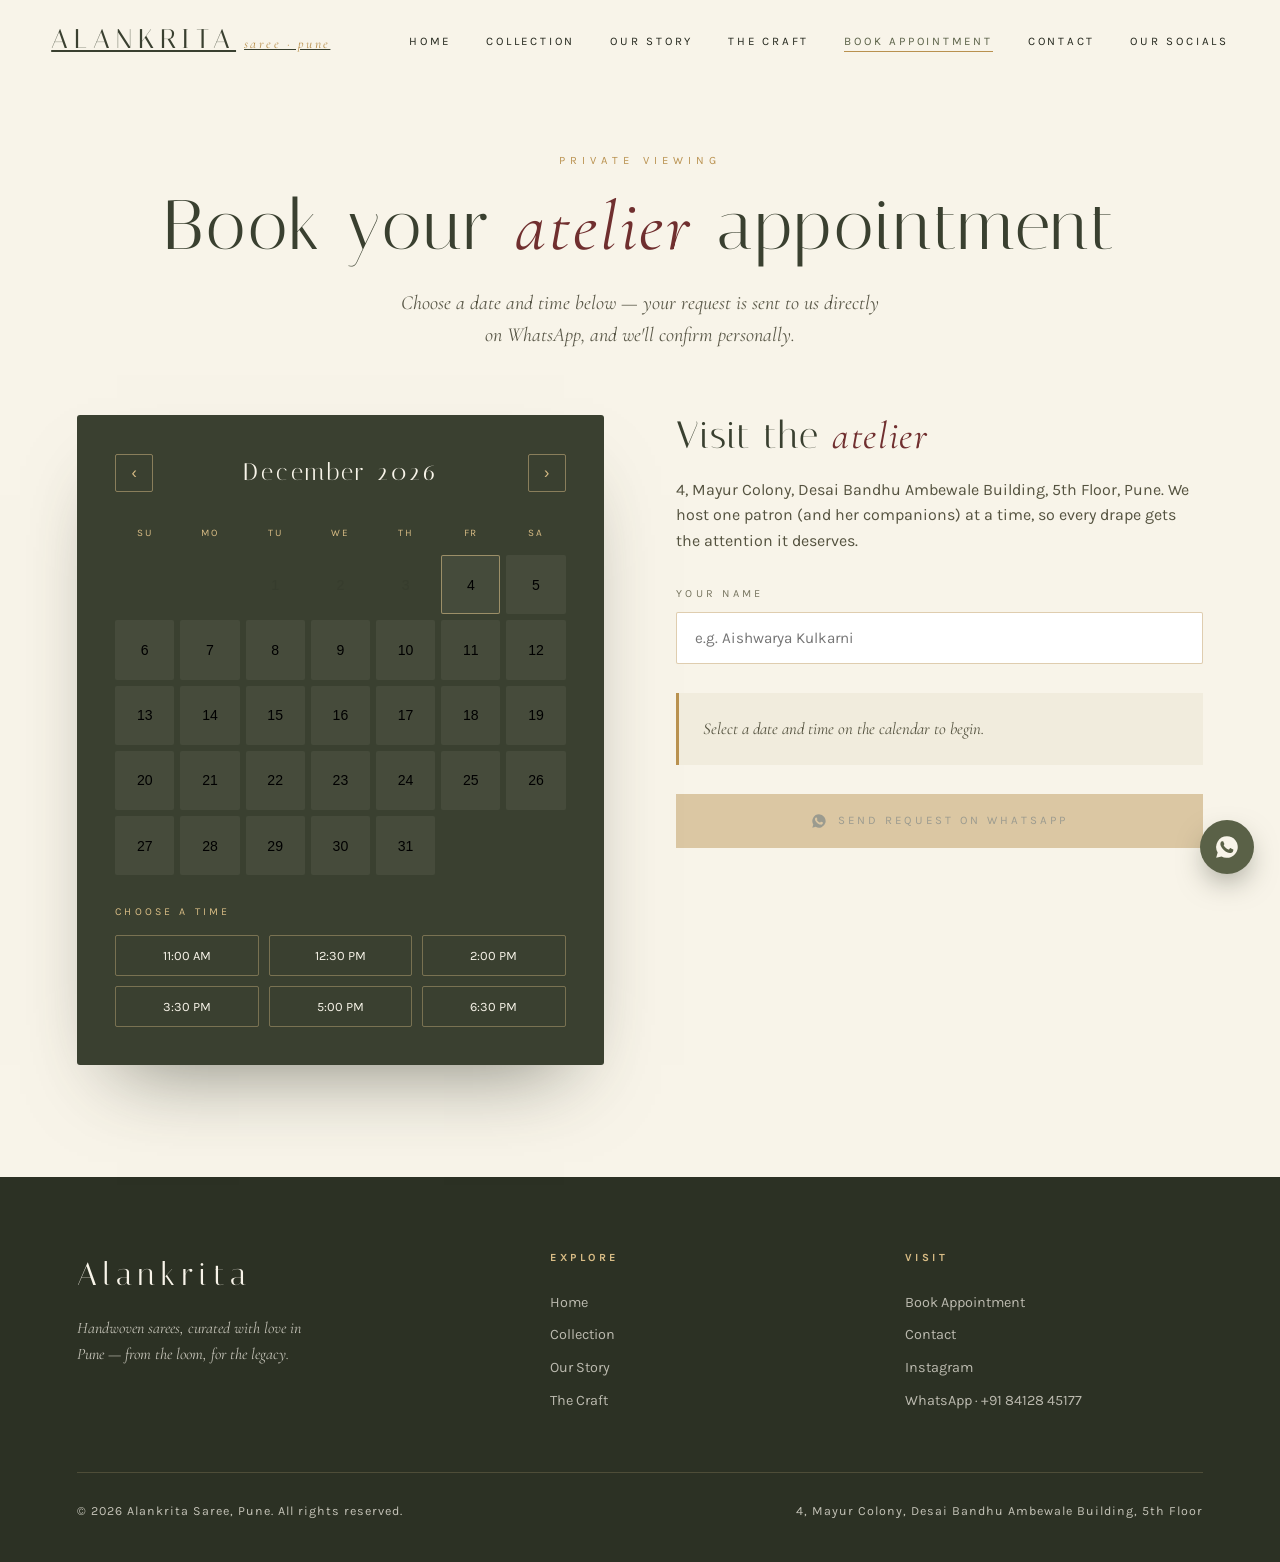
<file: appointment.html>
<!DOCTYPE html>
<html lang="en">
<head>
<script>document.documentElement.className='js';</script>
<meta charset="UTF-8">
<meta name="viewport" content="width=device-width, initial-scale=1.0, viewport-fit=cover">
<meta name="theme-color" content="#2C3124">
<title>Book an Appointment — Alankrita Saree</title>
<link rel="preconnect" href="https://fonts.googleapis.com">
<link rel="preconnect" href="https://fonts.gstatic.com" crossorigin>
<link href="https://fonts.googleapis.com/css2?family=Italiana&family=Cormorant+Garamond:ital,wght@0,400;0,500;1,400;1,500&family=Karla:wght@300;400;500;600&display=swap" rel="stylesheet">
<link rel="stylesheet" href="styles.css">
</head>
<body class="">

<nav id="nav">
  <a class="logo" href="index.html">Alankrita<span>saree · pune</span></a>
  <button class="burger" id="burger" aria-label="Menu"><span></span><span></span><span></span></button>
  <ul class="nav-links" id="navLinks">
    <li><a href="index.html">Home</a></li>
    <li><a href="collection.html">Collection</a></li>
    <li><a href="story.html">Our Story</a></li>
    <li><a href="craft.html">The Craft</a></li>
    <li><a href="appointment.html" class="active">Book Appointment</a></li>
    <li><a href="contact.html">Contact</a></li>
    <li><a href="socials.html">Our Socials</a></li>
  </ul>
</nav>

<main class="page active" id="page-appointment">
<div class="page-head">
    <p class="eyebrow reveal">Private Viewing</p>
    <h2 class="reveal d1">Book your <em>atelier</em> appointment</h2>
    <p class="lede reveal d2">Choose a date and time below — your request is sent to us directly on WhatsApp, and we'll confirm personally.</p>
  </div>
  <section style="padding-top:1rem">
    <div class="appt-wrap">
      <div class="calendar reveal" aria-label="Appointment calendar">
        <div class="cal-head">
          <button class="cal-nav" id="calPrev" aria-label="Previous month">‹</button>
          <h3 id="calTitle">June 2026</h3>
          <button class="cal-nav" id="calNext" aria-label="Next month">›</button>
        </div>
        <div class="cal-grid" id="calGrid"></div>
        <div class="slots">
          <p class="slots-label">Choose a time</p>
          <div class="slot-grid" id="slotGrid"></div>
        </div>
      </div>
      <div class="appt-info reveal d1">
        <h2 style="font-size:clamp(1.8rem,3vw,2.6rem)">Visit the <em>atelier</em></h2>
        <p style="color:#54523f">4, Mayur Colony, Desai Bandhu Ambewale Building, 5th Floor, Pune. We host one patron (and her companions) at a time, so every drape gets the attention it deserves.</p>
        <div class="appt-field">
          <label for="apptName">Your name</label>
          <input type="text" id="apptName" placeholder="e.g. Aishwarya Kulkarni" autocomplete="name">
        </div>
        <div class="appt-summary" id="apptSummary">Select a date and time on the calendar to begin.</div>
        <a class="btn solid appt-confirm" id="apptConfirm" disabled>
          <svg viewBox="0 0 24 24" width="16" height="16" fill="currentColor"><path d="M12 2a10 10 0 0 0-8.6 15.1L2 22l5-1.3A10 10 0 1 0 12 2zm5.5 14.1c-.2.7-1.3 1.3-1.9 1.4-.5.1-1.1.1-1.8-.1-.4-.1-1-.3-1.7-.6-2.9-1.3-4.8-4.2-5-4.4-.1-.2-1.2-1.6-1.2-3s.7-2.1 1-2.4c.2-.3.5-.3.7-.3h.5c.2 0 .4 0 .6.4.2.5.7 1.8.8 1.9.1.1.1.3 0 .5l-.4.6c-.1.2-.3.3-.1.6.2.3.8 1.3 1.7 2.1 1.2 1.1 2.2 1.4 2.5 1.5.3.1.5.1.7-.1l.8-1c.2-.3.4-.2.7-.1l1.9.9c.3.1.5.2.5.3.1.2.1.6-.1 1.2z"/></svg>
          Send Request on WhatsApp
        </a>
      </div>
    </div>
  </section>
</main>

<footer>
  <div class="foot-grid">
    <div>
      <div class="foot-logo">Alankrita</div>
      <p style="font-family:var(--serif);font-style:italic;max-width:32ch">Handwoven sarees, curated with love in Pune — from the loom, for the legacy.</p>
    </div>
    <div>
      <h4>Explore</h4>
      <a href="index.html">Home</a>
      <a href="collection.html">Collection</a>
      <a href="story.html">Our Story</a>
      <a href="craft.html">The Craft</a>
    </div>
    <div>
      <h4>Visit</h4>
      <a href="appointment.html">Book Appointment</a>
      <a href="contact.html">Contact</a>
      <a href="https://www.instagram.com/alankritasaree?igsh=ejkxY3gwem9jM3Mz" target="_blank" rel="noopener">Instagram</a>
      <a href="https://wa.me/918412845177" target="_blank" rel="noopener">WhatsApp · +91 84128 45177</a>
    </div>
  </div>
  <div class="foot-bottom">
    <span>© 2026 Alankrita Saree, Pune. All rights reserved.</span>
    <span>4, Mayur Colony, Desai Bandhu Ambewale Building, 5th Floor</span>
  </div>
</footer>

<a class="wa-float" href="https://wa.me/918412845177?text=Hello%20Alankrita%20Saree!" target="_blank" rel="noopener" aria-label="Chat on WhatsApp">
  <svg viewBox="0 0 24 24"><path d="M12 2a10 10 0 0 0-8.6 15.1L2 22l5-1.3A10 10 0 1 0 12 2zm5.5 14.1c-.2.7-1.3 1.3-1.9 1.4-.5.1-1.1.1-1.8-.1-.4-.1-1-.3-1.7-.6-2.9-1.3-4.8-4.2-5-4.4-.1-.2-1.2-1.6-1.2-3s.7-2.1 1-2.4c.2-.3.5-.3.7-.3h.5c.2 0 .4 0 .6.4.2.5.7 1.8.8 1.9.1.1.1.3 0 .5l-.4.6c-.1.2-.3.3-.1.6.2.3.8 1.3 1.7 2.1 1.2 1.1 2.2 1.4 2.5 1.5.3.1.5.1.7-.1l.8-1c.2-.3.4-.2.7-.1l1.9.9c.3.1.5.2.5.3.1.2.1.6-.1 1.2z"/></svg>
</a>

<script src="script.js"></script>
</body>
</html>
</file>
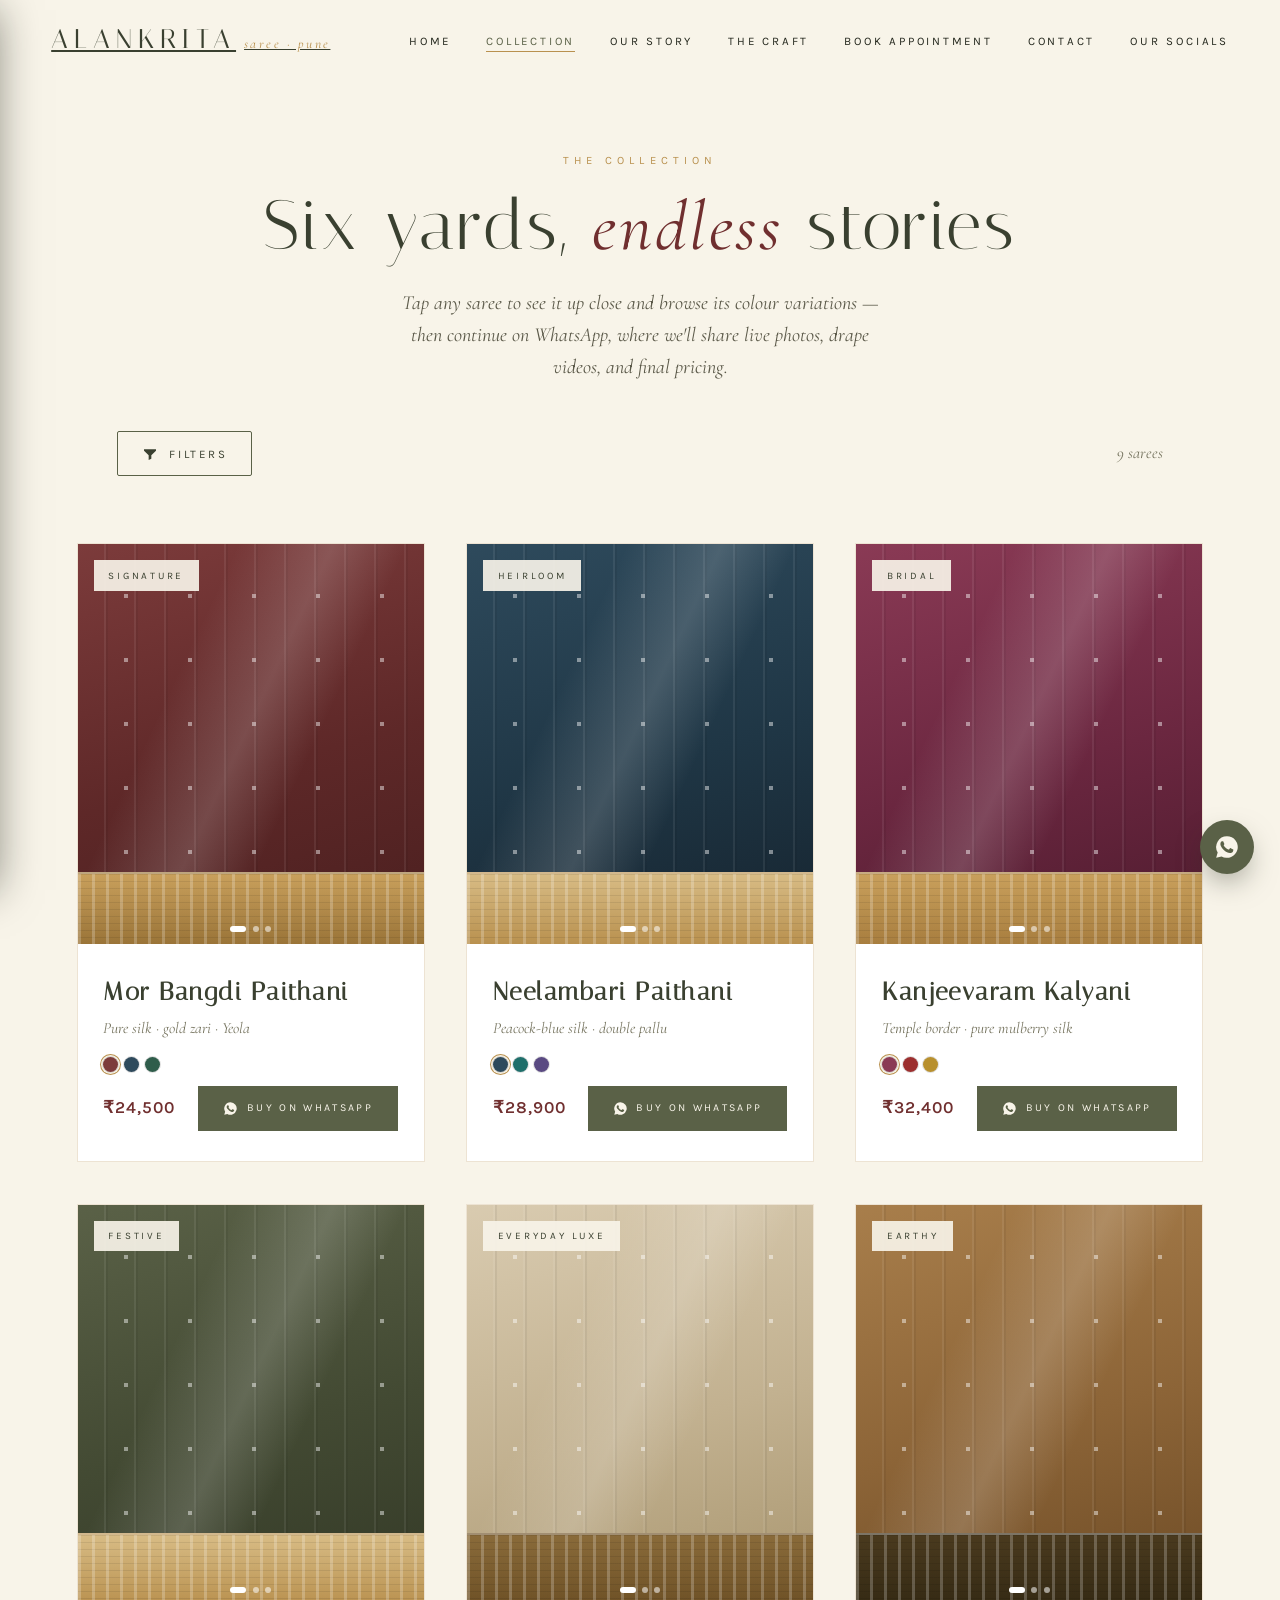
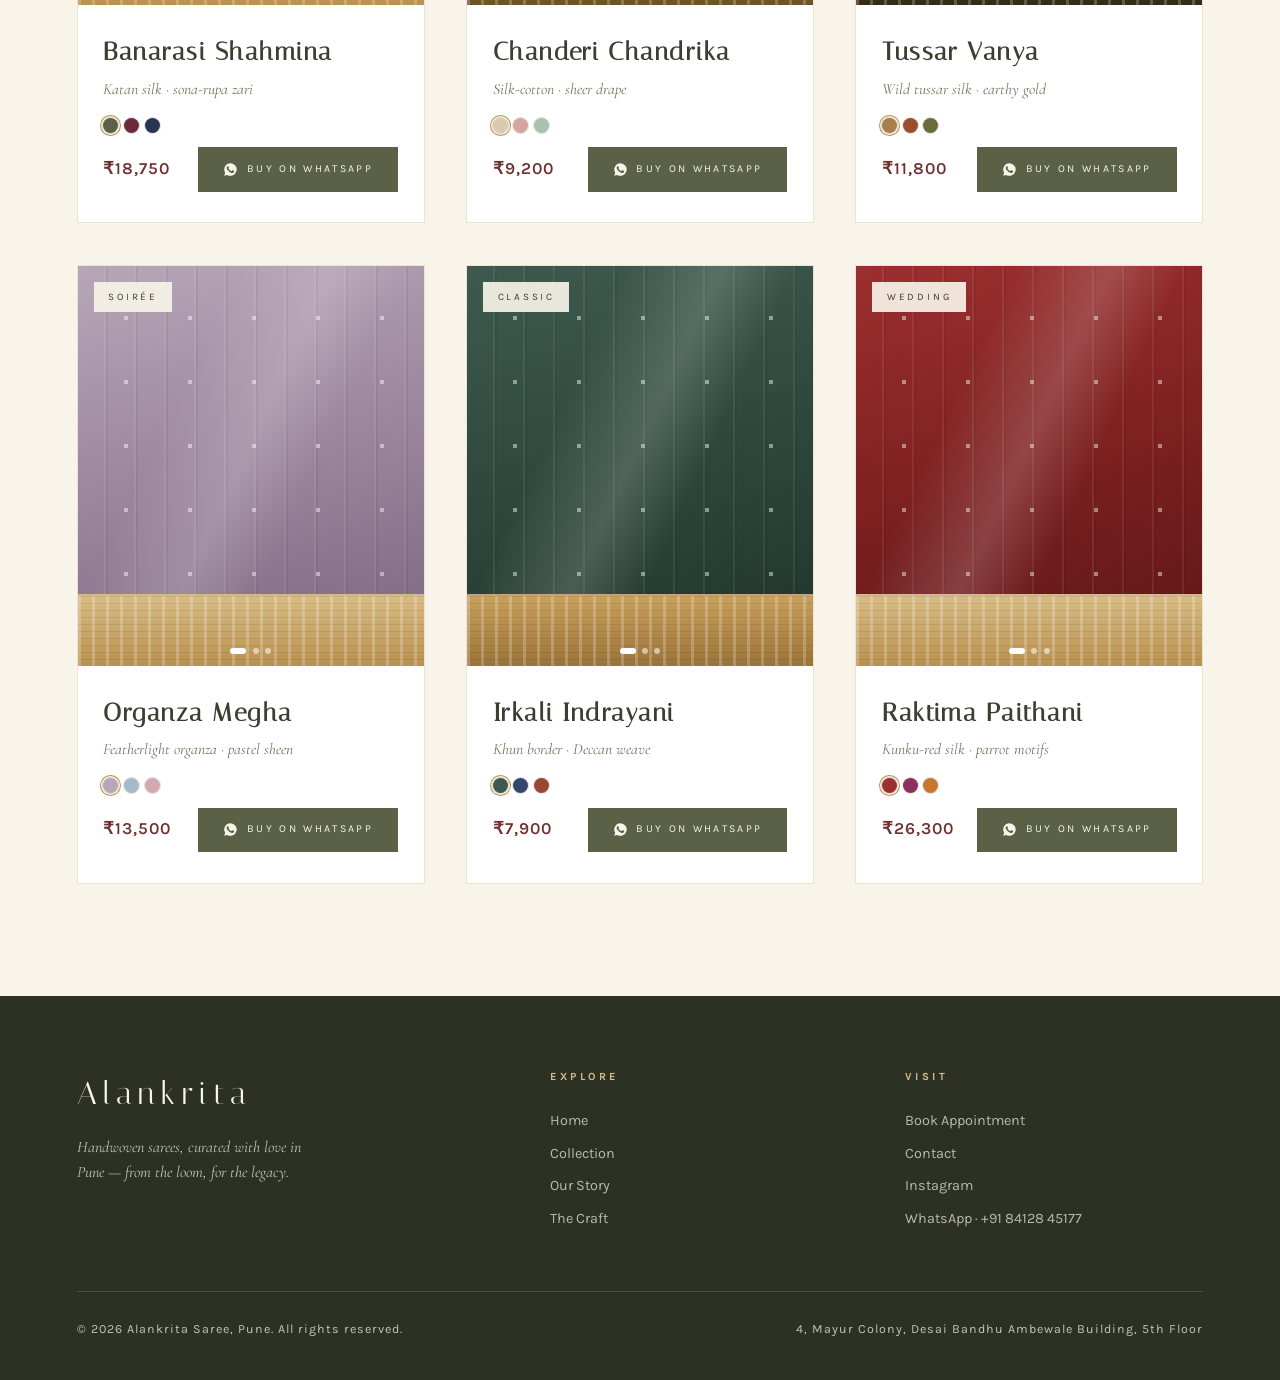
<file: collection.html>
<!DOCTYPE html>
<html lang="en">
<head>
<script>document.documentElement.className='js';</script>
<meta charset="UTF-8">
<meta name="viewport" content="width=device-width, initial-scale=1.0, viewport-fit=cover">
<meta name="theme-color" content="#2C3124">
<title>Collection — Alankrita Saree</title>
<link rel="preconnect" href="https://fonts.googleapis.com">
<link rel="preconnect" href="https://fonts.gstatic.com" crossorigin>
<link href="https://fonts.googleapis.com/css2?family=Italiana&family=Cormorant+Garamond:ital,wght@0,400;0,500;1,400;1,500&family=Karla:wght@300;400;500;600&display=swap" rel="stylesheet">
<!-- shared global theme (nav, footer, cards, modal base, colours, fonts) -->
<link rel="stylesheet" href="styles.css">
<style>
/* ============================================================
   COLLECTION-PAGE ONLY  (slide-in filter + colour variations)
   ============================================================ */
.col-toolbar{display:flex;align-items:center;justify-content:space-between;gap:1rem;flex-wrap:wrap;padding:0 6vw 1.2rem;max-width:1200px;margin:0 auto}
.filter-open-btn{display:inline-flex;align-items:center;gap:.7rem;font-family:var(--body);font-size:.72rem;letter-spacing:.24em;text-transform:uppercase;padding:.85rem 1.5rem;border:1px solid var(--olive);background:transparent;color:var(--olive-deep);cursor:pointer;border-radius:2px;transition:.3s}
.filter-open-btn:hover{background:var(--olive);color:var(--ivory)}
.filter-open-btn svg{width:16px;height:16px;fill:currentColor}
.filter-open-btn .badge{background:var(--gold);color:var(--olive-dark);font-size:.62rem;border-radius:40px;padding:.05rem .5rem;letter-spacing:.04em;font-weight:600;min-width:18px;text-align:center}
.collection-count{font-family:var(--serif);font-style:italic;color:#76745f;font-size:1.02rem;margin:0}

.active-chips{display:flex;flex-wrap:wrap;gap:.5rem;padding:0 6vw 1rem;max-width:1200px;margin:0 auto}
.active-chip{display:inline-flex;align-items:center;gap:.5rem;font-size:.7rem;letter-spacing:.06em;background:var(--ivory-soft);border:1px solid rgba(185,145,79,.4);color:var(--olive-deep);padding:.4rem .8rem;border-radius:40px}
.active-chip button{background:none;border:none;cursor:pointer;color:var(--maroon);font-size:1rem;line-height:1;padding:0}
.clear-all{font-size:.66rem;letter-spacing:.2em;text-transform:uppercase;color:var(--maroon);background:none;border:none;cursor:pointer;text-decoration:underline;align-self:center}

.filter-scrim{position:fixed;inset:0;background:rgba(28,31,20,.55);backdrop-filter:blur(2px);opacity:0;visibility:hidden;transition:opacity .35s var(--ease),visibility 0s linear .35s;z-index:150}
.filter-scrim.open{opacity:1;visibility:visible;transition:opacity .35s var(--ease)}
.filter-panel{position:fixed;top:0;left:0;bottom:0;width:min(380px,86vw);background:var(--ivory);z-index:151;display:flex;flex-direction:column;transform:translateX(-100%);transition:transform .4s var(--ease);box-shadow:6px 0 40px -10px rgba(20,24,14,.5)}
.filter-panel.open{transform:none}
.fp-head{display:flex;align-items:center;justify-content:space-between;padding:1.6rem 1.6rem 1.2rem;border-bottom:1px solid rgba(185,145,79,.35)}
.fp-head h3{font-family:var(--display);font-size:1.5rem;letter-spacing:.12em;color:var(--olive-deep);font-weight:400}
.fp-close{background:none;border:none;font-size:1.8rem;line-height:1;color:var(--olive-deep);cursor:pointer}
.fp-body{flex:1;overflow-y:auto;padding:1.4rem 1.6rem 2rem}
.fp-section{padding:1.3rem 0;border-bottom:1px solid rgba(185,145,79,.25)}
.fp-section:last-child{border-bottom:none}
.fp-section h4{font-size:.66rem;letter-spacing:.3em;text-transform:uppercase;color:var(--gold);margin-bottom:1rem}
.fp-opt{display:flex;align-items:center;gap:.8rem;padding:.5rem 0;cursor:pointer;font-size:.95rem;color:#44432f}
.fp-opt input{appearance:none;-webkit-appearance:none;width:18px;height:18px;border:1.5px solid rgba(90,97,71,.55);border-radius:3px;display:grid;place-content:center;cursor:pointer;transition:.2s}
.fp-opt input:checked{background:var(--olive);border-color:var(--olive)}
.fp-opt input:checked::after{content:'✓';color:var(--ivory);font-size:.7rem}
.fp-opt .ct{margin-left:auto;font-size:.78rem;color:#9a9886}
.range-wrap{padding:.4rem 0}
.range-vals{display:flex;justify-content:space-between;font-size:.85rem;color:var(--olive-deep);margin-bottom:1.1rem;font-weight:500}
.range-track{position:relative;height:34px}
.range-track input[type=range]{position:absolute;width:100%;top:11px;height:3px;background:none;pointer-events:none;-webkit-appearance:none;appearance:none;margin:0}
.range-track input[type=range]::-webkit-slider-thumb{-webkit-appearance:none;pointer-events:auto;width:20px;height:20px;border-radius:50%;background:var(--olive);border:2px solid var(--ivory);box-shadow:0 1px 5px rgba(0,0,0,.3);cursor:pointer}
.range-track input[type=range]::-moz-range-thumb{pointer-events:auto;width:20px;height:20px;border-radius:50%;background:var(--olive);box-shadow:0 1px 5px rgba(0,0,0,.3);cursor:pointer;border:none}
.range-rail{position:absolute;left:0;right:0;top:11px;height:3px;background:rgba(90,97,71,.25);border-radius:3px}
.range-fill{position:absolute;top:11px;height:3px;background:var(--gold);border-radius:3px}
.swatches{display:flex;flex-wrap:wrap;gap:.6rem}
.swatch{width:30px;height:30px;border-radius:50%;cursor:pointer;border:2px solid transparent;outline:1px solid rgba(0,0,0,.12);transition:.2s;position:relative}
.swatch.sel{border-color:var(--olive-deep)}
.swatch.sel::after{content:'✓';position:absolute;inset:0;display:grid;place-content:center;color:#fff;font-size:.8rem;text-shadow:0 0 3px rgba(0,0,0,.6)}
.fp-foot{padding:1.2rem 1.6rem calc(1.4rem + env(safe-area-inset-bottom));border-top:1px solid rgba(185,145,79,.35);display:flex;gap:.8rem}
.fp-foot .btn,.fp-foot .fp-reset{flex:1;justify-content:center}
.fp-reset{font-family:var(--body);font-size:.7rem;letter-spacing:.2em;text-transform:uppercase;background:transparent;border:1px solid rgba(90,97,71,.5);color:var(--olive-deep);padding:.95rem;cursor:pointer;border-radius:2px}

.card-colors{display:flex;gap:.35rem;margin-top:.7rem;align-items:center}
.card-colors span{width:15px;height:15px;border-radius:50%;outline:1px solid rgba(0,0,0,.12)}
.card-colors .more{width:auto;outline:none;font-size:.7rem;color:#9a9886}

.modal-colors{margin:1.4rem 0 .4rem}
.modal-colors .lbl{font-size:.64rem;letter-spacing:.28em;text-transform:uppercase;color:var(--gold);margin-bottom:.7rem}
.modal-colors .row{display:flex;gap:.7rem;flex-wrap:wrap}
.color-opt{display:flex;flex-direction:column;align-items:center;gap:.35rem;cursor:pointer;background:none;border:none;padding:0}
.color-opt .dot{width:34px;height:34px;border-radius:50%;outline:1px solid rgba(0,0,0,.15);border:2px solid transparent;transition:.2s}
.color-opt.sel .dot{border-color:var(--olive-deep);transform:scale(1.05)}
.color-opt .nm{font-size:.66rem;color:#76745f;letter-spacing:.02em}

@media (max-width:760px){
  .collection-count{order:2;width:100%}
  .modal-colors .dot{width:30px;height:30px}
}

/* ===== hover / swipe COLOUR CAROUSEL on each saree card ===== */
/* ===== hover / swipe COLOUR CAROUSEL on each saree card ===== */
.card-cara{position:absolute;inset:0;overflow:hidden;cursor:grab;user-select:none;-webkit-user-select:none;touch-action:pan-y}
.card-cara.dragging{cursor:grabbing}
.card-cara-track{display:flex;flex-wrap:nowrap;width:100%;height:100%;will-change:transform;transition:transform .45s cubic-bezier(.76,0,.24,1)}
.card-cara.dragging .card-cara-track{transition:none}
.card-cara-slide{position:relative;flex:0 0 100%;width:100%;height:100%;overflow:hidden}
.card-cara-slide .saree-visual{position:absolute!important;inset:0!important;width:100%!important;height:100%!important;margin:0!important}
.cara-nav{position:absolute;top:50%;transform:translateY(-50%);z-index:4;width:34px;height:34px;display:grid;place-content:center;padding:0;border:none;border-radius:50%;background:rgba(28,31,20,.42);color:var(--ivory,#F3ECDD);font-size:1.5rem;line-height:1;cursor:pointer;opacity:0;transition:opacity .3s,background .2s;-webkit-backdrop-filter:blur(2px);backdrop-filter:blur(2px)}
.cara-nav.prev{left:10px}
.cara-nav.next{right:10px}
.cara-nav:hover{background:rgba(28,31,20,.72)}
.card-img:hover .cara-nav,.card-img:focus-within .cara-nav{opacity:1}
.cara-dots{position:absolute;left:0;right:0;bottom:12px;z-index:4;display:flex;justify-content:center;gap:.4rem;pointer-events:none}
.cara-dots span{width:6px;height:6px;border-radius:50%;background:rgba(255,255,255,.55);transition:.25s}
.cara-dots span.on{background:#fff;width:16px;border-radius:4px}
.card-cara-name{position:absolute;left:0;right:0;top:14px;z-index:4;text-align:center;color:#fff;font-family:var(--body);font-size:.6rem;letter-spacing:.24em;text-transform:uppercase;opacity:0;transition:opacity .3s;text-shadow:0 1px 6px rgba(0,0,0,.55);pointer-events:none}
.card-img:hover .card-cara-name,.card-img:focus-within .card-cara-name{opacity:1}
.card-colors span[data-ci]{cursor:pointer;transition:.2s}
.card-colors span.sel{box-shadow:0 0 0 2px var(--ivory,#F3ECDD),0 0 0 3px var(--gold,#C9A05C)}
@media (hover:none){ .cara-nav{display:none} .card-cara-name{opacity:1} }
</style>
</head>
<body class="">

<nav id="nav">
  <a class="logo" href="index.html">Alankrita<span>saree · pune</span></a>
  <button class="burger" id="burger" aria-label="Menu"><span></span><span></span><span></span></button>
  <ul class="nav-links" id="navLinks">
    <li><a href="index.html">Home</a></li>
    <li><a href="collection.html" class="active">Collection</a></li>
    <li><a href="story.html">Our Story</a></li>
    <li><a href="craft.html">The Craft</a></li>
    <li><a href="appointment.html">Book Appointment</a></li>
    <li><a href="contact.html">Contact</a></li>
    <li><a href="socials.html">Our Socials</a></li>
  </ul>
</nav>

<main class="page active" id="page-collection">
  <div class="page-head">
    <p class="eyebrow reveal">The Collection</p>
    <h2 class="reveal d1">Six yards, <em>endless</em> stories</h2>
    <p class="lede reveal d2">Tap any saree to see it up close and browse its colour variations — then continue on WhatsApp, where we'll share live photos, drape videos, and final pricing.</p>
  </div>

  <div class="col-toolbar reveal">
    <button class="filter-open-btn" id="openFilters">
      <svg viewBox="0 0 24 24"><path d="M3 5h18v2l-7 7v5l-4 2v-7L3 7z"/></svg>
      Filters <span class="badge" id="filterBadge" style="display:none">0</span>
    </button>
    <p class="collection-count" id="collectionCount"></p>
  </div>
  <div class="active-chips" id="activeChips"></div>

  <div class="collection-grid" id="collectionGrid"></div>
</main>

<!-- slide-in filter panel -->
<div class="filter-scrim" id="filterScrim"></div>
<aside class="filter-panel" id="filterPanel" aria-label="Filters">
  <div class="fp-head">
    <h3>Filters</h3>
    <button class="fp-close" id="closeFilters" aria-label="Close filters">&times;</button>
  </div>
  <div class="fp-body" id="fpBody"></div>
  <div class="fp-foot">
    <button class="fp-reset" id="resetFilters">Reset</button>
    <button class="btn solid" id="applyFilters" style="border:none">Show <span id="applyCount"></span></button>
  </div>
</aside>

<footer>
  <div class="foot-grid">
    <div>
      <div class="foot-logo">Alankrita</div>
      <p style="font-family:var(--serif);font-style:italic;max-width:32ch">Handwoven sarees, curated with love in Pune — from the loom, for the legacy.</p>
    </div>
    <div>
      <h4>Explore</h4>
      <a href="index.html">Home</a>
      <a href="collection.html">Collection</a>
      <a href="story.html">Our Story</a>
      <a href="craft.html">The Craft</a>
    </div>
    <div>
      <h4>Visit</h4>
      <a href="appointment.html">Book Appointment</a>
      <a href="contact.html">Contact</a>
      <a href="https://www.instagram.com/alankritasaree?igsh=ejkxY3gwem9jM3Mz" target="_blank" rel="noopener">Instagram</a>
      <a href="https://wa.me/918412845177" target="_blank" rel="noopener">WhatsApp · +91 84128 45177</a>
    </div>
  </div>
  <div class="foot-bottom">
    <span>© 2026 Alankrita Saree, Pune. All rights reserved.</span>
    <span>4, Mayur Colony, Desai Bandhu Ambewale Building, 5th Floor</span>
  </div>
</footer>

<a class="wa-float" href="https://wa.me/918412845177?text=Hello%20Alankrita%20Saree!" target="_blank" rel="noopener" aria-label="Chat on WhatsApp">
  <svg viewBox="0 0 24 24"><path d="M12 2a10 10 0 0 0-8.6 15.1L2 22l5-1.3A10 10 0 1 0 12 2zm5.5 14.1c-.2.7-1.3 1.3-1.9 1.4-.5.1-1.1.1-1.8-.1-.4-.1-1-.3-1.7-.6-2.9-1.3-4.8-4.2-5-4.4-.1-.2-1.2-1.6-1.2-3s.7-2.1 1-2.4c.2-.3.5-.3.7-.3h.5c.2 0 .4 0 .6.4.2.5.7 1.8.8 1.9.1.1.1.3 0 .5l-.4.6c-.1.2-.3.3-.1.6.2.3.8 1.3 1.7 2.1 1.2 1.1 2.2 1.4 2.5 1.5.3.1.5.1.7-.1l.8-1c.2-.3.4-.2.7-.1l1.9.9c.3.1.5.2.5.3.1.2.1.6-.1 1.2z"/></svg>
</a>

<script>
(function(){
  'use strict';
  const WA='918412845177';
  const WA_SVG='<svg viewBox="0 0 24 24"><path d="M12 2a10 10 0 0 0-8.6 15.1L2 22l5-1.3A10 10 0 1 0 12 2zm5.5 14.1c-.2.7-1.3 1.3-1.9 1.4-.5.1-1.1.1-1.8-.1-.4-.1-1-.3-1.7-.6-2.9-1.3-4.8-4.2-5-4.4-.1-.2-1.2-1.6-1.2-3s.7-2.1 1-2.4c.2-.3.5-.3.7-.3h.5c.2 0 .4 0 .6.4.2.5.7 1.8.8 1.9.1.1.1.3 0 .5l-.4.6c-.1.2-.3.3-.1.6.2.3.8 1.3 1.7 2.1 1.2 1.1 2.2 1.4 2.5 1.5.3.1.5.1.7-.1l.8-1c.2-.3.4-.2.7-.1l1.9.9c.3.1.5.2.5.3.1.2.1.6-.1 1.2z"/></svg>';

  /* ---------- nav + mobile menu (inlined, self-contained) ---------- */
  const nav=document.getElementById('nav'), burger=document.getElementById('burger'), navLinks=document.getElementById('navLinks');
  burger.addEventListener('click',()=>{ navLinks.classList.toggle('open'); burger.classList.toggle('open'); });
  navLinks.querySelectorAll('a').forEach(a=>a.addEventListener('click',()=>{ navLinks.classList.remove('open'); burger.classList.remove('open'); }));
  window.addEventListener('scroll',()=>nav.classList.toggle('scrolled',window.scrollY>40),{passive:true});
  nav.classList.toggle('scrolled',window.scrollY>40);

  /* ---------- reveal-in helper (inlined) ---------- */
  const ro=new IntersectionObserver(es=>es.forEach(e=>{if(e.isIntersecting){e.target.classList.add('in');ro.unobserve(e.target);}}),{threshold:0.01,rootMargin:'0px 0px -8% 0px'});
  function reveal(){ const vh=innerHeight||800; document.querySelectorAll('.reveal:not(.in)').forEach(el=>{ if(el.getBoundingClientRect().top<vh*0.92) el.classList.add('in'); else ro.observe(el); }); }

  const silk=(b1,b2,b3,d1,d2)=>({body:`linear-gradient(165deg,${b1},${b2} 55%,${b3})`,border:`linear-gradient(180deg,${d1},${d2})`});

  const sarees=[
    {name:'Mor Bangdi Paithani',fabric:'Paithani',occasion:'Bridal',priceVal:24500,blurb:'Pure silk · gold zari · Yeola',tag:'Signature',
     desc:'A regal Yeola Paithani, its pallu crowned with the iconic mor-bangdi (peacock-bangle) motif woven entirely in pure gold zari. A bridal heirloom in every sense.',
     colors:[{name:'Maroon',hex:'#7C3B3B',...silk('#7C3B3B','#5E2828','#4A1F1F','#C9A05C','#9A7438')},{name:'Royal Blue',hex:'#2E4A5C',...silk('#2E4A5C','#1F3645','#16242F','#D8BC85','#B9914F')},{name:'Emerald',hex:'#2F5D4B',...silk('#2F5D4B','#214636','#163024','#D8BC85','#B9914F')}]},
    {name:'Neelambari Paithani',fabric:'Paithani',occasion:'Festive',priceVal:28900,blurb:'Peacock-blue silk · double pallu',tag:'Heirloom',
     desc:'Peacock-blue mulberry silk with a rare double pallu, hand-woven over months. The zari border catches light from every angle — made for festive evenings.',
     colors:[{name:'Peacock Blue',hex:'#2E4A5C',...silk('#2E4A5C','#1F3645','#16242F','#D8BC85','#B9914F')},{name:'Teal',hex:'#1F6F6B',...silk('#1F6F6B','#155350','#0E3A38','#D8BC85','#B9914F')},{name:'Violet',hex:'#5A4A82',...silk('#5A4A82','#433763','#2F2747','#D8BC85','#B9914F')}]},
    {name:'Kanjeevaram Kalyani',fabric:'Kanjeevaram',occasion:'Bridal',priceVal:32400,blurb:'Temple border · pure mulberry silk',tag:'Bridal',
     desc:'A South-Indian temple-border Kanjeevaram in rich plum, woven from pure mulberry silk with a contrast korvai border. The quintessential South Indian bridal drape.',
     colors:[{name:'Plum',hex:'#8A3A55',...silk('#8A3A55','#6B2740','#4E1B2E','#C9A05C','#A87E3F')},{name:'Kunku Red',hex:'#9C2F2F',...silk('#9C2F2F','#7A1F1F','#5C1616','#D8BC85','#B9914F')},{name:'Mustard',hex:'#B8902E',...silk('#B8902E','#977322','#6E5318','#3E2F12','#2A2010')}]},
    {name:'Banarasi Shahmina',fabric:'Banarasi',occasion:'Festive',priceVal:18750,blurb:'Katan silk · sona-rupa zari',tag:'Festive',
     desc:'Olive-green Katan silk from Varanasi, brocaded with sona-rupa (gold-silver) zari jaal. Light enough to drape all evening, opulent enough for any celebration.',
     colors:[{name:'Olive',hex:'#5A6147',...silk('#5A6147','#434A33','#343A27','#D8BC85','#B9914F')},{name:'Wine',hex:'#6E2A3A',...silk('#6E2A3A','#54202C','#3C1620','#D8BC85','#B9914F')},{name:'Ink Blue',hex:'#27364F',...silk('#27364F','#1C283B','#121A29','#D8BC85','#B9914F')}]},
    {name:'Chanderi Chandrika',fabric:'Chanderi',occasion:'Everyday',priceVal:9200,blurb:'Silk-cotton · sheer drape',tag:'Everyday Luxe',
     desc:'A whisper-light Chanderi silk-cotton in warm ivory, with a fine sheer body and delicate zari buti. Effortless luxury for daytime gatherings and quiet Sundays.',
     colors:[{name:'Ivory',hex:'#D9CBB0',...silk('#D9CBB0','#C2B190','#A9966F','#8A6B3A','#6E5126')},{name:'Rose',hex:'#D5A6A0',...silk('#D5A6A0','#BE8B85','#A06F69','#8A6B3A','#6E5126')},{name:'Mint',hex:'#A9C2AE',...silk('#A9C2AE','#90AA96','#74907B','#8A6B3A','#6E5126')}]},
    {name:'Tussar Vanya',fabric:'Tussar',occasion:'Everyday',priceVal:11800,blurb:'Wild tussar silk · earthy gold',tag:'Earthy',
     desc:'Wild tussar silk with its natural golden slub texture and an earthy hand-block border. Grounded, organic, and quietly elegant for everyday wear.',
     colors:[{name:'Honey',hex:'#A87E4B',...silk('#A87E4B','#8C6437','#6E4C26','#4A3A1E','#352A14')},{name:'Rust',hex:'#9A4E2E',...silk('#9A4E2E','#7C3D22','#5C2C18','#3E2614','#2A1A0E')},{name:'Moss',hex:'#6B6B3A',...silk('#6B6B3A','#52522C','#3A3A1E','#2C2410','#1E180A')}]},
    {name:'Organza Megha',fabric:'Organza',occasion:'Festive',priceVal:13500,blurb:'Featherlight organza · pastel sheen',tag:'Soirée',
     desc:'Featherlight organza in a misty lilac, with a soft pearlescent sheen and zari-edged pallu. The drape of choice for cocktail soirées and receptions.',
     colors:[{name:'Lilac',hex:'#B7A6B8',...silk('#B7A6B8','#988199','#7B6680','#D8BC85','#B9914F')},{name:'Sky',hex:'#A6BBC8',...silk('#A6BBC8','#869FB0','#6C8696','#D8BC85','#B9914F')},{name:'Blush',hex:'#D2A9B0',...silk('#D2A9B0','#B98D95','#9E727B','#D8BC85','#B9914F')}]},
    {name:'Irkali Indrayani',fabric:'Cotton',occasion:'Everyday',priceVal:7900,blurb:'Khun border · Deccan weave',tag:'Classic',
     desc:'A classic Deccan handloom in deep forest green with a traditional Khun border. Breathable, durable, and timeless — a true everyday Maharashtrian weave.',
     colors:[{name:'Forest',hex:'#3E5A4F',...silk('#3E5A4F','#2C453B','#1F332B','#C9A05C','#9A7438')},{name:'Indigo',hex:'#34466B',...silk('#34466B','#283651','#1B2539','#C9A05C','#9A7438')},{name:'Brick',hex:'#9A4733',...silk('#9A4733','#7A3627','#5A271C','#C9A05C','#9A7438')}]},
    {name:'Raktima Paithani',fabric:'Paithani',occasion:'Bridal',priceVal:26300,blurb:'Kunku-red silk · parrot motifs',tag:'Wedding',
     desc:'Kunku-red pure silk Paithani scattered with woven popat (parrot) motifs and a gleaming gold pallu. The auspicious bridal red, reimagined as an heirloom.',
     colors:[{name:'Kunku Red',hex:'#9C2F2F',...silk('#9C2F2F','#7A1F1F','#5C1616','#D8BC85','#B9914F')},{name:'Magenta',hex:'#8E2E5C',...silk('#8E2E5C','#6E2347','#501934','#D8BC85','#B9914F')},{name:'Saffron',hex:'#C8762E',...silk('#C8762E','#A35E22','#7A4618','#3E2F12','#2A2010')}]}
  ];

  const rupee=n=>'₹'+n.toLocaleString('en-IN');
  const visualHTML=(c,extra='')=>`<div class="saree-visual${extra}"><div class="body" style="background:${c.body}"></div><div class="pleats"></div><div class="buti"></div><div class="sheen"></div><div class="border" style="background:${c.border}"></div></div>`;
  const waLink=(s,c)=>{const m=encodeURIComponent(`Hello Alankrita Saree! I would like to buy the "${s.name}" in ${c.name} (${s.fabric} · ${s.occasion}) listed at ${rupee(s.priceVal)}. Please share details and availability.`);return `https://wa.me/${WA}?text=${m}`;};

  const fabrics=[...new Set(sarees.map(s=>s.fabric))];
  const occasions=['Bridal','Festive','Everyday'];
  const colorMap={}; sarees.forEach(s=>s.colors.forEach(c=>{if(!colorMap[c.name])colorMap[c.name]=c.hex;}));
  const colorNames=Object.keys(colorMap);
  const PMIN=Math.min(...sarees.map(s=>s.priceVal)), PMAX=Math.max(...sarees.map(s=>s.priceVal));

  const mk=s=>({fabric:new Set(s.fabric),occasion:new Set(s.occasion),color:new Set(s.color),min:s.min,max:s.max});
  let state={fabric:new Set(),occasion:new Set(),color:new Set(),min:PMIN,max:PMAX};
  let draft=mk(state);

  const fpBody=document.getElementById('fpBody');
  function checkSection(title,key,values,counter){
    const sec=document.createElement('div'); sec.className='fp-section'; sec.innerHTML=`<h4>${title}</h4>`;
    values.forEach(v=>{
      const lab=document.createElement('label'); lab.className='fp-opt';
      lab.innerHTML=`<input type="checkbox" ${draft[key].has(v)?'checked':''}><span>${v}</span><span class="ct">${counter(v)}</span>`;
      lab.querySelector('input').onchange=e=>{ e.target.checked?draft[key].add(v):draft[key].delete(v); updateApply(); };
      sec.appendChild(lab);
    });
    return sec;
  }
  function buildPanel(){
    fpBody.innerHTML='';
    fpBody.appendChild(checkSection('Fabric','fabric',fabrics,v=>sarees.filter(s=>s.fabric===v).length));
    fpBody.appendChild(checkSection('Occasion','occasion',occasions,v=>sarees.filter(s=>s.occasion===v).length));
    const cs=document.createElement('div'); cs.className='fp-section'; cs.innerHTML='<h4>Colour</h4>';
    const sw=document.createElement('div'); sw.className='swatches';
    colorNames.forEach(name=>{ const b=document.createElement('button'); b.type='button'; b.className='swatch'+(draft.color.has(name)?' sel':''); b.style.background=colorMap[name]; b.title=name; b.setAttribute('aria-label',name);
      b.onclick=()=>{ draft.color.has(name)?draft.color.delete(name):draft.color.add(name); b.classList.toggle('sel'); updateApply(); }; sw.appendChild(b); });
    cs.appendChild(sw); fpBody.appendChild(cs);
    const ps=document.createElement('div'); ps.className='fp-section';
    ps.innerHTML=`<h4>Price</h4><div class="range-wrap"><div class="range-vals"><span id="rvMin"></span><span id="rvMax"></span></div><div class="range-track"><div class="range-rail"></div><div class="range-fill" id="rangeFill"></div><input type="range" id="rMin" min="${PMIN}" max="${PMAX}" step="100" value="${draft.min}"><input type="range" id="rMax" min="${PMIN}" max="${PMAX}" step="100" value="${draft.max}"></div></div>`;
    fpBody.appendChild(ps);
    const rMin=ps.querySelector('#rMin'), rMax=ps.querySelector('#rMax');
    const sync=()=>{ let lo=+rMin.value,hi=+rMax.value; if(lo>hi-500){ if(document.activeElement===rMin) rMin.value=hi-500; else rMax.value=lo+500; } draft.min=+rMin.value; draft.max=+rMax.value; paintRange(); updateApply(); };
    rMin.oninput=sync; rMax.oninput=sync; paintRange();
  }
  function paintRange(){ const fill=document.getElementById('rangeFill'); const span=PMAX-PMIN; fill.style.left=((draft.min-PMIN)/span*100)+'%'; fill.style.right=(100-(draft.max-PMIN)/span*100)+'%'; document.getElementById('rvMin').textContent=rupee(draft.min); document.getElementById('rvMax').textContent=rupee(draft.max)+(draft.max===PMAX?'+':''); }

  function matches(s,f){
    if(f.fabric.size && !f.fabric.has(s.fabric)) return false;
    if(f.occasion.size && !f.occasion.has(s.occasion)) return false;
    if(f.color.size && !s.colors.some(c=>f.color.has(c.name))) return false;
    if(s.priceVal<f.min || s.priceVal>f.max) return false;
    return true;
  }
  const countWith=f=>sarees.filter(s=>matches(s,f)).length;

  /* ---------- per-card colour carousel (hover / swipe / arrows) ---------- */
  function setupCara(card,s){
    const wrap=card.querySelector('.card-img');
    const cara=wrap&&wrap.querySelector('.card-cara');
    const n=s.colors.length;
    let dragged=false;
    card._ci=0;
    if(!cara||n<2) return ()=>false;
    const track=cara.querySelector('.card-cara-track');
    const navDots=[...wrap.querySelectorAll('.cara-dots span')];
    const nameEl=wrap.querySelector('.card-cara-name');
    const lowDots=[...card.querySelectorAll('.card-colors span[data-ci]')];
    const buy=card.querySelector('.buy-btn');
    let idx=0;
    function update(){
      track.style.transform='translateX('+(-idx*100)+'%)';
      navDots.forEach((d,j)=>d.classList.toggle('on',j===idx));
      lowDots.forEach((d,j)=>d.classList.toggle('sel',j===idx));
      if(nameEl) nameEl.textContent=s.colors[idx].name;
      if(buy) buy.href=waLink(s,s.colors[idx]);
      card._ci=idx;
    }
    function go(i){ idx=(i+n)%n; update(); }
    const prev=wrap.querySelector('.cara-nav.prev'), next=wrap.querySelector('.cara-nav.next');
    prev&&prev.addEventListener('click',e=>{e.stopPropagation();go(idx-1);});
    next&&next.addEventListener('click',e=>{e.stopPropagation();go(idx+1);});
    lowDots.forEach((d,j)=>d.addEventListener('click',e=>{e.stopPropagation();go(j);}));
    let sx=0,sy=0,dx=0,active=false,lock=0;   // lock: 0 undecided · 1 horizontal · 2 vertical
    function onMove(e){
      dx=e.clientX-sx; const dy=e.clientY-sy;
      if(lock===0){
        if(Math.abs(dx)>8&&Math.abs(dx)>=Math.abs(dy)){ lock=1; dragged=true; cara.classList.add('dragging'); }
        else if(Math.abs(dy)>8){ lock=2; finish(); return; }
        else return;
      }
      if(lock===1){ if(e.cancelable)e.preventDefault(); track.style.transform='translateX(calc('+(-idx*100)+'% + '+dx+'px))'; }
    }
    function finish(){
      window.removeEventListener('pointermove',onMove);
      window.removeEventListener('pointerup',finish);
      window.removeEventListener('pointercancel',finish);
      if(active&&lock===1){
        cara.classList.remove('dragging');
        const w=cara.offsetWidth||1, th=Math.min(60,w*0.2);
        if(dx<=-th) idx=(idx+1)%n; else if(dx>=th) idx=(idx-1+n)%n;
        update();
      }
      active=false; lock=0;
      setTimeout(()=>{dragged=false;},50);
    }
    cara.addEventListener('pointerdown',e=>{
      if(e.button&&e.button!==0) return;
      active=true; lock=0; dx=0; sx=e.clientX; sy=e.clientY;
      window.addEventListener('pointermove',onMove,{passive:false});
      window.addEventListener('pointerup',finish);
      window.addEventListener('pointercancel',finish);
    });
    return ()=>dragged;
  }

  const grid=document.getElementById('collectionGrid'), countEl=document.getElementById('collectionCount');
  function render(){
    grid.innerHTML='';
    const shown=sarees.filter(s=>matches(s,state));
    countEl.textContent=shown.length+(shown.length===1?' saree':' sarees');
    if(!shown.length){ grid.innerHTML='<p style="grid-column:1/-1;text-align:center;font-family:var(--serif);font-style:italic;font-size:1.2rem;color:#76745f;padding:3rem 0">No sarees match these filters — try widening your selection.</p>'; return; }
    shown.forEach((s,i)=>{
      const idx=sarees.indexOf(s);
      const multi=s.colors.length>1;
      const dots=s.colors.slice(0,4).map((c,j)=>`<span class="${j===0?'sel':''}" style="background:${c.hex}" data-ci="${j}"></span>`).join('')+(s.colors.length>4?`<span class="more">+${s.colors.length-4}</span>`:'');
      const slides=s.colors.map(c=>`<div class="card-cara-slide">${visualHTML(c)}</div>`).join('');
      const caraNav=multi?`<button class="cara-nav prev" type="button" aria-label="Previous colour">‹</button><button class="cara-nav next" type="button" aria-label="Next colour">›</button>`:'';
      const caraName=multi?`<span class="card-cara-name">${s.colors[0].name}</span>`:'';
      const caraDots=multi?`<div class="cara-dots">${s.colors.map((c,j)=>`<span class="${j===0?'on':''}"></span>`).join('')}</div>`:'';
      const card=document.createElement('div'); card.className='card reveal'+(i%3===1?' d1':i%3===2?' d2':''); card.setAttribute('role','button'); card.tabIndex=0; card.setAttribute('aria-label','View '+s.name);
      card.innerHTML=`<div class="card-img parallax-frame"><span class="card-tag">${s.tag}</span><div class="card-cara"><div class="card-cara-track">${slides}</div></div>${caraNav}${caraName}${caraDots}<span class="card-view">View details</span></div>
        <div class="card-body"><h3>${s.name}</h3><p class="card-fabric">${s.blurb}</p><div class="card-colors">${dots}</div>
        <div class="card-foot" style="margin-top:.9rem"><span class="price">${rupee(s.priceVal)}</span><a class="buy-btn" href="${waLink(s,s.colors[0])}" target="_blank" rel="noopener">${WA_SVG} Buy on WhatsApp</a></div></div>`;
      const isDragged=setupCara(card,s);
      card.addEventListener('click',e=>{ if(e.target.closest('.buy-btn'))return; if(e.target.closest('.cara-nav'))return; if(e.target.closest('.card-colors span'))return; if(isDragged())return; openModal(idx,card._ci||0); });
      card.addEventListener('keydown',e=>{ if(e.key==='Enter'||e.key===' '){ e.preventDefault(); openModal(idx,card._ci||0);} });
      grid.appendChild(card);
    });
    reveal();
  }

  const chipBar=document.getElementById('activeChips'), badge=document.getElementById('filterBadge');
  const activeCount=()=>state.fabric.size+state.occasion.size+state.color.size+((state.min>PMIN||state.max<PMAX)?1:0);
  function renderChips(){
    chipBar.innerHTML='';
    const add=(label,rm)=>{ const c=document.createElement('span'); c.className='active-chip'; c.textContent=label; const x=document.createElement('button'); x.innerHTML='&times;'; x.onclick=rm; c.appendChild(x); chipBar.appendChild(c); };
    state.fabric.forEach(v=>add(v,()=>{state.fabric.delete(v);commit();}));
    state.occasion.forEach(v=>add(v,()=>{state.occasion.delete(v);commit();}));
    state.color.forEach(v=>add('● '+v,()=>{state.color.delete(v);commit();}));
    if(state.min>PMIN||state.max<PMAX) add(`${rupee(state.min)}–${rupee(state.max)}`,()=>{state.min=PMIN;state.max=PMAX;commit();});
    if(activeCount()){ const ca=document.createElement('button'); ca.className='clear-all'; ca.textContent='Clear all'; ca.onclick=()=>{ state={fabric:new Set(),occasion:new Set(),color:new Set(),min:PMIN,max:PMAX}; commit(); }; chipBar.appendChild(ca); }
    const n=activeCount(); badge.style.display=n?'inline-block':'none'; badge.textContent=n;
  }
  function commit(){ renderChips(); render(); }

  const scrim=document.getElementById('filterScrim'), panel=document.getElementById('filterPanel');
  const openPanel=()=>{ draft=mk(state); buildPanel(); updateApply(); scrim.classList.add('open'); panel.classList.add('open'); document.body.style.overflow='hidden'; };
  const closePanel=()=>{ scrim.classList.remove('open'); panel.classList.remove('open'); if(!modalOpen()) document.body.style.overflow=''; };
  const updateApply=()=>{ document.getElementById('applyCount').textContent='('+countWith(draft)+')'; };
  document.getElementById('openFilters').onclick=openPanel;
  document.getElementById('closeFilters').onclick=closePanel;
  scrim.onclick=closePanel;
  document.getElementById('applyFilters').onclick=()=>{ state=mk(draft); commit(); closePanel(); };
  document.getElementById('resetFilters').onclick=()=>{ draft={fabric:new Set(),occasion:new Set(),color:new Set(),min:PMIN,max:PMAX}; buildPanel(); updateApply(); };

  /* ---------- detail modal with colour variations ---------- */
  let modal;
  const modalOpen=()=>modal&&modal.classList.contains('open');
  function openModal(idx,startColor){
    const s=sarees[idx]; let sel=Math.min(Math.max(startColor||0,0),s.colors.length-1);
    if(!modal){
      modal=document.createElement('div'); modal.id='sareeModal'; modal.className='modal';
      modal.innerHTML=`<div class="modal-backdrop" data-close></div>
        <div class="modal-card" role="dialog" aria-modal="true">
          <button class="modal-close" aria-label="Close" data-close>&times;</button>
          <div class="modal-img parallax-frame"><span class="modal-tag"></span><div class="mvis"></div></div>
          <div class="modal-info">
            <p class="modal-meta"></p><h3 class="modal-name"></h3><p class="modal-price"></p><p class="modal-desc"></p>
            <div class="modal-colors"><p class="lbl">Colour <span class="cur" style="text-transform:none;letter-spacing:0;color:#54523f"></span></p><div class="row"></div></div>
            <div class="modal-specs"></div>
            <a class="btn solid modal-buy" target="_blank" rel="noopener"></a>
            <p class="modal-note">Your selected colour is sent with the WhatsApp enquiry — we'll share live photos &amp; final pricing.</p>
          </div></div>`;
      document.body.appendChild(modal);
      modal.querySelectorAll('[data-close]').forEach(el=>el.onclick=closeModal);
    }
    const paint=()=>{
      const c=s.colors[sel];
      modal.querySelector('.mvis').outerHTML=visualHTML(c,' mvis');
      modal.querySelector('.modal-tag').textContent=s.tag;
      modal.querySelector('.modal-meta').textContent=`${s.fabric} · ${s.occasion}`;
      modal.querySelector('.modal-name').textContent=s.name;
      modal.querySelector('.modal-price').textContent=rupee(s.priceVal);
      modal.querySelector('.modal-desc').textContent=s.desc;
      modal.querySelector('.modal-colors .cur').textContent='— '+c.name;
      modal.querySelector('.modal-specs').innerHTML=`<span><b>Fabric</b>${s.fabric}</span><span><b>Occasion</b>${s.occasion}</span><span><b>Colours</b>${s.colors.map(x=>x.name).join(', ')}</span>`;
      const buy=modal.querySelector('.modal-buy'); buy.href=waLink(s,c); buy.innerHTML=`${WA_SVG} Enquire / Buy on WhatsApp`;
      const row=modal.querySelector('.modal-colors .row'); row.innerHTML='';
      s.colors.forEach((cc,j)=>{ const o=document.createElement('button'); o.type='button'; o.className='color-opt'+(j===sel?' sel':''); o.innerHTML=`<span class="dot" style="background:${cc.hex}"></span><span class="nm">${cc.name}</span>`; o.onclick=()=>{ sel=j; paint(); }; row.appendChild(o); });
    };
    paint(); modal.classList.add('open'); document.body.style.overflow='hidden';
  }
  function closeModal(){ if(modal) modal.classList.remove('open'); if(!panel.classList.contains('open')) document.body.style.overflow=''; }

  document.addEventListener('keydown',e=>{ if(e.key==='Escape'){ closePanel(); closeModal(); } });

  commit();
})();
</script>
</body>
</html>
</file>
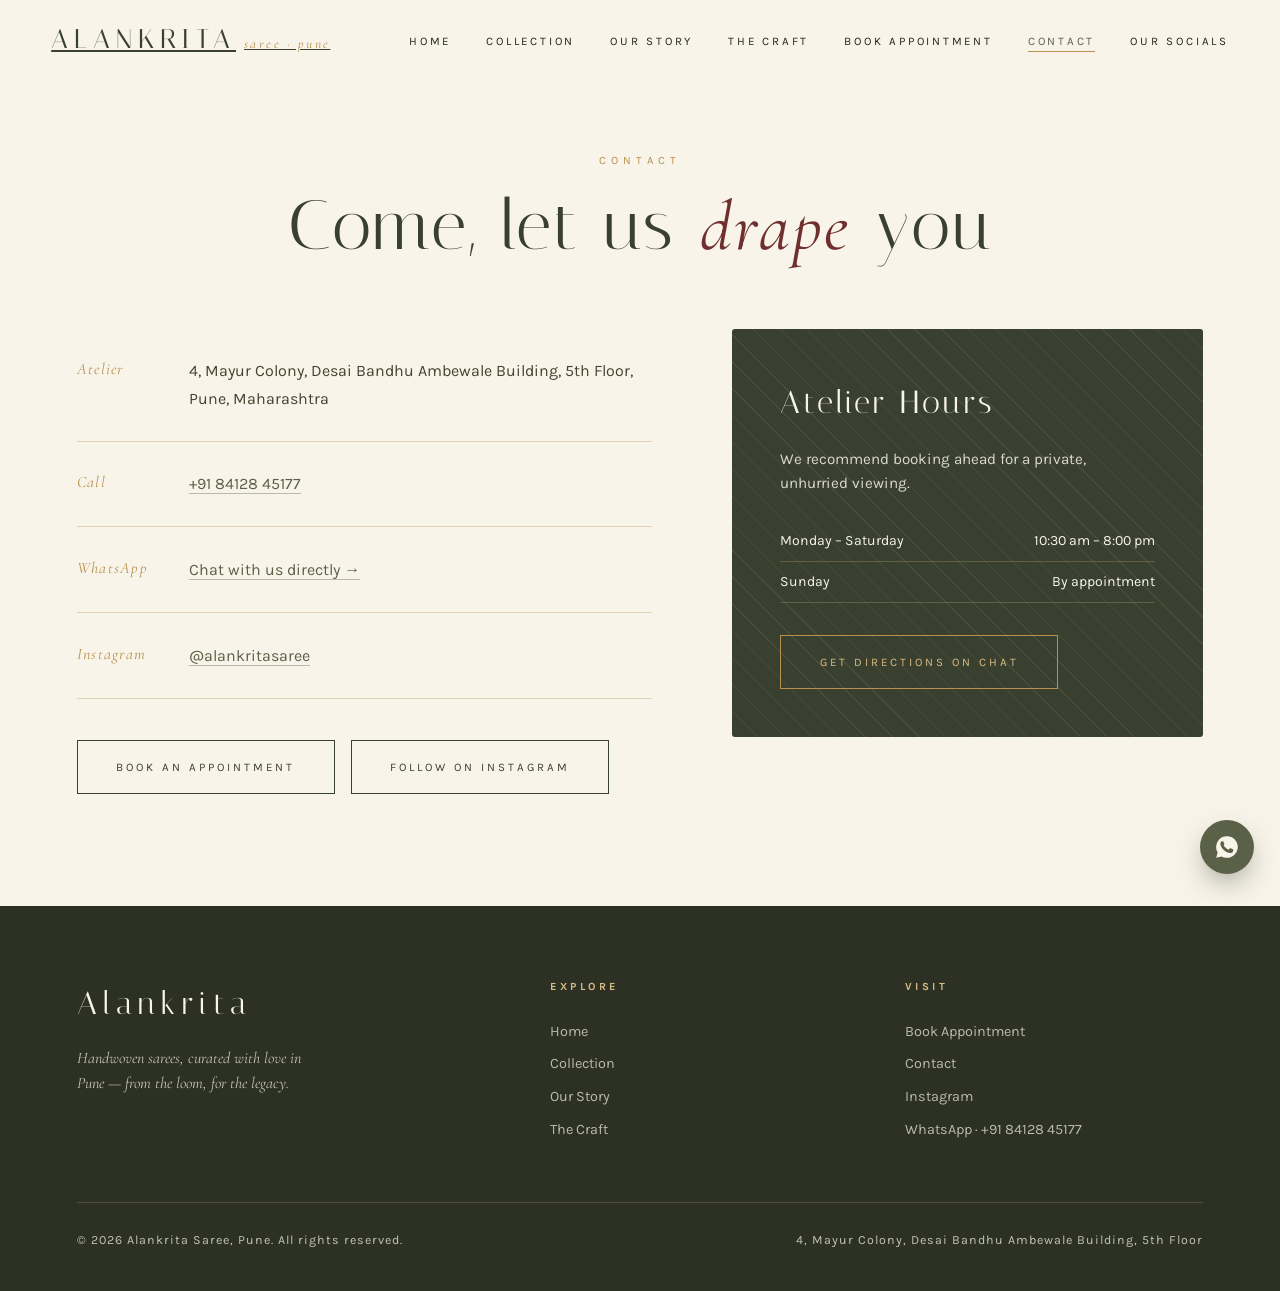
<file: contact.html>
<!DOCTYPE html>
<html lang="en">
<head>
<script>document.documentElement.className='js';</script>
<meta charset="UTF-8">
<meta name="viewport" content="width=device-width, initial-scale=1.0, viewport-fit=cover">
<meta name="theme-color" content="#2C3124">
<title>Contact — Alankrita Saree</title>
<link rel="preconnect" href="https://fonts.googleapis.com">
<link rel="preconnect" href="https://fonts.gstatic.com" crossorigin>
<link href="https://fonts.googleapis.com/css2?family=Italiana&family=Cormorant+Garamond:ital,wght@0,400;0,500;1,400;1,500&family=Karla:wght@300;400;500;600&display=swap" rel="stylesheet">
<link rel="stylesheet" href="styles.css">
</head>
<body class="">

<nav id="nav">
  <a class="logo" href="index.html">Alankrita<span>saree · pune</span></a>
  <button class="burger" id="burger" aria-label="Menu"><span></span><span></span><span></span></button>
  <ul class="nav-links" id="navLinks">
    <li><a href="index.html">Home</a></li>
    <li><a href="collection.html">Collection</a></li>
    <li><a href="story.html">Our Story</a></li>
    <li><a href="craft.html">The Craft</a></li>
    <li><a href="appointment.html">Book Appointment</a></li>
    <li><a href="contact.html" class="active">Contact</a></li>
    <li><a href="socials.html">Our Socials</a></li>
  </ul>
</nav>

<main class="page active" id="page-contact">
<div class="page-head">
    <p class="eyebrow reveal">Contact</p>
    <h2 class="reveal d1">Come, let us <em>drape</em> you</h2>
  </div>
  <section style="padding-top:1rem">
    <div class="contact-grid">
      <div class="reveal">
        <div class="contact-line"><div class="ic">Atelier</div><div class="val">4, Mayur Colony, Desai Bandhu Ambewale Building, 5th Floor, Pune, Maharashtra</div></div>
        <div class="contact-line"><div class="ic">Call</div><div class="val"><a href="tel:+918412845177">+91 84128 45177</a></div></div>
        <div class="contact-line"><div class="ic">WhatsApp</div><div class="val"><a href="https://wa.me/918412845177?text=Hello%20Alankrita%20Saree!%20I%20would%20love%20to%20know%20more%20about%20your%20collection." target="_blank" rel="noopener">Chat with us directly →</a></div></div>
        <div class="contact-line"><div class="ic">Instagram</div><div class="val"><a href="https://www.instagram.com/alankritasaree?igsh=ejkxY3gwem9jM3Mz" target="_blank" rel="noopener">@alankritasaree</a></div></div>
        <div style="margin-top:2.6rem;display:flex;gap:1rem;flex-wrap:wrap">
          <a class="btn dark" href="appointment.html">Book an Appointment</a>
          <a class="btn dark" href="https://www.instagram.com/alankritasaree?igsh=ejkxY3gwem9jM3Mz" target="_blank" rel="noopener">Follow on Instagram</a>
        </div>
      </div>
      <div class="atelier-card reveal d1">
        <h3>Atelier Hours</h3>
        <p>We recommend booking ahead for a private, unhurried viewing.</p>
        <div class="hours">
          <div><span>Monday – Saturday</span><span>10:30 am – 8:00 pm</span></div>
          <div><span>Sunday</span><span>By appointment</span></div>
        </div>
        <div style="margin-top:2rem;position:relative"><a class="btn" href="https://wa.me/918412845177?text=Hello%20Alankrita%20Saree!%20I%20would%20like%20directions%20to%20your%20atelier." target="_blank" rel="noopener">Get Directions on Chat</a></div>
      </div>
    </div>
  </section>
</main>

<footer>
  <div class="foot-grid">
    <div>
      <div class="foot-logo">Alankrita</div>
      <p style="font-family:var(--serif);font-style:italic;max-width:32ch">Handwoven sarees, curated with love in Pune — from the loom, for the legacy.</p>
    </div>
    <div>
      <h4>Explore</h4>
      <a href="index.html">Home</a>
      <a href="collection.html">Collection</a>
      <a href="story.html">Our Story</a>
      <a href="craft.html">The Craft</a>
    </div>
    <div>
      <h4>Visit</h4>
      <a href="appointment.html">Book Appointment</a>
      <a href="contact.html">Contact</a>
      <a href="https://www.instagram.com/alankritasaree?igsh=ejkxY3gwem9jM3Mz" target="_blank" rel="noopener">Instagram</a>
      <a href="https://wa.me/918412845177" target="_blank" rel="noopener">WhatsApp · +91 84128 45177</a>
    </div>
  </div>
  <div class="foot-bottom">
    <span>© 2026 Alankrita Saree, Pune. All rights reserved.</span>
    <span>4, Mayur Colony, Desai Bandhu Ambewale Building, 5th Floor</span>
  </div>
</footer>

<a class="wa-float" href="https://wa.me/918412845177?text=Hello%20Alankrita%20Saree!" target="_blank" rel="noopener" aria-label="Chat on WhatsApp">
  <svg viewBox="0 0 24 24"><path d="M12 2a10 10 0 0 0-8.6 15.1L2 22l5-1.3A10 10 0 1 0 12 2zm5.5 14.1c-.2.7-1.3 1.3-1.9 1.4-.5.1-1.1.1-1.8-.1-.4-.1-1-.3-1.7-.6-2.9-1.3-4.8-4.2-5-4.4-.1-.2-1.2-1.6-1.2-3s.7-2.1 1-2.4c.2-.3.5-.3.7-.3h.5c.2 0 .4 0 .6.4.2.5.7 1.8.8 1.9.1.1.1.3 0 .5l-.4.6c-.1.2-.3.3-.1.6.2.3.8 1.3 1.7 2.1 1.2 1.1 2.2 1.4 2.5 1.5.3.1.5.1.7-.1l.8-1c.2-.3.4-.2.7-.1l1.9.9c.3.1.5.2.5.3.1.2.1.6-.1 1.2z"/></svg>
</a>

<script src="script.js"></script>
</body>
</html>
</file>
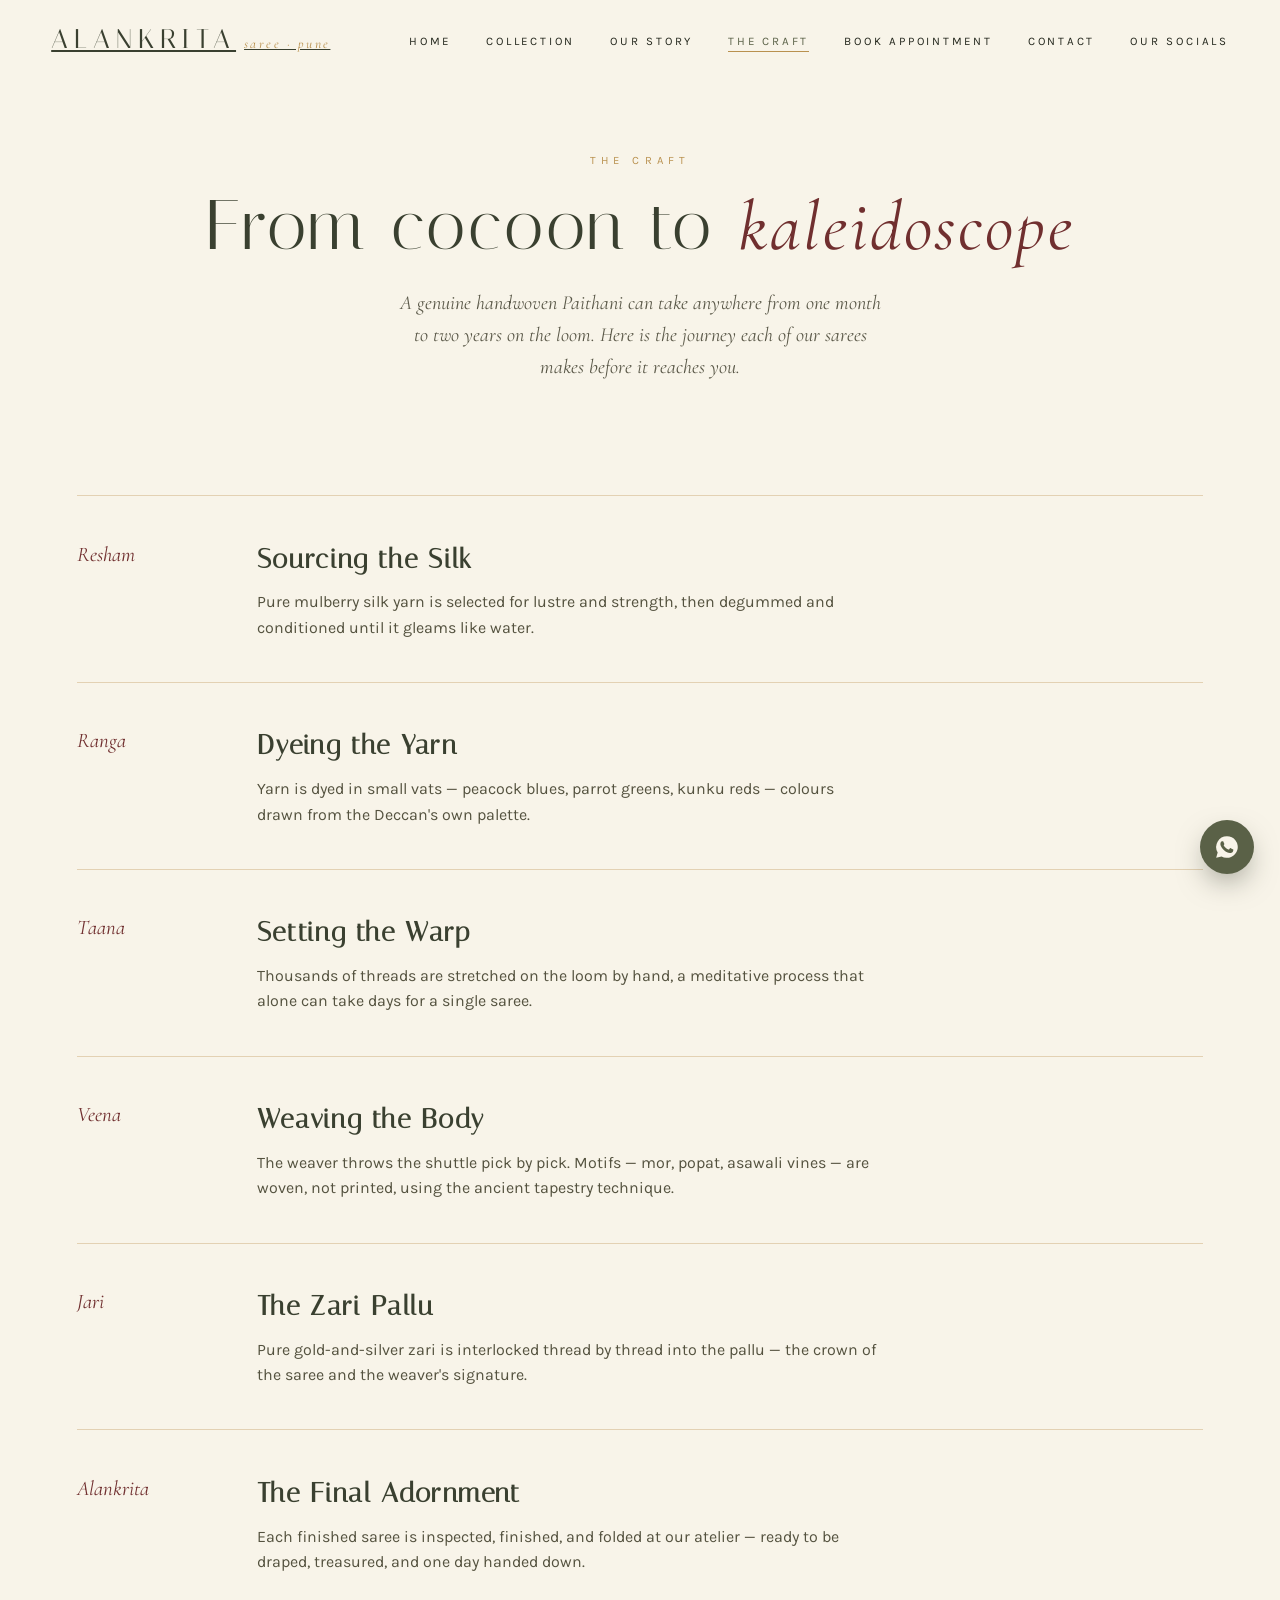
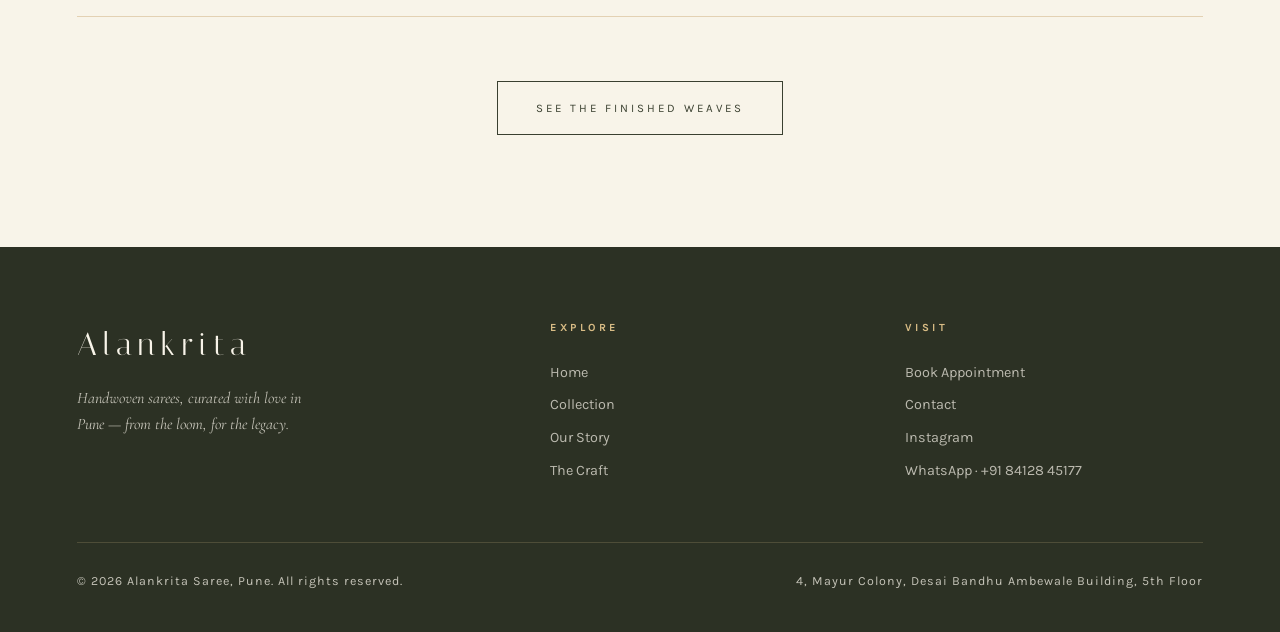
<file: craft.html>
<!DOCTYPE html>
<html lang="en">
<head>
<script>document.documentElement.className='js';</script>
<meta charset="UTF-8">
<meta name="viewport" content="width=device-width, initial-scale=1.0, viewport-fit=cover">
<meta name="theme-color" content="#2C3124">
<title>The Craft — Alankrita Saree</title>
<link rel="preconnect" href="https://fonts.googleapis.com">
<link rel="preconnect" href="https://fonts.gstatic.com" crossorigin>
<link href="https://fonts.googleapis.com/css2?family=Italiana&family=Cormorant+Garamond:ital,wght@0,400;0,500;1,400;1,500&family=Karla:wght@300;400;500;600&display=swap" rel="stylesheet">
<link rel="stylesheet" href="styles.css">
</head>
<body class="">

<nav id="nav">
  <a class="logo" href="index.html">Alankrita<span>saree · pune</span></a>
  <button class="burger" id="burger" aria-label="Menu"><span></span><span></span><span></span></button>
  <ul class="nav-links" id="navLinks">
    <li><a href="index.html">Home</a></li>
    <li><a href="collection.html">Collection</a></li>
    <li><a href="story.html">Our Story</a></li>
    <li><a href="craft.html" class="active">The Craft</a></li>
    <li><a href="appointment.html">Book Appointment</a></li>
    <li><a href="contact.html">Contact</a></li>
    <li><a href="socials.html">Our Socials</a></li>
  </ul>
</nav>

<main class="page active" id="page-craft">
<div class="page-head">
    <p class="eyebrow reveal">The Craft</p>
    <h2 class="reveal d1">From cocoon to <em>kaleidoscope</em></h2>
    <p class="lede reveal d2">A genuine handwoven Paithani can take anywhere from one month to two years on the loom. Here is the journey each of our sarees makes before it reaches you.</p>
  </div>
  <section style="padding-top:0">
    <div class="craft-steps">
      <div class="step reveal"><div class="step-name">Resham</div><div><h3>Sourcing the Silk</h3><p>Pure mulberry silk yarn is selected for lustre and strength, then degummed and conditioned until it gleams like water.</p></div></div>
      <div class="step reveal"><div class="step-name">Ranga</div><div><h3>Dyeing the Yarn</h3><p>Yarn is dyed in small vats — peacock blues, parrot greens, kunku reds — colours drawn from the Deccan's own palette.</p></div></div>
      <div class="step reveal"><div class="step-name">Taana</div><div><h3>Setting the Warp</h3><p>Thousands of threads are stretched on the loom by hand, a meditative process that alone can take days for a single saree.</p></div></div>
      <div class="step reveal"><div class="step-name">Veena</div><div><h3>Weaving the Body</h3><p>The weaver throws the shuttle pick by pick. Motifs — mor, popat, asawali vines — are woven, not printed, using the ancient tapestry technique.</p></div></div>
      <div class="step reveal"><div class="step-name">Jari</div><div><h3>The Zari Pallu</h3><p>Pure gold-and-silver zari is interlocked thread by thread into the pallu — the crown of the saree and the weaver's signature.</p></div></div>
      <div class="step reveal"><div class="step-name">Alankrita</div><div><h3>The Final Adornment</h3><p>Each finished saree is inspected, finished, and folded at our atelier — ready to be draped, treasured, and one day handed down.</p></div></div>
    </div>
    <div style="text-align:center;margin-top:4rem" class="reveal"><a class="btn dark" href="collection.html">See the Finished Weaves</a></div>
  </section>
</main>

<footer>
  <div class="foot-grid">
    <div>
      <div class="foot-logo">Alankrita</div>
      <p style="font-family:var(--serif);font-style:italic;max-width:32ch">Handwoven sarees, curated with love in Pune — from the loom, for the legacy.</p>
    </div>
    <div>
      <h4>Explore</h4>
      <a href="index.html">Home</a>
      <a href="collection.html">Collection</a>
      <a href="story.html">Our Story</a>
      <a href="craft.html">The Craft</a>
    </div>
    <div>
      <h4>Visit</h4>
      <a href="appointment.html">Book Appointment</a>
      <a href="contact.html">Contact</a>
      <a href="https://www.instagram.com/alankritasaree?igsh=ejkxY3gwem9jM3Mz" target="_blank" rel="noopener">Instagram</a>
      <a href="https://wa.me/918412845177" target="_blank" rel="noopener">WhatsApp · +91 84128 45177</a>
    </div>
  </div>
  <div class="foot-bottom">
    <span>© 2026 Alankrita Saree, Pune. All rights reserved.</span>
    <span>4, Mayur Colony, Desai Bandhu Ambewale Building, 5th Floor</span>
  </div>
</footer>

<a class="wa-float" href="https://wa.me/918412845177?text=Hello%20Alankrita%20Saree!" target="_blank" rel="noopener" aria-label="Chat on WhatsApp">
  <svg viewBox="0 0 24 24"><path d="M12 2a10 10 0 0 0-8.6 15.1L2 22l5-1.3A10 10 0 1 0 12 2zm5.5 14.1c-.2.7-1.3 1.3-1.9 1.4-.5.1-1.1.1-1.8-.1-.4-.1-1-.3-1.7-.6-2.9-1.3-4.8-4.2-5-4.4-.1-.2-1.2-1.6-1.2-3s.7-2.1 1-2.4c.2-.3.5-.3.7-.3h.5c.2 0 .4 0 .6.4.2.5.7 1.8.8 1.9.1.1.1.3 0 .5l-.4.6c-.1.2-.3.3-.1.6.2.3.8 1.3 1.7 2.1 1.2 1.1 2.2 1.4 2.5 1.5.3.1.5.1.7-.1l.8-1c.2-.3.4-.2.7-.1l1.9.9c.3.1.5.2.5.3.1.2.1.6-.1 1.2z"/></svg>
</a>

<script src="script.js"></script>
</body>
</html>
</file>
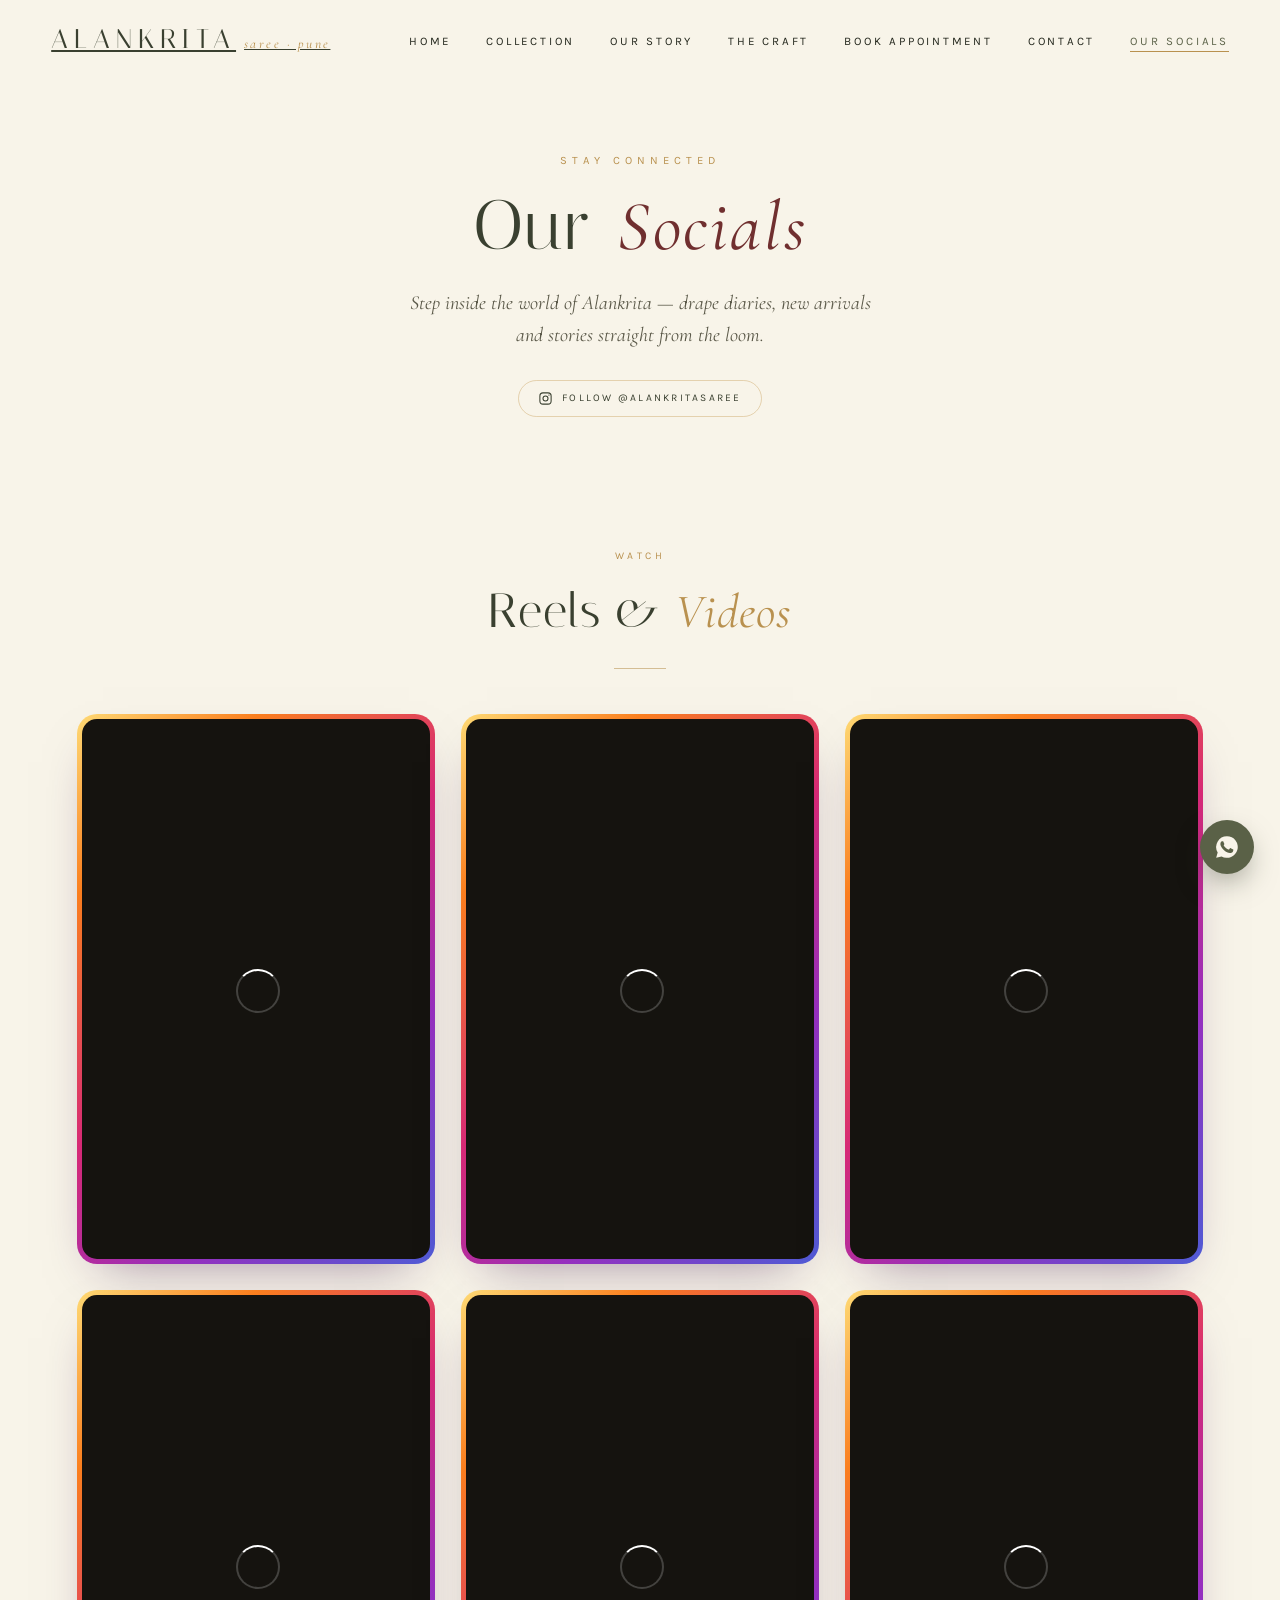
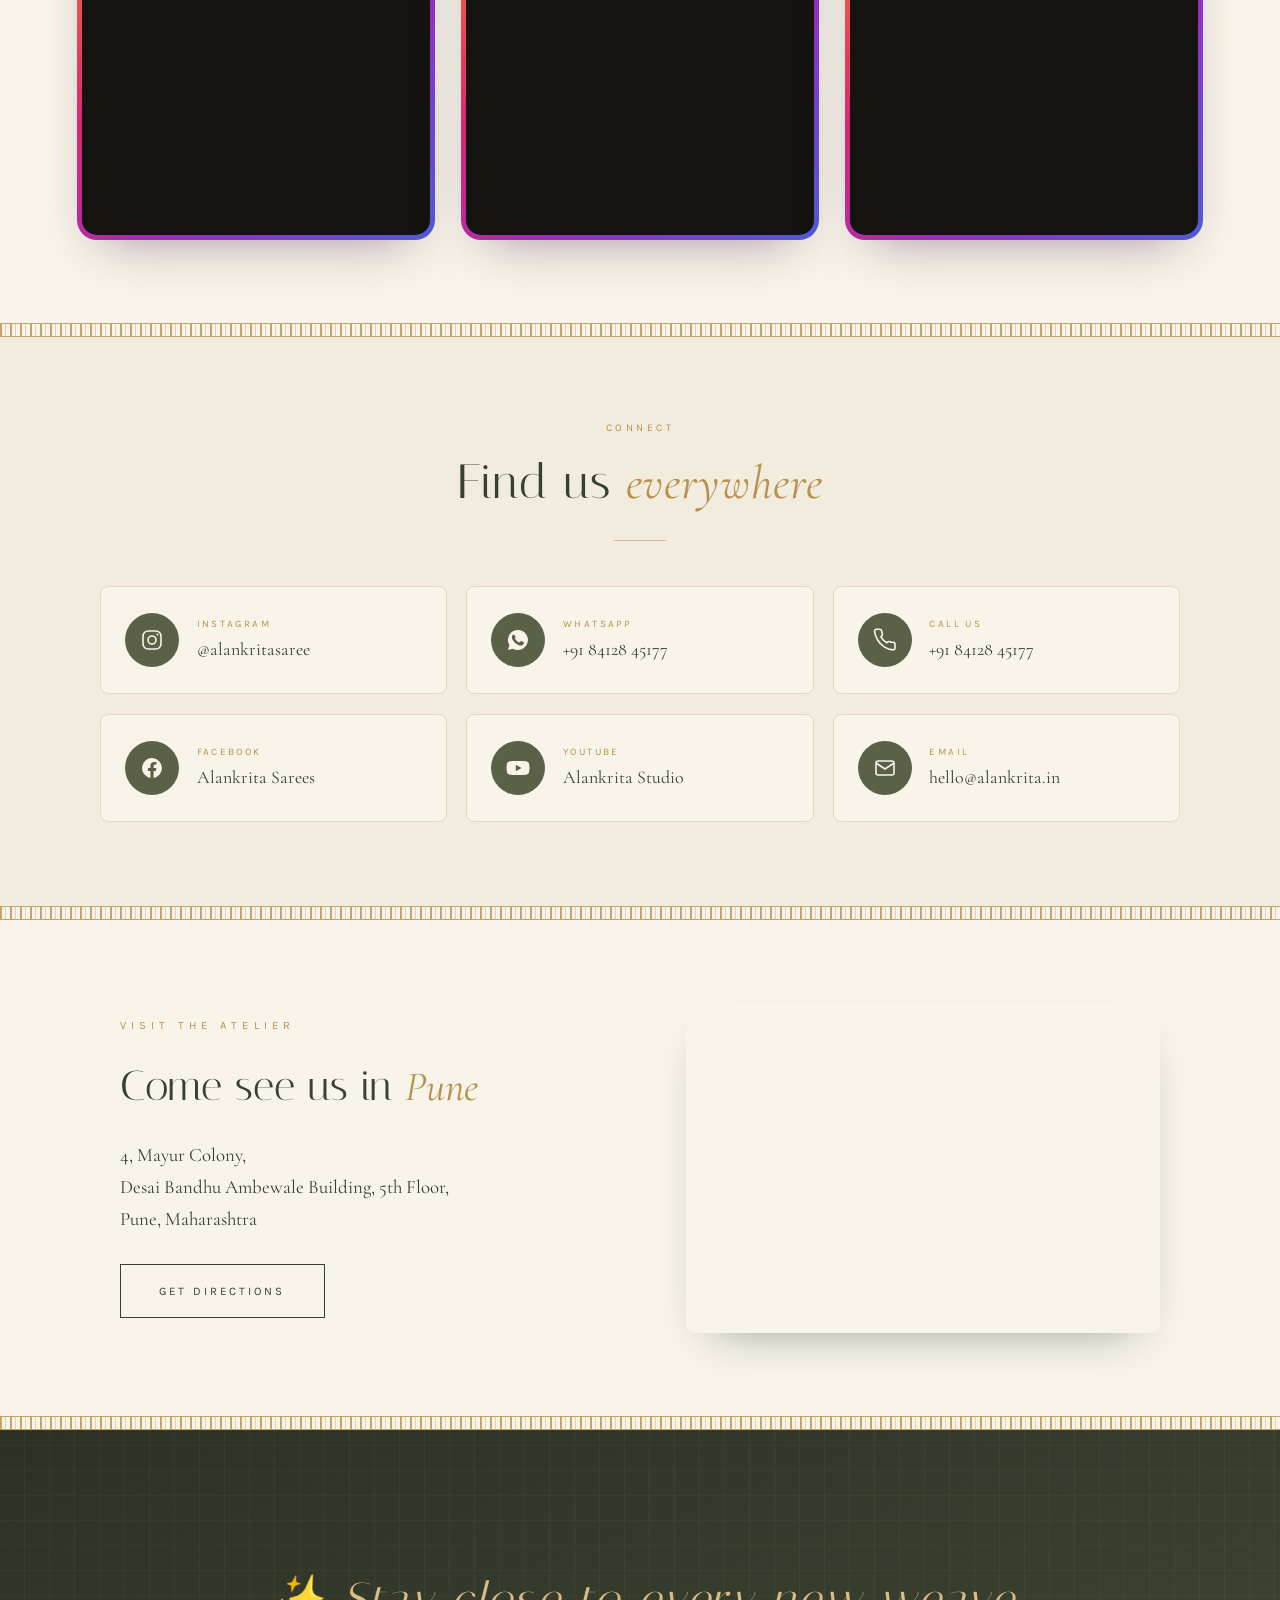
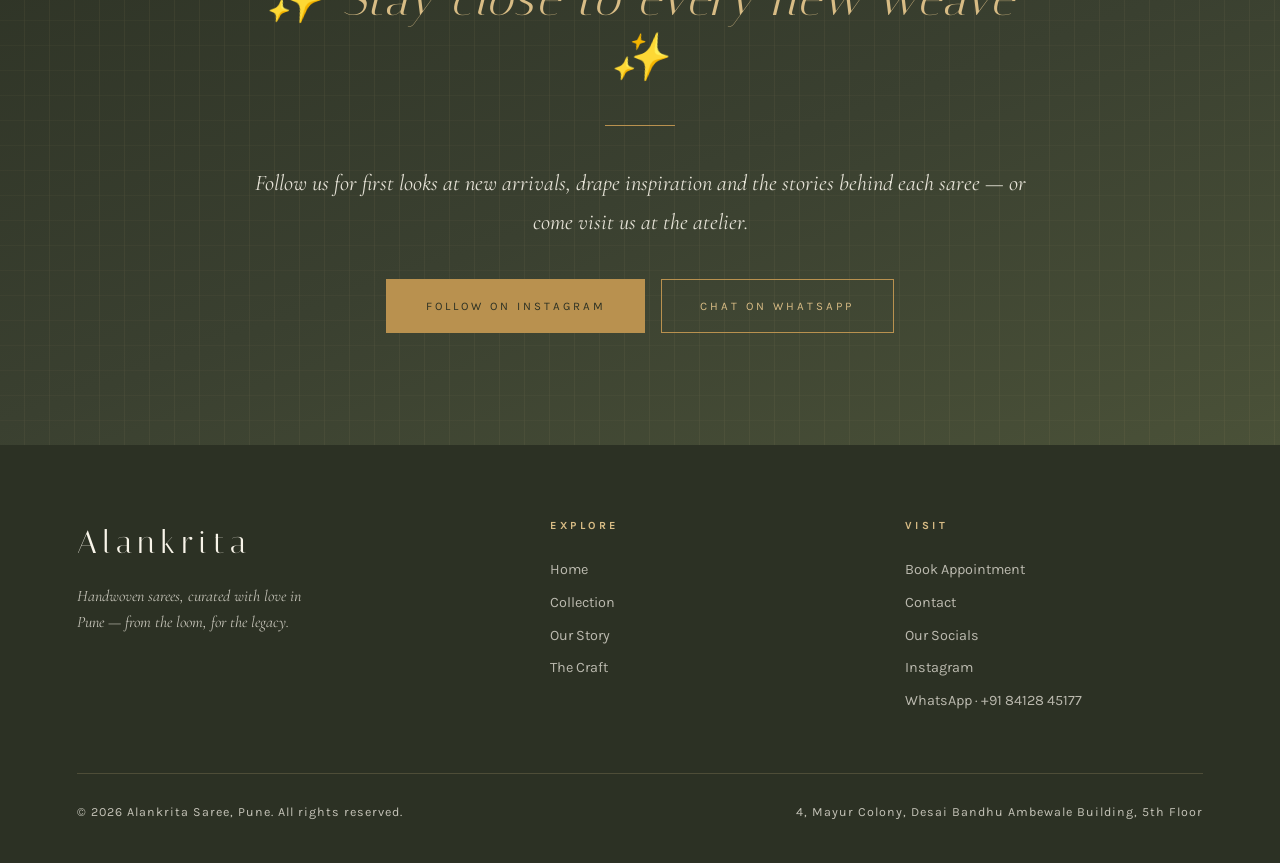
<file: socials.html>
<!DOCTYPE html>
<html lang="en">
<head>
<script>document.documentElement.className='js';</script>
<meta charset="UTF-8">
<meta name="viewport" content="width=device-width, initial-scale=1.0, viewport-fit=cover">
<meta name="theme-color" content="#2C3124">
<title>Our Socials — Alankrita Saree</title>
<link rel="preconnect" href="https://fonts.googleapis.com">
<link rel="preconnect" href="https://fonts.gstatic.com" crossorigin>
<link href="https://fonts.googleapis.com/css2?family=Italiana&family=Cormorant+Garamond:ital,wght@0,400;0,500;1,400;1,500&family=Karla:wght@300;400;500;600&display=swap" rel="stylesheet">
<link rel="stylesheet" href="styles.css">
<style>
#page-socials{padding-bottom:0}
.s-pad{padding:clamp(3.6rem,6.5vw,6.5rem) 6vw}
.socials-wrap{max-width:1180px;margin:0 auto}

.intro-chip{display:inline-flex;align-items:center;gap:.55rem;margin-top:1.8rem;padding:.6rem 1.2rem;border:1px solid rgba(201,160,92,.42);border-radius:40px;font-family:var(--body,'Karla',sans-serif);font-size:.64rem;letter-spacing:.22em;text-transform:uppercase;color:var(--olive-deep,#3a3f2c);text-decoration:none;transition:.3s}
.intro-chip:hover{background:var(--gold,#C9A05C);border-color:var(--gold,#C9A05C);color:#23271a}
.intro-chip svg{width:15px;height:15px}

.sec-head{text-align:center;max-width:700px;margin:0 auto 2.8rem}
.sec-head .kicker{font-family:var(--body,'Karla',sans-serif);font-size:.64rem;letter-spacing:.34em;text-transform:uppercase;color:var(--gold,#C9A05C)}
.sec-head h3{font-family:var(--display,'Italiana',serif);font-weight:400;font-size:clamp(1.9rem,4.4vw,3rem);letter-spacing:.02em;color:var(--olive-deep,#3a3f2c);margin:.5rem 0 0}
.sec-head h3 em{font-family:var(--serif,'Cormorant Garamond',serif);font-style:italic;color:var(--gold,#C9A05C)}
.sec-rule{width:52px;height:1px;background:var(--gold,#C9A05C);opacity:.55;margin:1.1rem auto 0}

/* reels — Instagram embeds inside gradient frames */
.reel-embeds{display:grid;grid-template-columns:repeat(3,1fr);gap:1.6rem;max-width:1180px;margin:0 auto}
.reel-frame{position:relative;padding:5px;border-radius:20px;background:linear-gradient(135deg,#feda75 0%,#fa7e1e 20%,#d62976 48%,#962fbf 72%,#4f5bd5 100%);box-shadow:0 22px 50px -26px rgba(60,20,80,.5)}
.reel-stage{position:relative;display:flex;min-height:540px;border-radius:15px;overflow:hidden;background:#15130f}
.reel-stage::after{content:'';position:absolute;top:50%;left:50%;width:40px;height:40px;margin:-20px 0 0 -20px;z-index:0;border-radius:50%;border:2px solid rgba(255,255,255,.2);border-top-color:#fff;animation:reelSpin .9s linear infinite}
@keyframes reelSpin{to{transform:rotate(360deg)}}
.reel-stage .instagram-media{position:relative;z-index:1;width:100% !important;min-width:0 !important;max-width:none !important;margin:0 !important;border-radius:13px !important}
/* box stays visible so IG renders it — but transparent bg + no text (no white flash, no blue link) */
.reel-stage blockquote.instagram-media{background:transparent !important;border:0 !important;box-shadow:none !important}
.reel-stage blockquote.instagram-media a{font-size:0 !important;color:transparent !important;pointer-events:none}
.reel-stage iframe.instagram-media{animation:reelIn .55s ease both}
@keyframes reelIn{from{opacity:0}to{opacity:1}}
.reel-watch{position:absolute;inset:0;z-index:2;display:none;flex-direction:column;align-items:center;justify-content:center;gap:.9rem;text-decoration:none}
.reel-frame.reel-fallback .reel-stage::after{display:none}
.reel-frame.reel-fallback .reel-watch{display:flex}
.reel-watch .pl{width:58px;height:58px;border-radius:50%;border:1px solid rgba(255,255,255,.55);background:rgba(255,255,255,.08);display:grid;place-content:center;transition:.3s}
.reel-watch:hover .pl{background:#fff}
.reel-watch .pl svg{width:20px;height:20px;fill:#fff;transition:.3s}
.reel-watch:hover .pl svg{fill:#d62976}
.reel-watch .tx{font-family:var(--body,'Karla',sans-serif);font-size:.6rem;letter-spacing:.26em;text-transform:uppercase;color:rgba(255,255,255,.9)}
.reel-hint{display:none}

.socials-grid{display:grid;grid-template-columns:repeat(3,1fr);gap:1.2rem;max-width:1080px;margin:0 auto}
.social-card{display:flex;align-items:center;gap:1.1rem;padding:1.65rem 1.5rem;background:var(--ivory,#F3ECDD);border:1px solid rgba(201,160,92,.3);border-radius:8px;text-decoration:none;color:var(--olive-deep,#3a3f2c);transition:transform .35s var(--ease,ease),border-color .35s,box-shadow .35s}
.social-card:hover{transform:translateY(-6px);border-color:var(--gold,#C9A05C);box-shadow:0 22px 48px -26px rgba(20,24,14,.5)}
.social-ic{flex-shrink:0;width:54px;height:54px;border-radius:50%;display:grid;place-content:center;background:var(--olive,#5a6147);color:var(--ivory,#F3ECDD);transition:.35s}
.social-card:hover .social-ic{background:var(--gold,#C9A05C);color:#23271a;transform:rotate(-6deg)}
.social-ic svg{width:24px;height:24px}
.social-tx{display:flex;flex-direction:column;gap:.2rem}
.social-tx .lbl{font-family:var(--body,'Karla',sans-serif);font-size:.62rem;letter-spacing:.24em;text-transform:uppercase;color:var(--gold,#C9A05C)}
.social-tx .val{font-family:var(--serif,'Cormorant Garamond',serif);font-size:1.12rem;color:var(--olive-deep,#3a3f2c)}

.visit-wrap{display:grid;grid-template-columns:1.05fr .95fr;gap:2.6rem;align-items:center;max-width:1040px;margin:0 auto}
.visit-wrap .vh{font-family:var(--display,'Italiana',serif);font-weight:400;font-size:clamp(1.7rem,4vw,2.6rem);color:var(--olive-deep,#3a3f2c);margin:.4rem 0 1.2rem}
.visit-wrap .vh em{font-family:var(--serif,'Cormorant Garamond',serif);font-style:italic;color:var(--gold,#C9A05C)}
.visit-wrap .addr{font-family:var(--serif,'Cormorant Garamond',serif);font-size:1.18rem;line-height:1.7;color:var(--olive-deep,#3a3f2c)}
.visit-map{width:100%;height:330px;border:0;border-radius:10px;display:block;box-shadow:0 20px 46px -28px rgba(20,24,14,.5);filter:saturate(.92)}

@media (max-width:1024px){
  .reel-embeds{grid-template-columns:repeat(2,1fr)}
  .socials-grid{grid-template-columns:repeat(2,1fr);max-width:680px}
}
@media (max-width:820px){ .visit-wrap{grid-template-columns:1fr} }
@media (max-width:680px){
  .socials-grid{grid-template-columns:1fr;max-width:430px}
  .reel-embeds{display:flex;gap:1rem;overflow-x:auto;scroll-snap-type:x mandatory;-webkit-overflow-scrolling:touch;padding-bottom:1rem;scrollbar-width:none}
  .reel-embeds::-webkit-scrollbar{display:none}
  .reel-frame{flex:0 0 100%;scroll-snap-align:center}
  .reel-stage{min-height:470px}
  .reel-hint{display:block;text-align:center;margin-top:1.1rem;font-family:var(--body,'Karla',sans-serif);font-size:.6rem;letter-spacing:.28em;text-transform:uppercase;color:var(--gold,#C9A05C)}
}
</style>
</head>
<body class="">

<nav id="nav">
  <a class="logo" href="index.html">Alankrita<span>saree · pune</span></a>
  <button class="burger" id="burger" aria-label="Menu"><span></span><span></span><span></span></button>
  <ul class="nav-links" id="navLinks">
    <li><a href="index.html">Home</a></li>
    <li><a href="collection.html">Collection</a></li>
    <li><a href="story.html">Our Story</a></li>
    <li><a href="craft.html">The Craft</a></li>
    <li><a href="appointment.html">Book Appointment</a></li>
    <li><a href="contact.html">Contact</a></li>
    <li><a href="socials.html" class="active">Our Socials</a></li>
  </ul>
</nav>

<main class="page active" id="page-socials">
  <div class="page-head">
    <p class="eyebrow reveal">Stay Connected</p>
    <h2 class="reveal d1">Our <em>Socials</em></h2>
    <p class="lede reveal d2">Step inside the world of Alankrita — drape diaries, new arrivals and stories straight from the loom.</p>
    <a class="intro-chip reveal d3" href="https://www.instagram.com/alankritasaree?igsh=ejkxY3gwem9jM3Mz" target="_blank" rel="noopener">
      <svg viewBox="0 0 24 24" fill="none" stroke="currentColor" stroke-width="1.7"><rect x="3" y="3" width="18" height="18" rx="5"/><circle cx="12" cy="12" r="4"/><circle cx="17.5" cy="6.5" r="1" fill="currentColor" stroke="none"/></svg>
      Follow @alankritasaree
    </a>
  </div>

  <!-- Reels -->
  <div class="s-pad">
    <div class="sec-head reveal">
      <p class="kicker">Watch</p>
      <h3>Reels &amp; <em>Videos</em></h3>
      <div class="sec-rule"></div>
    </div>
    <div class="reel-embeds">
      <div class="reel-frame"><div class="reel-stage">
        <blockquote class="instagram-media" data-instgrm-permalink="https://www.instagram.com/reel/DSzB2kDjAs4/?utm_source=ig_embed" data-instgrm-version="14"><a href="https://www.instagram.com/reel/DSzB2kDjAs4/" target="_blank" rel="noopener">View this reel on Instagram</a></blockquote>
        <a class="reel-watch" href="https://www.instagram.com/reel/DSzB2kDjAs4/" target="_blank" rel="noopener"><span class="pl"><svg viewBox="0 0 24 24"><polygon points="6 4 20 12 6 20 6 4"/></svg></span><span class="tx">Watch on Instagram</span></a>
      </div></div>
      <div class="reel-frame"><div class="reel-stage">
        <blockquote class="instagram-media" data-instgrm-permalink="https://www.instagram.com/reel/DVNdW_QDKlZ/?utm_source=ig_embed" data-instgrm-version="14"><a href="https://www.instagram.com/reel/DVNdW_QDKlZ/" target="_blank" rel="noopener">View this reel on Instagram</a></blockquote>
        <a class="reel-watch" href="https://www.instagram.com/reel/DVNdW_QDKlZ/" target="_blank" rel="noopener"><span class="pl"><svg viewBox="0 0 24 24"><polygon points="6 4 20 12 6 20 6 4"/></svg></span><span class="tx">Watch on Instagram</span></a>
      </div></div>
      <div class="reel-frame"><div class="reel-stage">
        <blockquote class="instagram-media" data-instgrm-permalink="https://www.instagram.com/reel/DXUJn_aIo60/?utm_source=ig_embed" data-instgrm-version="14"><a href="https://www.instagram.com/reel/DXUJn_aIo60/" target="_blank" rel="noopener">View this reel on Instagram</a></blockquote>
        <a class="reel-watch" href="https://www.instagram.com/reel/DXUJn_aIo60/" target="_blank" rel="noopener"><span class="pl"><svg viewBox="0 0 24 24"><polygon points="6 4 20 12 6 20 6 4"/></svg></span><span class="tx">Watch on Instagram</span></a>
      </div></div>
      <div class="reel-frame"><div class="reel-stage">
        <blockquote class="instagram-media" data-instgrm-permalink="https://www.instagram.com/reel/DZmM7Shgr1K/?utm_source=ig_embed" data-instgrm-version="14"><a href="https://www.instagram.com/reel/DZmM7Shgr1K/" target="_blank" rel="noopener">View this reel on Instagram</a></blockquote>
        <a class="reel-watch" href="https://www.instagram.com/reel/DZmM7Shgr1K/" target="_blank" rel="noopener"><span class="pl"><svg viewBox="0 0 24 24"><polygon points="6 4 20 12 6 20 6 4"/></svg></span><span class="tx">Watch on Instagram</span></a>
      </div></div>
      <div class="reel-frame"><div class="reel-stage">
        <blockquote class="instagram-media" data-instgrm-permalink="https://www.instagram.com/reel/DTVPKF1DEVR/?utm_source=ig_embed" data-instgrm-version="14"><a href="https://www.instagram.com/reel/DTVPKF1DEVR/" target="_blank" rel="noopener">View this reel on Instagram</a></blockquote>
        <a class="reel-watch" href="https://www.instagram.com/reel/DTVPKF1DEVR/" target="_blank" rel="noopener"><span class="pl"><svg viewBox="0 0 24 24"><polygon points="6 4 20 12 6 20 6 4"/></svg></span><span class="tx">Watch on Instagram</span></a>
      </div></div>
      <div class="reel-frame"><div class="reel-stage">
        <blockquote class="instagram-media" data-instgrm-permalink="https://www.instagram.com/reel/DPylJg7EuQi/?utm_source=ig_embed" data-instgrm-version="14"><a href="https://www.instagram.com/reel/DPylJg7EuQi/" target="_blank" rel="noopener">View this reel on Instagram</a></blockquote>
        <a class="reel-watch" href="https://www.instagram.com/reel/DPylJg7EuQi/" target="_blank" rel="noopener"><span class="pl"><svg viewBox="0 0 24 24"><polygon points="6 4 20 12 6 20 6 4"/></svg></span><span class="tx">Watch on Instagram</span></a>
      </div></div>
    </div>
    <p class="reel-hint">‹ swipe to browse ›</p>
  </div>

  <div class="zari"></div>

  <!-- Connect -->
  <div class="s-pad" style="background:var(--ivory-soft,#efe7d6)">
    <div class="sec-head reveal">
      <p class="kicker">Connect</p>
      <h3>Find us <em>everywhere</em></h3>
      <div class="sec-rule"></div>
    </div>
    <div class="socials-grid">
      <a class="social-card reveal" href="https://www.instagram.com/alankritasaree?igsh=ejkxY3gwem9jM3Mz" target="_blank" rel="noopener">
        <span class="social-ic"><svg viewBox="0 0 24 24" fill="none" stroke="currentColor" stroke-width="1.6"><rect x="3" y="3" width="18" height="18" rx="5"/><circle cx="12" cy="12" r="4"/><circle cx="17.5" cy="6.5" r="1" fill="currentColor" stroke="none"/></svg></span>
        <span class="social-tx"><span class="lbl">Instagram</span><span class="val">@alankritasaree</span></span>
      </a>
      <a class="social-card reveal d1" href="https://wa.me/918412845177?text=Hello%20Alankrita%20Saree!" target="_blank" rel="noopener">
        <span class="social-ic"><svg viewBox="0 0 24 24" fill="currentColor"><path d="M12 2a10 10 0 0 0-8.6 15.1L2 22l5-1.3A10 10 0 1 0 12 2zm5.5 14.1c-.2.7-1.3 1.3-1.9 1.4-.5.1-1.1.1-1.8-.1-.4-.1-1-.3-1.7-.6-2.9-1.3-4.8-4.2-5-4.4-.1-.2-1.2-1.6-1.2-3s.7-2.1 1-2.4c.2-.3.5-.3.7-.3h.5c.2 0 .4 0 .6.4.2.5.7 1.8.8 1.9.1.1.1.3 0 .5l-.4.6c-.1.2-.3.3-.1.6.2.3.8 1.3 1.7 2.1 1.2 1.1 2.2 1.4 2.5 1.5.3.1.5.1.7-.1l.8-1c.2-.3.4-.2.7-.1l1.9.9c.3.1.5.2.5.3.1.2.1.6-.1 1.2z"/></svg></span>
        <span class="social-tx"><span class="lbl">WhatsApp</span><span class="val">+91 84128 45177</span></span>
      </a>
      <a class="social-card reveal d2" href="tel:+918412845177">
        <span class="social-ic"><svg viewBox="0 0 24 24" fill="none" stroke="currentColor" stroke-width="1.6"><path d="M22 16.92v3a2 2 0 0 1-2.18 2 19.79 19.79 0 0 1-8.63-3.07A19.5 19.5 0 0 1 4.69 12 19.79 19.79 0 0 1 1.61 3.4 2 2 0 0 1 3.6 1.22h3a2 2 0 0 1 2 1.72 12.84 12.84 0 0 0 .7 2.81 2 2 0 0 1-.45 2.11L7.91 8.8a16 16 0 0 0 6 6l.71-.71a2 2 0 0 1 2.11-.45 12.84 12.84 0 0 0 2.81.7A2 2 0 0 1 22 16.92z"/></svg></span>
        <span class="social-tx"><span class="lbl">Call Us</span><span class="val">+91 84128 45177</span></span>
      </a>
      <a class="social-card reveal" href="https://www.facebook.com/" target="_blank" rel="noopener">
        <span class="social-ic"><svg viewBox="0 0 24 24" fill="currentColor"><path d="M22 12a10 10 0 1 0-11.6 9.9v-7H7.9V12h2.5V9.8c0-2.5 1.5-3.9 3.8-3.9 1.1 0 2.2.2 2.2.2v2.5h-1.2c-1.2 0-1.6.8-1.6 1.6V12h2.7l-.4 2.9h-2.3v7A10 10 0 0 0 22 12z"/></svg></span>
        <span class="social-tx"><span class="lbl">Facebook</span><span class="val">Alankrita Sarees</span></span>
      </a>
      <a class="social-card reveal d1" href="https://www.youtube.com/" target="_blank" rel="noopener">
        <span class="social-ic"><svg viewBox="0 0 24 24" fill="currentColor"><path d="M23 7.5a3 3 0 0 0-2.1-2.1C19 4.9 12 4.9 12 4.9s-7 0-8.9.5A3 3 0 0 0 1 7.5 31 31 0 0 0 .5 12 31 31 0 0 0 1 16.5a3 3 0 0 0 2.1 2.1c1.9.5 8.9.5 8.9.5s7 0 8.9-.5a3 3 0 0 0 2.1-2.1A31 31 0 0 0 23.5 12 31 31 0 0 0 23 7.5zM9.8 15.3V8.7l5.7 3.3z"/></svg></span>
        <span class="social-tx"><span class="lbl">YouTube</span><span class="val">Alankrita Studio</span></span>
      </a>
      <a class="social-card reveal d2" href="mailto:hello@alankrita.in">
        <span class="social-ic"><svg viewBox="0 0 24 24" fill="none" stroke="currentColor" stroke-width="1.6"><rect x="3" y="5" width="18" height="14" rx="2"/><polyline points="3 7 12 13 21 7"/></svg></span>
        <span class="social-tx"><span class="lbl">Email</span><span class="val">hello@alankrita.in</span></span>
      </a>
    </div>
  </div>

  <div class="zari"></div>

  <!-- Visit -->
  <div class="s-pad">
    <div class="visit-wrap reveal">
      <div>
        <p class="eyebrow">Visit the Atelier</p>
        <h3 class="vh">Come see us in <em>Pune</em></h3>
        <p class="addr">4, Mayur Colony,<br>Desai Bandhu Ambewale Building, 5th Floor,<br>Pune, Maharashtra</p>
        <div style="margin-top:1.8rem"><a class="btn dark" href="https://www.google.com/maps/search/?api=1&query=4%20Mayur%20Colony%2C%20Desai%20Bandhu%20Ambewale%20Building%2C%20Pune" target="_blank" rel="noopener">Get Directions</a></div>
      </div>
      <iframe class="visit-map" loading="lazy" referrerpolicy="no-referrer-when-downgrade" src="https://maps.google.com/maps?q=4%20Mayur%20Colony%2C%20Desai%20Bandhu%20Ambewale%20Building%2C%20Pune&output=embed" title="Alankrita Saree location"></iframe>
    </div>
  </div>

  <div class="zari"></div>

  <section class="invite">
    <div class="invite-inner reveal zoom">
      <p class="sparkle">✨ Stay close to every new weave ✨</p>
      <div class="rule"></div>
      <p>Follow us for first looks at new arrivals, drape inspiration and the stories behind each saree — or come visit us at the atelier.</p>
      <div style="margin-top:2.4rem;display:flex;gap:1rem;justify-content:center;flex-wrap:wrap">
        <a class="btn solid" href="https://www.instagram.com/alankritasaree?igsh=ejkxY3gwem9jM3Mz" target="_blank" rel="noopener">Follow on Instagram</a>
        <a class="btn" href="https://wa.me/918412845177?text=Hello%20Alankrita%20Saree!" target="_blank" rel="noopener">Chat on WhatsApp</a>
      </div>
    </div>
  </section>
</main>

<footer>
  <div class="foot-grid">
    <div>
      <div class="foot-logo">Alankrita</div>
      <p style="font-family:var(--serif);font-style:italic;max-width:32ch">Handwoven sarees, curated with love in Pune — from the loom, for the legacy.</p>
    </div>
    <div>
      <h4>Explore</h4>
      <a href="index.html">Home</a>
      <a href="collection.html">Collection</a>
      <a href="story.html">Our Story</a>
      <a href="craft.html">The Craft</a>
    </div>
    <div>
      <h4>Visit</h4>
      <a href="appointment.html">Book Appointment</a>
      <a href="contact.html">Contact</a>
      <a href="socials.html">Our Socials</a>
      <a href="https://www.instagram.com/alankritasaree?igsh=ejkxY3gwem9jM3Mz" target="_blank" rel="noopener">Instagram</a>
      <a href="https://wa.me/918412845177" target="_blank" rel="noopener">WhatsApp · +91 84128 45177</a>
    </div>
  </div>
  <div class="foot-bottom">
    <span>© 2026 Alankrita Saree, Pune. All rights reserved.</span>
    <span>4, Mayur Colony, Desai Bandhu Ambewale Building, 5th Floor</span>
  </div>
</footer>

<a class="wa-float" href="https://wa.me/918412845177?text=Hello%20Alankrita%20Saree!" target="_blank" rel="noopener" aria-label="Chat on WhatsApp">
  <svg viewBox="0 0 24 24"><path d="M12 2a10 10 0 0 0-8.6 15.1L2 22l5-1.3A10 10 0 1 0 12 2zm5.5 14.1c-.2.7-1.3 1.3-1.9 1.4-.5.1-1.1.1-1.8-.1-.4-.1-1-.3-1.7-.6-2.9-1.3-4.8-4.2-5-4.4-.1-.2-1.2-1.6-1.2-3s.7-2.1 1-2.4c.2-.3.5-.3.7-.3h.5c.2 0 .4 0 .6.4.2.5.7 1.8.8 1.9.1.1.1.3 0 .5l-.4.6c-.1.2-.3.3-.1.6.2.3.8 1.3 1.7 2.1 1.2 1.1 2.2 1.4 2.5 1.5.3.1.5.1.7-.1l.8-1c.2-.3.4-.2.7-.1l1.9.9c.3.1.5.2.5.3.1.2.1.6-.1 1.2z"/></svg>
</a>

<script async src="//www.instagram.com/embed.js"></script>
<script>
(function(){
  var nav=document.getElementById('nav'), burger=document.getElementById('burger'), navLinks=document.getElementById('navLinks');
  if(burger&&navLinks){
    burger.addEventListener('click',function(){ navLinks.classList.toggle('open'); burger.classList.toggle('open'); });
    navLinks.querySelectorAll('a').forEach(function(a){ a.addEventListener('click',function(){ navLinks.classList.remove('open'); burger.classList.remove('open'); }); });
  }
  if(nav){
    window.addEventListener('scroll',function(){ nav.classList.toggle('scrolled',window.scrollY>40); },{passive:true});
    nav.classList.toggle('scrolled',window.scrollY>40);
  }
  var ro=new IntersectionObserver(function(es){ es.forEach(function(e){ if(e.isIntersecting){ e.target.classList.add('in'); ro.unobserve(e.target); } }); },{threshold:0.01,rootMargin:'0px 0px -8% 0px'});
  var vh=window.innerHeight||800;
  document.querySelectorAll('.reveal:not(.in)').forEach(function(el){ if(el.getBoundingClientRect().top<vh*0.92) el.classList.add('in'); else ro.observe(el); });

  function reelCheck(){
    document.querySelectorAll('.reel-frame').forEach(function(f){
      f.classList.toggle('reel-fallback', !f.querySelector('iframe.instagram-media'));
    });
  }
  window.addEventListener('load',function(){
    if(window.instgrm&&window.instgrm.Embeds){ window.instgrm.Embeds.process(); }
    setTimeout(reelCheck,7000);
    setTimeout(reelCheck,12000);
  });
})();
</script>
</body>
</html>
</file>
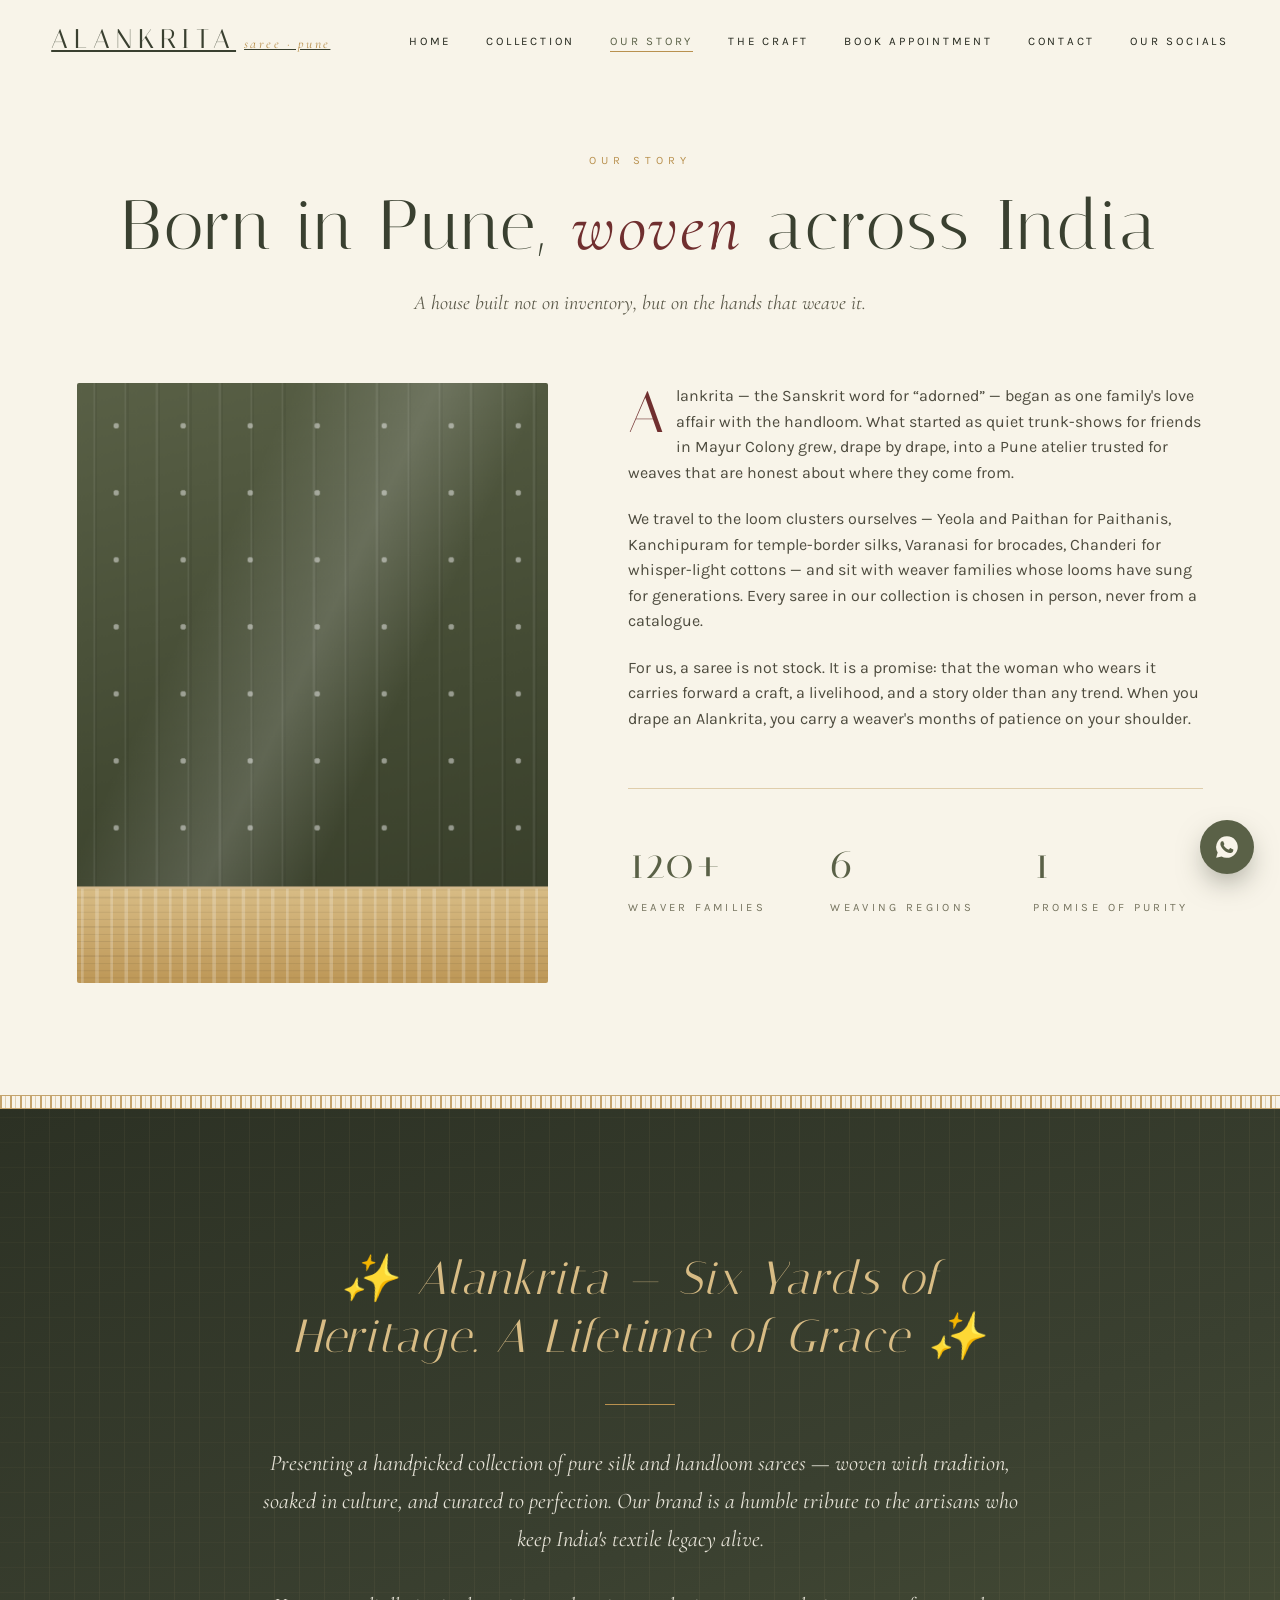
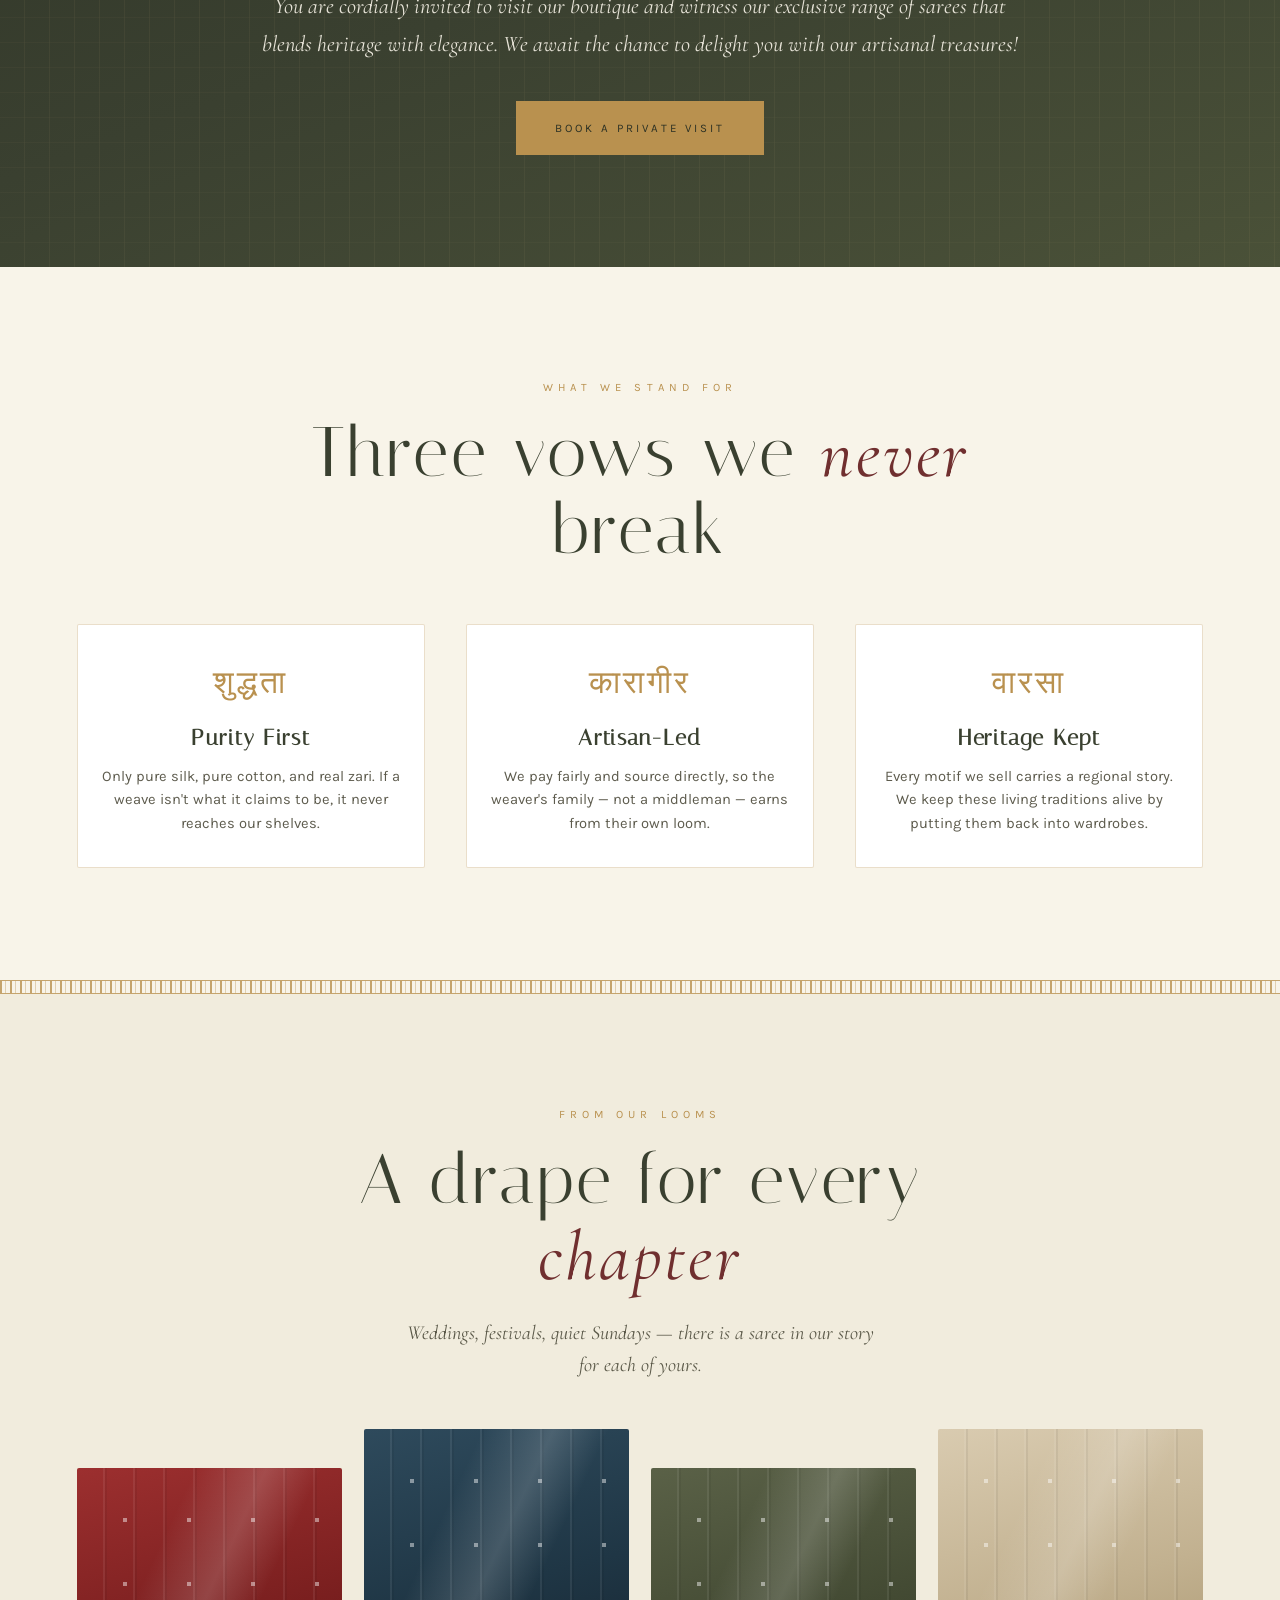
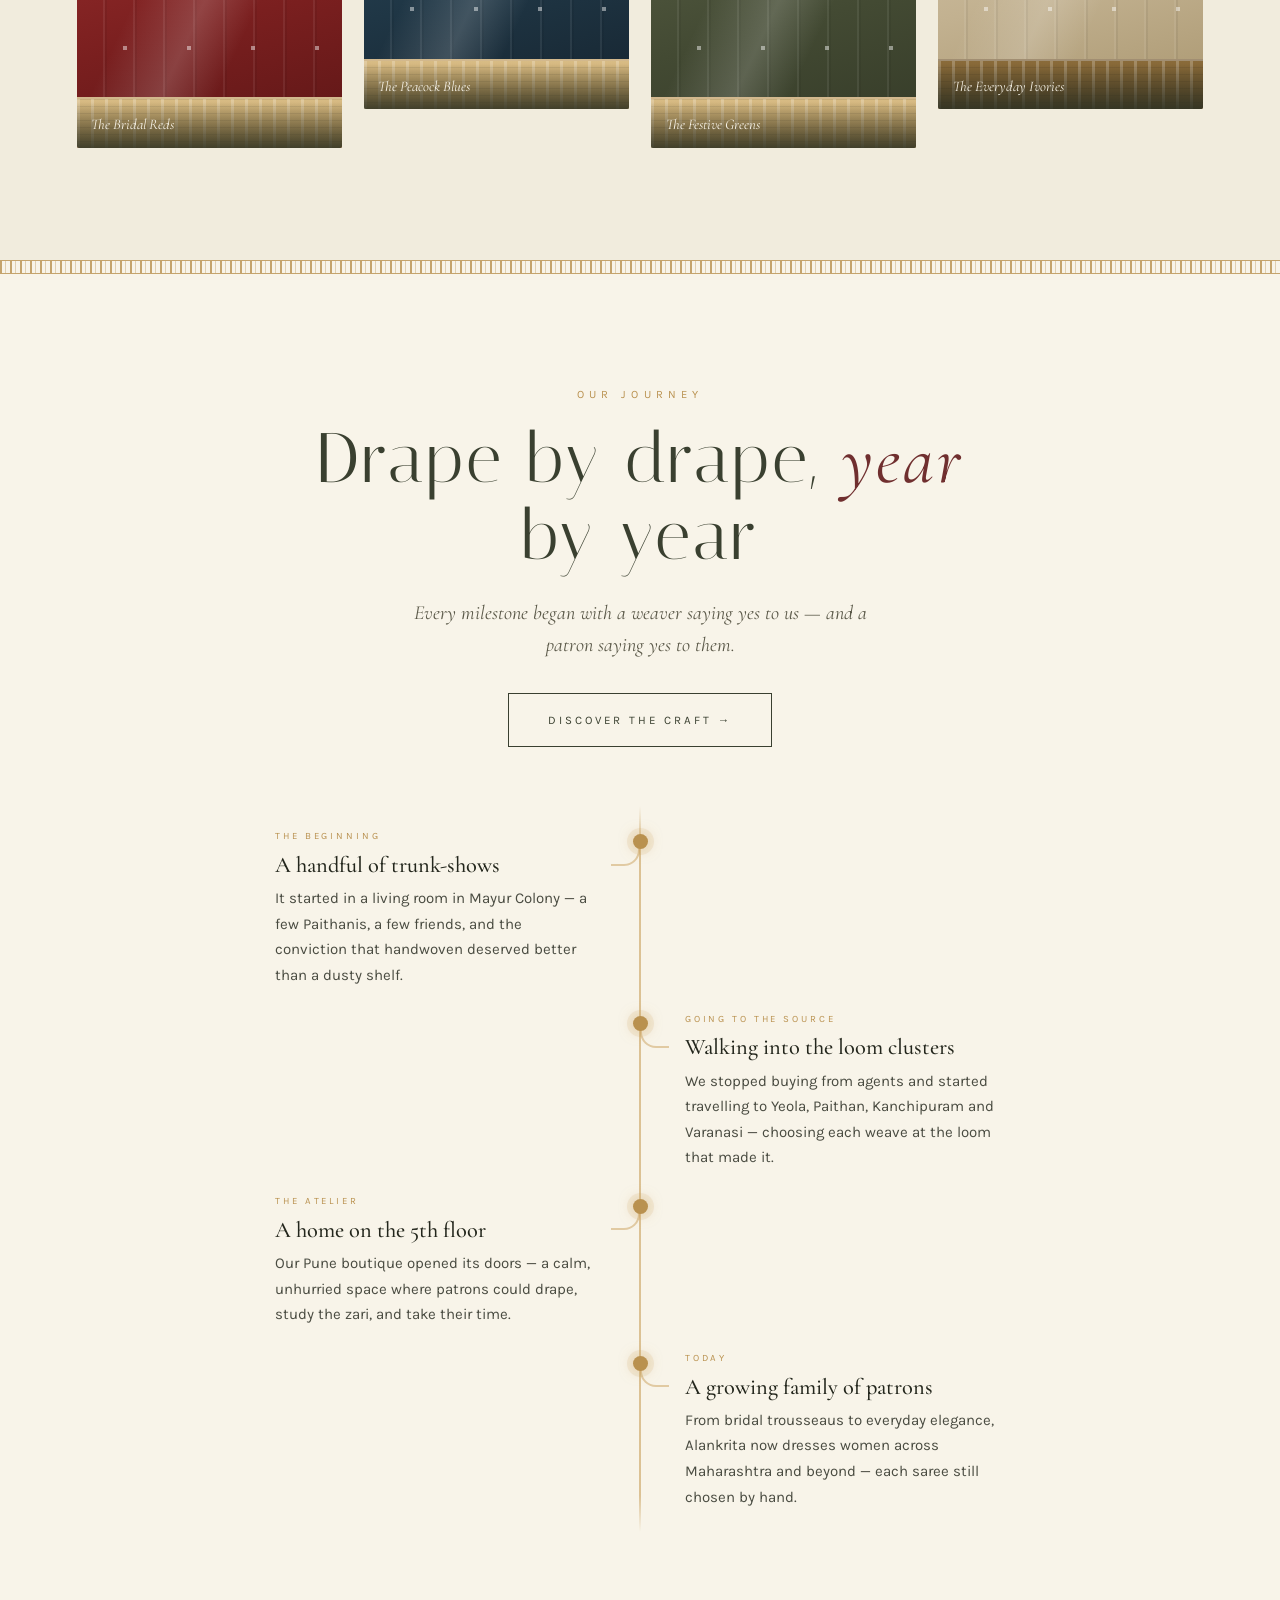
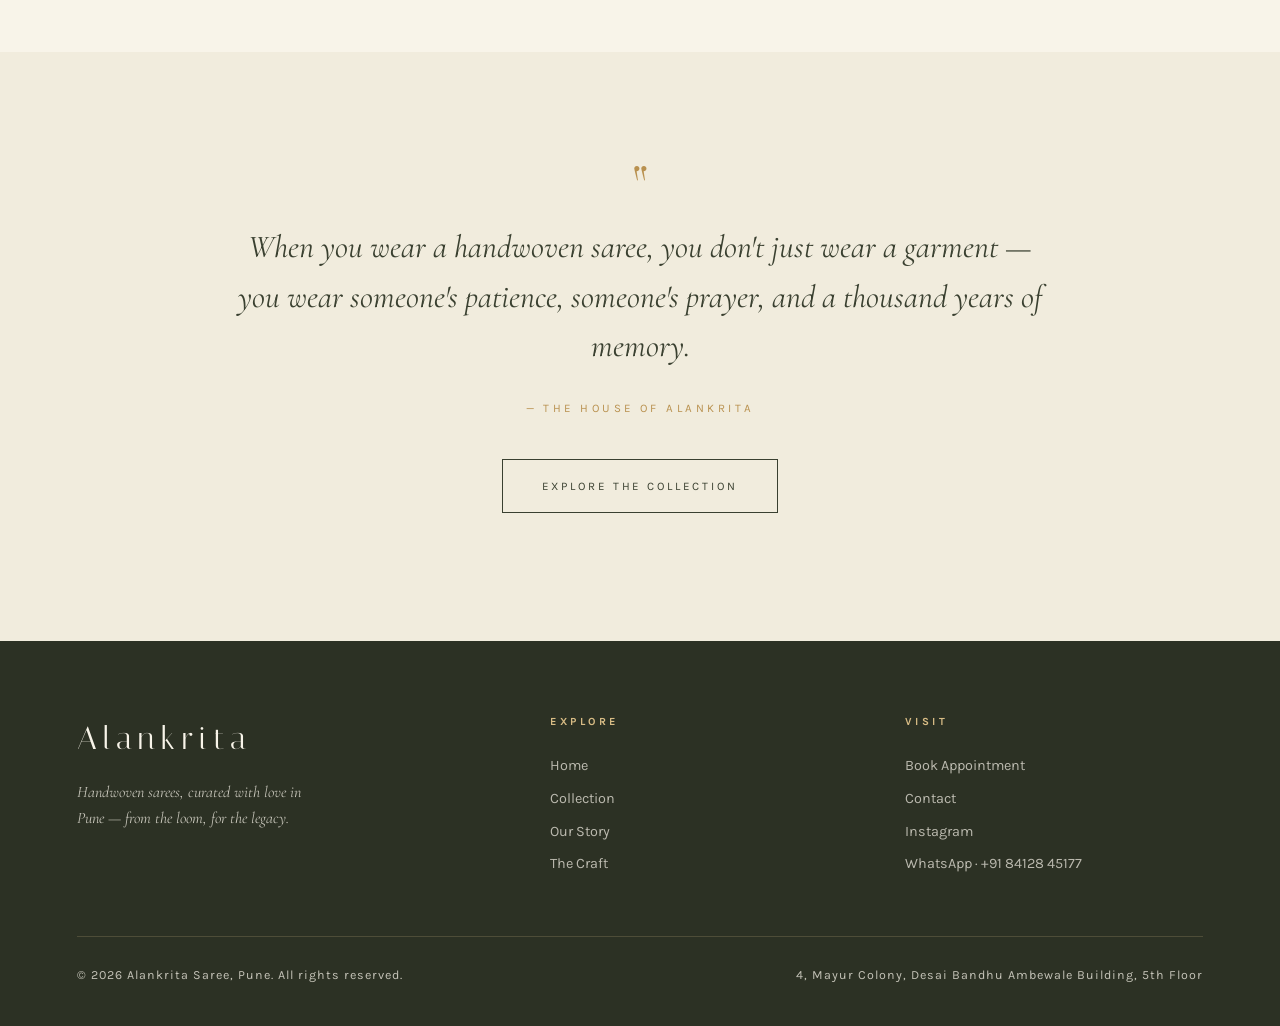
<file: story.html>
<!DOCTYPE html>
<html lang="en">
<head>
<script>document.documentElement.className='js';</script>
<meta charset="UTF-8">
<meta name="viewport" content="width=device-width, initial-scale=1.0, viewport-fit=cover">
<meta name="theme-color" content="#2C3124">
<title>Our Story — Alankrita Saree</title>
<link rel="preconnect" href="https://fonts.googleapis.com">
<link rel="preconnect" href="https://fonts.gstatic.com" crossorigin>
<link href="https://fonts.googleapis.com/css2?family=Italiana&family=Cormorant+Garamond:ital,wght@0,400;0,500;1,400;1,500&family=Karla:wght@300;400;500;600&display=swap" rel="stylesheet">
<link rel="stylesheet" href="styles.css">

<style>
  /* ===== Reveal keyframes ===== */
  @keyframes srRise{from{opacity:0;transform:translateY(42px)}to{opacity:1;transform:none}}
  @keyframes srLeft{from{opacity:0;transform:translateX(-52px)}to{opacity:1;transform:none}}
  @keyframes srRight{from{opacity:0;transform:translateX(52px)}to{opacity:1;transform:none}}

  /* ===== Path A: modern browsers — pure CSS scroll-driven reveal (NO JavaScript) ===== */
  @supports (animation-timeline: view()){
    @media (prefers-reduced-motion: no-preference){
      .page-head,
      #page-story > section{
        animation: srRise both;
        animation-timeline: view();
        animation-range: entry 8% cover 30%;
      }
      .sr-point.sr-left{ animation: srLeft both; animation-timeline: view(); animation-range: entry 0% cover 22%; }
      .sr-point.sr-right{ animation: srRight both; animation-timeline: view(); animation-range: entry 0% cover 22%; }
    }
  }

  /* ===== Path B: older browsers — JS adds .reveal-in. Hidden state lives ONLY here, so it never clashes with Path A ===== */
  @supports not (animation-timeline: view()){
    html.srjs .page-head[data-reveal],
    html.srjs #page-story > section[data-reveal],
    html.srjs .sr-point[data-reveal]{
      opacity:0; transform:translateY(42px);
      transition:opacity .9s cubic-bezier(.22,.61,.36,1),transform .9s cubic-bezier(.22,.61,.36,1);
    }
    html.srjs .sr-point.sr-left[data-reveal]{transform:translateX(-52px)}
    html.srjs .sr-point.sr-right[data-reveal]{transform:translateX(52px)}
    html.srjs [data-reveal].reveal-in{opacity:1 !important;transform:none !important}
    @media (prefers-reduced-motion: reduce){ html.srjs [data-reveal]{opacity:1 !important;transform:none !important} }
  }

  /* ===== Our Journey — alternating curved (zig-zag) timeline ===== */
  .sr-journey{position:relative;max-width:880px;margin:0 auto;padding:.5rem 0}
  .sr-spine{position:absolute;top:.5rem;bottom:.5rem;left:50%;width:2px;transform:translateX(-50%);background:linear-gradient(180deg,transparent,rgba(201,160,92,.6) 5%,rgba(201,160,92,.6) 95%,transparent);border-radius:2px}
  .sr-point{position:relative;width:50%;box-sizing:border-box;margin:1.4rem 0;padding:0 2.8rem}
  .sr-point.sr-left{margin-left:0;text-align:right}
  .sr-point.sr-right{margin-left:50%;text-align:left}
  .sr-node{position:absolute;top:.35rem;width:15px;height:15px;border-radius:50%;background:var(--gold,#C9A05C);box-shadow:0 0 0 6px rgba(201,160,92,.14),0 0 14px rgba(201,160,92,.55);z-index:3}
  .sr-point.sr-left .sr-node{right:-7.5px}
  .sr-point.sr-right .sr-node{left:-7.5px}
  .sr-point::before{content:'';position:absolute;top:.5rem;width:1.7rem;height:1.7rem;border-bottom:2px solid rgba(201,160,92,.5);z-index:2}
  .sr-point.sr-left::before{right:0;border-right:2px solid rgba(201,160,92,.5);border-radius:0 0 16px 0}
  .sr-point.sr-right::before{left:0;border-left:2px solid rgba(201,160,92,.5);border-radius:0 0 0 16px}
  .sr-card{display:inline-block;max-width:32ch;text-align:left}
  .sr-year{display:block;font-family:var(--body,'Karla',sans-serif);font-size:.6rem;letter-spacing:.3em;text-transform:uppercase;color:var(--gold,#C9A05C);margin-bottom:.45rem}
  .sr-card h3{font-family:var(--serif,'Cormorant Garamond',serif);font-weight:500;font-size:clamp(1.15rem,2.4vw,1.4rem);margin:0 0 .45rem;line-height:1.25}
  .sr-card p{font-family:var(--body,'Karla',sans-serif);font-size:.94rem;line-height:1.7;margin:0;opacity:.82}
  @media (max-width:680px){
    .sr-journey{max-width:none}
    .sr-spine{left:8px}
    .sr-point{width:100%;margin-left:0 !important;text-align:left !important;padding:0 0 0 2.6rem}
    .sr-point .sr-node{left:1px !important;right:auto !important}
    .sr-point::before{display:none}
    .sr-card{max-width:none;text-align:left}
  }
</style>
</head>
<body class="">

<nav id="nav">
  <a class="logo" href="index.html">Alankrita<span>saree · pune</span></a>
  <button class="burger" id="burger" aria-label="Menu"><span></span><span></span><span></span></button>
  <ul class="nav-links" id="navLinks">
    <li><a href="index.html">Home</a></li>
    <li><a href="collection.html">Collection</a></li>
    <li><a href="story.html" class="active">Our Story</a></li>
    <li><a href="craft.html">The Craft</a></li>
    <li><a href="appointment.html">Book Appointment</a></li>
    <li><a href="contact.html">Contact</a></li>
    <li><a href="socials.html">Our Socials</a></li>
  </ul>
</nav>

<main class="page active" id="page-story">
<div class="page-head">
    <p class="eyebrow">Our Story</p>
    <h2>Born in Pune, <em>woven</em> across India</h2>
    <p class="lede">A house built not on inventory, but on the hands that weave it.</p>
  </div>

  <section style="padding-top:1rem">
    <div class="story-grid">
      <div class="parallax-frame silk-panel" style="height:600px">
        <div class="saree-visual parallax-zoom" data-zoom>
          <div class="body" style="background:linear-gradient(165deg,#5A6147,#434A33 55%,#343A27)"></div>
          <div class="pleats"></div><div class="buti"></div><div class="sheen"></div>
          <div class="border" style="background:linear-gradient(180deg,#D8BC85,#B9914F)"></div>
        </div>
      </div>
      <div>
        <p class="dropcap">Alankrita — the Sanskrit word for “adorned” — began as one family's love affair with the handloom. What started as quiet trunk-shows for friends in Mayur Colony grew, drape by drape, into a Pune atelier trusted for weaves that are honest about where they come from.</p>
        <p>We travel to the loom clusters ourselves — Yeola and Paithan for Paithanis, Kanchipuram for temple-border silks, Varanasi for brocades, Chanderi for whisper-light cottons — and sit with weaver families whose looms have sung for generations. Every saree in our collection is chosen in person, never from a catalogue.</p>
        <p>For us, a saree is not stock. It is a promise: that the woman who wears it carries forward a craft, a livelihood, and a story older than any trend. When you drape an Alankrita, you carry a weaver's months of patience on your shoulder.</p>
        <div class="stat-row">
          <div class="stat"><div class="num">120+</div><div class="lbl">Weaver families</div></div>
          <div class="stat"><div class="num">6</div><div class="lbl">Weaving regions</div></div>
          <div class="stat"><div class="num">1</div><div class="lbl">Promise of purity</div></div>
        </div>
      </div>
    </div>
  </section>

  <div class="zari"></div>

  <!-- Invitation banner -->
  <section class="invite">
    <div class="invite-inner">
      <p class="sparkle">✨ Alankrita — Six Yards of Heritage. A Lifetime of Grace ✨</p>
      <div class="rule"></div>
      <p>Presenting a handpicked collection of pure silk and handloom sarees — woven with tradition, soaked in culture, and curated to perfection. Our brand is a humble tribute to the artisans who keep India's textile legacy alive.</p>
      <p>You are cordially invited to visit our boutique and witness our exclusive range of sarees that blends heritage with elegance. We await the chance to delight you with our artisanal treasures!</p>
      <div style="margin-top:2.4rem"><a class="btn solid" href="appointment.html">Book a Private Visit</a></div>
    </div>
  </section>

  <!-- What we stand for -->
  <section>
    <div style="text-align:center;max-width:680px;margin:0 auto 3.5rem">
      <p class="eyebrow">What we stand for</p>
      <h2>Three vows we <em>never</em> break</h2>
    </div>
    <div class="values">
      <div class="value"><div class="glyph">शुद्धता</div><h3>Purity First</h3><p>Only pure silk, pure cotton, and real zari. If a weave isn't what it claims to be, it never reaches our shelves.</p></div>
      <div class="value"><div class="glyph">कारागीर</div><h3>Artisan-Led</h3><p>We pay fairly and source directly, so the weaver's family — not a middleman — earns from their own loom.</p></div>
      <div class="value"><div class="glyph">वारसा</div><h3>Heritage Kept</h3><p>Every motif we sell carries a regional story. We keep these living traditions alive by putting them back into wardrobes.</p></div>
    </div>
  </section>

  <div class="zari"></div>

  <!-- A drape for every chapter (gallery) -->
  <section style="background:var(--ivory-soft)">
    <div style="text-align:center;max-width:680px;margin:0 auto">
      <p class="eyebrow">From our looms</p>
      <h2>A drape for every <em>chapter</em></h2>
      <p class="lede" style="margin-left:auto;margin-right:auto">Weddings, festivals, quiet Sundays — there is a saree in our story for each of yours.</p>
    </div>
    <div class="story-gallery">
      <div class="tile parallax-frame">
        <div class="saree-visual"><div class="body" style="background:linear-gradient(165deg,#9C2F2F,#7A1F1F 55%,#5C1616)"></div><div class="pleats"></div><div class="buti"></div><div class="sheen"></div><div class="border" style="background:linear-gradient(180deg,#D8BC85,#B9914F)"></div></div>
        <span class="cap">The Bridal Reds</span>
      </div>
      <div class="tile parallax-frame">
        <div class="saree-visual"><div class="body" style="background:linear-gradient(165deg,#2E4A5C,#1F3645 55%,#16242F)"></div><div class="pleats"></div><div class="buti"></div><div class="sheen"></div><div class="border" style="background:linear-gradient(180deg,#D8BC85,#B9914F)"></div></div>
        <span class="cap">The Peacock Blues</span>
      </div>
      <div class="tile parallax-frame">
        <div class="saree-visual"><div class="body" style="background:linear-gradient(165deg,#5A6147,#434A33 55%,#343A27)"></div><div class="pleats"></div><div class="buti"></div><div class="sheen"></div><div class="border" style="background:linear-gradient(180deg,#D8BC85,#B9914F)"></div></div>
        <span class="cap">The Festive Greens</span>
      </div>
      <div class="tile parallax-frame">
        <div class="saree-visual"><div class="body" style="background:linear-gradient(165deg,#D9CBB0,#C2B190 55%,#A9966F)"></div><div class="pleats"></div><div class="buti"></div><div class="sheen"></div><div class="border" style="background:linear-gradient(180deg,#8A6B3A,#6E5126)"></div></div>
        <span class="cap">The Everyday Ivories</span>
      </div>
    </div>
  </section>

  <div class="zari"></div>

  <!-- Journey timeline (alternating curved / zig-zag) -->
  <section>
    <div style="text-align:center;max-width:680px;margin:0 auto 3.2rem">
      <p class="eyebrow">Our journey</p>
      <h2>Drape by drape, <em>year</em> by year</h2>
      <p class="lede" style="margin-left:auto;margin-right:auto">Every milestone began with a weaver saying yes to us — and a patron saying yes to them.</p>
      <div style="margin-top:2rem"><a class="btn dark" href="craft.html">Discover the Craft →</a></div>
    </div>

    <div class="sr-journey">
      <div class="sr-spine" aria-hidden="true"></div>
      <div class="sr-point sr-left">
        <div class="sr-node" aria-hidden="true"></div>
        <div class="sr-card"><span class="sr-year">The Beginning</span><h3>A handful of trunk-shows</h3><p>It started in a living room in Mayur Colony — a few Paithanis, a few friends, and the conviction that handwoven deserved better than a dusty shelf.</p></div>
      </div>
      <div class="sr-point sr-right">
        <div class="sr-node" aria-hidden="true"></div>
        <div class="sr-card"><span class="sr-year">Going to the Source</span><h3>Walking into the loom clusters</h3><p>We stopped buying from agents and started travelling to Yeola, Paithan, Kanchipuram and Varanasi — choosing each weave at the loom that made it.</p></div>
      </div>
      <div class="sr-point sr-left">
        <div class="sr-node" aria-hidden="true"></div>
        <div class="sr-card"><span class="sr-year">The Atelier</span><h3>A home on the 5th floor</h3><p>Our Pune boutique opened its doors — a calm, unhurried space where patrons could drape, study the zari, and take their time.</p></div>
      </div>
      <div class="sr-point sr-right">
        <div class="sr-node" aria-hidden="true"></div>
        <div class="sr-card"><span class="sr-year">Today</span><h3>A growing family of patrons</h3><p>From bridal trousseaus to everyday elegance, Alankrita now dresses women across Maharashtra and beyond — each saree still chosen by hand.</p></div>
      </div>
    </div>
  </section>

  <!-- Closing quote -->
  <section style="background:var(--ivory-soft)">
    <div class="story-quote">
      <span class="mark">“</span>
      <p>When you wear a handwoven saree, you don't just wear a garment — you wear someone's patience, someone's prayer, and a thousand years of memory.</p>
      <p style="font-family:var(--body);font-style:normal;font-size:.72rem;letter-spacing:.3em;text-transform:uppercase;color:var(--gold);margin-top:1.8rem">— The House of Alankrita</p>
      <div style="margin-top:2.6rem"><a class="btn dark" href="collection.html">Explore the Collection</a></div>
    </div>
  </section>
</main>

<footer>
  <div class="foot-grid">
    <div>
      <div class="foot-logo">Alankrita</div>
      <p style="font-family:var(--serif);font-style:italic;max-width:32ch">Handwoven sarees, curated with love in Pune — from the loom, for the legacy.</p>
    </div>
    <div>
      <h4>Explore</h4>
      <a href="index.html">Home</a>
      <a href="collection.html">Collection</a>
      <a href="story.html">Our Story</a>
      <a href="craft.html">The Craft</a>
    </div>
    <div>
      <h4>Visit</h4>
      <a href="appointment.html">Book Appointment</a>
      <a href="contact.html">Contact</a>
      <a href="https://www.instagram.com/alankritasaree?igsh=ejkxY3gwem9jM3Mz" target="_blank" rel="noopener">Instagram</a>
      <a href="https://wa.me/918412845177" target="_blank" rel="noopener">WhatsApp · +91 84128 45177</a>
    </div>
  </div>
  <div class="foot-bottom">
    <span>© 2026 Alankrita Saree, Pune. All rights reserved.</span>
    <span>4, Mayur Colony, Desai Bandhu Ambewale Building, 5th Floor</span>
  </div>
</footer>

<a class="wa-float" href="https://wa.me/918412845177?text=Hello%20Alankrita%20Saree!" target="_blank" rel="noopener" aria-label="Chat on WhatsApp">
  <svg viewBox="0 0 24 24"><path d="M12 2a10 10 0 0 0-8.6 15.1L2 22l5-1.3A10 10 0 1 0 12 2zm5.5 14.1c-.2.7-1.3 1.3-1.9 1.4-.5.1-1.1.1-1.8-.1-.4-.1-1-.3-1.7-.6-2.9-1.3-4.8-4.2-5-4.4-.1-.2-1.2-1.6-1.2-3s.7-2.1 1-2.4c.2-.3.5-.3.7-.3h.5c.2 0 .4 0 .6.4.2.5.7 1.8.8 1.9.1.1.1.3 0 .5l-.4.6c-.1.2-.3.3-.1.6.2.3.8 1.3 1.7 2.1 1.2 1.1 2.2 1.4 2.5 1.5.3.1.5.1.7-.1l.8-1c.2-.3.4-.2.7-.1l1.9.9c.3.1.5.2.5.3.1.2.1.6-.1 1.2z"/></svg>
</a>

<script src="script.js"></script>

<!-- Fallback only: runs ONLY on browsers without CSS scroll-timeline -->
<script>
(function(){
  function supportsScrollTL(){
    try{ if(window.CSS && CSS.supports){ if(CSS.supports('animation-timeline','view()')) return true; if(CSS.supports('(animation-timeline: view())')) return true; } }catch(e){}
    return false;
  }
  if(supportsScrollTL()) return;               // modern browser → CSS handles the reveal
  if(!('IntersectionObserver' in window)) return;

  var blocks = [];
  function add(el){ if(el && blocks.indexOf(el)===-1) blocks.push(el); }
  add(document.querySelector('.page-head'));
  document.querySelectorAll('#page-story > section').forEach(add);
  document.querySelectorAll('.sr-point').forEach(add);
  if(!blocks.length) return;

  try{
    blocks.forEach(function(el){ el.setAttribute('data-reveal',''); });
    document.documentElement.classList.add('srjs');
    var io = new IntersectionObserver(function(entries){
      entries.forEach(function(e){ if(e.isIntersecting){ e.target.classList.add('reveal-in'); io.unobserve(e.target);} });
    }, { threshold:0.1, rootMargin:'0px 0px -8% 0px' });
    blocks.forEach(function(el){ io.observe(el); });
  }catch(err){ document.documentElement.classList.remove('srjs'); }
})();
</script>
</body>
</html>
</file>
<file: styles.css>
:root{
  --olive:#5A6147;
  --olive-deep:#3A4030;
  --olive-dark:#2C3124;
  --ivory:#F8F4E9;
  --ivory-soft:#F1ECDD;
  --gold:#B9914F;
  --gold-light:#D8BC85;
  --maroon:#702F2F;
  --ink:#23261C;
  --display:'Italiana',serif;
  --serif:'Cormorant Garamond',serif;
  --body:'Karla',sans-serif;
  --ease:cubic-bezier(.22,.8,.26,.99);
}
*{margin:0;padding:0;box-sizing:border-box}
html{scroll-behavior:smooth}
body{font-family:var(--body);background:var(--ivory);color:var(--ink);overflow-x:hidden;line-height:1.6}
::selection{background:var(--gold);color:#fff}

/* ---------- Zari divider motif ---------- */
.zari{height:14px;width:100%;background:
  repeating-linear-gradient(90deg,var(--gold) 0 2px,transparent 2px 10px),
  repeating-linear-gradient(90deg,transparent 0 5px,rgba(185,145,79,.45) 5px 6px,transparent 6px 10px);
  position:relative;opacity:.8}
.zari::before,.zari::after{content:'';position:absolute;left:0;right:0;height:1px;background:var(--gold)}
.zari::before{top:0}.zari::after{bottom:0}

/* ---------- Nav ---------- */
nav{position:fixed;top:0;left:0;right:0;z-index:100;display:flex;align-items:center;justify-content:space-between;
  padding:1.1rem 4vw;transition:background .5s var(--ease),box-shadow .5s,padding .4s}
nav.scrolled{background:rgba(248,244,233,.92);backdrop-filter:blur(14px);box-shadow:0 1px 0 rgba(185,145,79,.35);padding:.7rem 4vw}
.logo{font-family:var(--display);font-size:1.7rem;letter-spacing:.22em;text-transform:uppercase;color:var(--olive-deep);cursor:pointer;display:flex;align-items:baseline;gap:.5rem;transition:opacity .4s var(--ease),transform .4s var(--ease)}
.logo span{font-family:var(--serif);font-style:italic;font-size:.85rem;letter-spacing:.18em;color:var(--gold);text-transform:none}
/* the home hero photo already contains the brand logo, so hide the text logo until the user scrolls */
body.home-top .logo{opacity:0;transform:translateY(-6px);pointer-events:none}
/* keep nav links readable over the bright photo while at the top of home */
body.home-top nav:not(.scrolled) .nav-links a{color:#fff;text-shadow:0 1px 12px rgba(20,24,14,.55)}
body.home-top nav:not(.scrolled) .nav-links a.active{color:var(--gold-light)}
body.home-top nav:not(.scrolled) .burger span{background:#fff}
.burger.open span{background:var(--olive-deep)!important}
.nav-links{display:flex;gap:2.2rem;list-style:none}
.nav-links a{font-size:.72rem;letter-spacing:.24em;text-transform:uppercase;text-decoration:none;color:var(--ink);position:relative;padding:.3rem 0;cursor:pointer;transition:color .3s}
.nav-links a::after{content:'';position:absolute;left:0;bottom:0;width:0;height:1px;background:var(--gold);transition:width .4s var(--ease)}
.nav-links a:hover::after,.nav-links a.active::after{width:100%}
.nav-links a.active{color:var(--olive)}
.burger{display:none;flex-direction:column;gap:5px;cursor:pointer;background:none;border:none;padding:.4rem}
.burger span{width:26px;height:1.5px;background:var(--olive-deep);transition:.35s var(--ease)}
.burger.open span:nth-child(1){transform:translateY(6.5px) rotate(45deg)}
.burger.open span:nth-child(2){opacity:0}
.burger.open span:nth-child(3){transform:translateY(-6.5px) rotate(-45deg)}

/* ---------- Pages ---------- */
.page{display:block;min-height:100vh;animation:pageIn 1s var(--ease)}
.page.active{display:block}
@keyframes pageIn{from{opacity:0;transform:translateY(26px)}to{opacity:1;transform:none}}

/* ---------- Reveal ---------- */
/* content is visible by default; only hidden once JS confirms it can animate them back in */
.reveal{transition:opacity 1.1s var(--ease),transform 1.1s var(--ease)}
.js .reveal{opacity:0;transform:translateY(46px)}
.js .reveal.in{opacity:1;transform:none}
.reveal.d1{transition-delay:.12s}.reveal.d2{transition-delay:.24s}.reveal.d3{transition-delay:.36s}
.reveal.d4{transition-delay:.48s}.reveal.d5{transition-delay:.6s}
/* directional + scale reveals */
.js .reveal.from-left{transform:translateX(-60px)}
.js .reveal.from-right{transform:translateX(60px)}
.js .reveal.from-left.in,.js .reveal.from-right.in{transform:none}
.reveal.zoom{transition:opacity 1.2s var(--ease),transform 1.2s var(--ease)}
.js .reveal.zoom{transform:scale(.9)}
.js .reveal.zoom.in{transform:scale(1)}
.js .reveal.blur{filter:blur(10px)}
.js .reveal.blur.in{filter:blur(0)}
/* word-by-word line reveal */
.line-reveal{display:inline-block;overflow:hidden}
.line-reveal .w{display:inline-block;transition:opacity .8s var(--ease),transform .8s var(--ease)}
.js .line-reveal .w{opacity:0;transform:translateY(100%)}
.js .line-reveal.in .w{opacity:1;transform:none}
.line-reveal.in .w:nth-child(1){transition-delay:.05s}
.line-reveal.in .w:nth-child(2){transition-delay:.12s}
.line-reveal.in .w:nth-child(3){transition-delay:.19s}
.line-reveal.in .w:nth-child(4){transition-delay:.26s}
.line-reveal.in .w:nth-child(5){transition-delay:.33s}
.line-reveal.in .w:nth-child(6){transition-delay:.4s}
.line-reveal.in .w:nth-child(7){transition-delay:.47s}
.line-reveal.in .w:nth-child(8){transition-delay:.54s}
.line-reveal.in .w:nth-child(n+9){transition-delay:.6s}

/* ---------- Zoom parallax ---------- */
.parallax-frame{overflow:hidden;position:relative}
.parallax-zoom{transform:scale(1.18);transition:transform .1s linear;will-change:transform}
@media (prefers-reduced-motion:reduce){
  .parallax-zoom{transform:none!important}
  .reveal{transition:none;opacity:1;transform:none}
  *{animation-duration:.001s!important}
}

/* ---------- Image banner hero ---------- */
.img-hero{position:relative;width:100%;height:100vh;min-height:620px;max-height:920px;overflow:hidden;background:#E8E4DA;display:flex;align-items:flex-end}
.img-hero .img-zoom{position:absolute;inset:0;width:100%;height:100%;background-size:cover;background-position:center 28%;will-change:transform;transform-origin:center 38%;transition:transform .12s linear}
.img-hero .veil{position:absolute;inset:0;background:
  linear-gradient(90deg,rgba(34,38,26,.66) 0%,rgba(34,38,26,.30) 30%,transparent 52%),
  linear-gradient(0deg,rgba(34,38,26,.72) 0%,rgba(34,38,26,.20) 26%,transparent 46%);pointer-events:none}
.img-hero-content{position:relative;z-index:3;padding:0 6vw 7vh;max-width:600px;color:var(--ivory)}
.img-hero-content .hero-eyebrow{color:var(--gold-light);margin-bottom:1.1rem;animation:fadeUp 1.1s .3s var(--ease) backwards}
.img-hero-content h1{font-family:var(--display);font-size:clamp(2.6rem,6.2vw,5.4rem);letter-spacing:.06em;line-height:1.04;font-weight:400;text-shadow:0 4px 40px rgba(20,24,14,.5);animation:fadeUp 1.1s .5s var(--ease) backwards}
.img-hero-content h1 em{font-family:var(--serif);font-style:italic;color:var(--gold-light);letter-spacing:.02em}
.img-hero-content .hero-sub{font-family:var(--serif);font-style:italic;font-size:clamp(1rem,1.8vw,1.3rem);color:rgba(248,244,233,.94);margin-top:1.1rem;max-width:40ch;text-shadow:0 2px 20px rgba(20,24,14,.5);animation:fadeUp 1.1s .7s var(--ease) backwards}
.img-hero-content .hero-cta{margin-top:2.2rem;display:flex;gap:1rem;flex-wrap:wrap;animation:fadeUp 1.1s .9s var(--ease) backwards}
.img-hero .scroll-cue{position:absolute;bottom:1.8rem;right:6vw;color:var(--ivory);font-size:.6rem;letter-spacing:.4em;text-transform:uppercase;display:flex;align-items:center;gap:.7rem;z-index:3;opacity:.8}
.img-hero .scroll-cue::after{content:'';width:42px;height:1px;background:var(--gold-light);display:inline-block}
@media (max-width:760px){
  .img-hero{height:88svh;min-height:540px}
  .img-hero .img-zoom{background-position:40% 22%}
  .img-hero .veil{background:linear-gradient(0deg,rgba(34,38,26,.88) 0%,rgba(34,38,26,.5) 30%,rgba(34,38,26,.12) 55%,transparent 72%)}
  .img-hero-content{max-width:100%;padding:0 7vw calc(8vh + env(safe-area-inset-bottom))}
  .img-hero-content .hero-eyebrow{font-size:.62rem;letter-spacing:.32em;margin-bottom:.9rem}
  .img-hero-content h1{font-size:clamp(2.5rem,12vw,3.6rem);letter-spacing:.04em}
  .img-hero-content .hero-sub{font-size:1.02rem;margin-top:.9rem;max-width:34ch}
  .img-hero-content .hero-cta{margin-top:1.8rem;gap:.7rem;flex-direction:column;align-items:stretch}
  .img-hero-content .hero-cta .btn{justify-content:center;width:100%;padding:1.05rem 1.4rem;font-size:.7rem}
  .img-hero .scroll-cue{display:none}
}

/* ---------- Hero ---------- */
.hero{height:100vh;position:relative;display:flex;align-items:center;justify-content:center;overflow:hidden}
.hero-bg{position:absolute;inset:-8%;background:
  radial-gradient(ellipse 70% 90% at 70% 20%,rgba(185,145,79,.32),transparent 60%),
  radial-gradient(ellipse 60% 80% at 20% 85%,rgba(112,47,47,.25),transparent 55%),
  linear-gradient(160deg,var(--olive-dark),var(--olive-deep) 45%,#4A5138)}
.hero-weave{position:absolute;inset:0;opacity:.14;background:
  repeating-linear-gradient(90deg,transparent 0 22px,rgba(216,188,133,.5) 22px 23px),
  repeating-linear-gradient(0deg,transparent 0 22px,rgba(216,188,133,.35) 22px 23px)}
.hero-content{position:relative;text-align:center;color:var(--ivory);padding:0 1.5rem;z-index:2}
.hero-eyebrow{font-size:.72rem;letter-spacing:.5em;text-transform:uppercase;color:var(--gold-light);margin-bottom:1.6rem;animation:fadeUp 1.2s .3s var(--ease) backwards}
.hero h1{font-family:var(--display);font-size:clamp(3.4rem,10vw,8.5rem);letter-spacing:.08em;line-height:1.02;font-weight:400;animation:fadeUp 1.2s .55s var(--ease) backwards}
.hero h1 em{font-family:var(--serif);font-style:italic;color:var(--gold-light);letter-spacing:.02em}
.hero-sub{font-family:var(--serif);font-style:italic;font-size:clamp(1.05rem,2vw,1.4rem);color:rgba(248,244,233,.85);margin-top:1.5rem;animation:fadeUp 1.2s .8s var(--ease) backwards}
.hero-cta{margin-top:3rem;display:flex;gap:1.2rem;justify-content:center;flex-wrap:wrap;animation:fadeUp 1.2s 1.05s var(--ease) backwards}
.hero-scroll{position:absolute;bottom:2.2rem;left:50%;transform:translateX(-50%);color:var(--gold-light);font-size:.65rem;letter-spacing:.4em;text-transform:uppercase;display:flex;flex-direction:column;align-items:center;gap:.7rem;z-index:2}
.hero-scroll::after{content:'';width:1px;height:46px;background:linear-gradient(var(--gold-light),transparent);animation:drop 2.2s infinite}
@keyframes drop{0%{transform:scaleY(0);transform-origin:top}45%{transform:scaleY(1);transform-origin:top}55%{transform:scaleY(1);transform-origin:bottom}100%{transform:scaleY(0);transform-origin:bottom}}
@keyframes fadeUp{from{opacity:0;transform:translateY(34px)}to{opacity:1;transform:none}}
.hero-pallu{position:absolute;right:-6vw;top:8vh;width:34vw;max-width:480px;height:84vh;border:1px solid rgba(216,188,133,.35);border-radius:240px 240px 0 0;opacity:.5;z-index:1}
.hero-pallu::before{content:'';position:absolute;inset:14px;border:1px solid rgba(216,188,133,.22);border-radius:230px 230px 0 0}

/* ---------- Buttons ---------- */
.btn{display:inline-flex;align-items:center;gap:.7rem;font-family:var(--body);font-size:.72rem;letter-spacing:.26em;text-transform:uppercase;
  padding:1.05rem 2.4rem;border:1px solid var(--gold);color:var(--gold-light);background:transparent;cursor:pointer;text-decoration:none;
  position:relative;overflow:hidden;transition:color .45s var(--ease)}
.btn::before{content:'';position:absolute;inset:0;background:var(--gold);transform:scaleX(0);transform-origin:right;transition:transform .5s var(--ease);z-index:-1}
.btn:hover{color:var(--olive-dark)}
.btn:hover::before{transform:scaleX(1);transform-origin:left}
.btn.solid{background:var(--gold);color:var(--olive-dark)}
.btn.solid::before{background:var(--ivory)}
.btn.dark{border-color:var(--olive-deep);color:var(--olive-deep)}
.btn.dark::before{background:var(--olive-deep)}
.btn.dark:hover{color:var(--ivory)}
.btn:focus-visible{outline:2px solid var(--gold);outline-offset:3px}

/* ---------- Sections ---------- */
section{padding:7rem 6vw}
.eyebrow{font-size:.7rem;letter-spacing:.45em;text-transform:uppercase;color:var(--gold);margin-bottom:1.1rem}
h2{font-family:var(--display);font-size:clamp(2.4rem,5.5vw,4.6rem);font-weight:400;letter-spacing:.04em;line-height:1.08;color:var(--olive-deep)}
h2 em{font-family:var(--serif);font-style:italic;color:var(--maroon)}
.lede{font-family:var(--serif);font-size:1.25rem;font-style:italic;color:#5a5848;max-width:54ch;margin-top:1.4rem}

/* ---------- Home strips ---------- */
.intro-grid{display:grid;grid-template-columns:1.1fr .9fr;gap:5rem;align-items:center}
.silk-panel{height:520px;position:relative;border-radius:2px}
.marquee{background:var(--olive-deep);color:var(--gold-light);overflow:hidden;padding:1.1rem 0;white-space:nowrap}
.marquee-inner{display:inline-block;animation:scrollX 30s linear infinite;font-family:var(--serif);font-style:italic;font-size:1.1rem;letter-spacing:.12em}
.marquee-inner span{margin:0 2.6rem}
@keyframes scrollX{to{transform:translateX(-50%)}}
.feature-row{display:grid;grid-template-columns:repeat(3,1fr);gap:2.4rem;margin-top:4.5rem}
.feature{border-top:1px solid rgba(185,145,79,.45);padding-top:1.6rem}
.feature h3{font-family:var(--display);font-size:1.5rem;letter-spacing:.08em;margin-bottom:.6rem;color:var(--olive-deep)}
.feature p{font-size:.92rem;color:#5d5b4d}

/* ---------- Saree visuals (CSS silk) ---------- */
.saree-visual{position:relative;overflow:hidden;height:100%;width:100%;transition:transform 1.4s var(--ease)}
.saree-visual .body{position:absolute;inset:0}
.saree-visual .pleats{position:absolute;inset:0;background:repeating-linear-gradient(90deg,transparent 0 26px,rgba(255,255,255,.07) 26px 28px,rgba(0,0,0,.06) 28px 30px)}
.saree-visual .sheen{position:absolute;inset:0;background:linear-gradient(115deg,transparent 30%,rgba(255,255,255,.16) 48%,transparent 62%)}
.saree-visual .border{position:absolute;left:0;right:0;bottom:0;height:18%;border-top:2px solid rgba(255,255,255,.35)}
.saree-visual .border::before{content:'';position:absolute;inset:0;background:
  repeating-linear-gradient(90deg,rgba(255,255,255,.22) 0 3px,transparent 3px 14px),
  repeating-linear-gradient(0deg,transparent 0 6px,rgba(0,0,0,.08) 6px 7px)}
.saree-visual .buti{position:absolute;inset:0 0 18% 0;background-image:radial-gradient(circle 2.5px,rgba(255,255,255,.45) 100%,transparent 100%);background-size:64px 64px;background-position:16px 20px}

/* ---------- Collection ---------- */
.page-head{padding:9.5rem 6vw 3rem;text-align:center}
.page-head .lede{margin-left:auto;margin-right:auto}
.collection-grid{display:grid;grid-template-columns:repeat(auto-fill,minmax(300px,1fr));gap:2.6rem;padding:2rem 6vw 7rem}
.card{background:#fff;border:1px solid rgba(185,145,79,.25);transition:transform .7s var(--ease),box-shadow .7s var(--ease)}
.card:hover{transform:translateY(-10px);box-shadow:0 30px 60px -28px rgba(58,64,48,.45)}
.card-img{height:400px;overflow:hidden;position:relative}
.card:hover .saree-visual{transform:scale(1.07)}
.card-tag{position:absolute;top:1rem;left:1rem;background:rgba(248,244,233,.92);color:var(--olive-deep);font-size:.62rem;letter-spacing:.28em;text-transform:uppercase;padding:.45rem .9rem;z-index:3}
.card-body{padding:1.7rem 1.6rem 1.9rem}
.card-body h3{font-family:var(--display);font-size:1.55rem;letter-spacing:.06em;color:var(--olive-deep)}
.card-fabric{font-family:var(--serif);font-style:italic;color:#76745f;font-size:.98rem;margin:.3rem 0 1rem}
.card-foot{display:flex;align-items:center;justify-content:space-between;gap:1rem;flex-wrap:wrap}
.price{font-size:1.05rem;letter-spacing:.06em;color:var(--maroon);font-weight:600}
.buy-btn{font-size:.66rem;letter-spacing:.22em;text-transform:uppercase;padding:.8rem 1.5rem;border:1px solid var(--olive);color:var(--ivory);background:var(--olive);cursor:pointer;text-decoration:none;display:inline-flex;align-items:center;gap:.55rem;transition:background .4s,border-color .4s,transform .3s}
.buy-btn:hover{background:var(--olive-deep);border-color:var(--olive-deep);transform:translateY(-2px)}
.buy-btn svg{width:15px;height:15px;fill:currentColor}

/* ---------- Story / Craft ---------- */
.story-grid{display:grid;grid-template-columns:.9fr 1.1fr;gap:5rem;align-items:start}
.story-grid p{margin-bottom:1.3rem;color:#4d4b3e;font-size:1rem}
.dropcap::first-letter{font-family:var(--display);font-size:3.6rem;float:left;line-height:.85;margin:6px 12px 0 0;color:var(--maroon)}

/* invitation banner */
.invite{background:linear-gradient(160deg,var(--olive-dark),var(--olive-deep) 55%,#4A5138);color:var(--ivory);text-align:center;position:relative;overflow:hidden}
.invite::before{content:'';position:absolute;inset:0;opacity:.12;background:
  repeating-linear-gradient(90deg,transparent 0 24px,rgba(216,188,133,.5) 24px 25px),
  repeating-linear-gradient(0deg,transparent 0 24px,rgba(216,188,133,.3) 24px 25px)}
.invite-inner{position:relative;max-width:780px;margin:0 auto}
.invite .sparkle{font-family:var(--display);font-size:clamp(1.8rem,4vw,2.9rem);letter-spacing:.05em;line-height:1.25;color:var(--gold-light)}
.invite p{font-family:var(--serif);font-size:clamp(1.1rem,2.1vw,1.4rem);font-style:italic;color:rgba(248,244,233,.9);margin-top:1.8rem;line-height:1.7}
.invite .rule{width:70px;height:1px;background:var(--gold);margin:2.4rem auto}

/* story quote */
.story-quote{text-align:center;max-width:820px;margin:0 auto;padding:1rem 0}
.story-quote p{font-family:var(--serif);font-style:italic;font-size:clamp(1.4rem,3vw,2rem);line-height:1.55;color:var(--olive-deep)}
.story-quote .mark{font-family:var(--display);font-size:4rem;color:var(--gold);line-height:.4;display:block;margin-bottom:1rem}

/* story gallery */
.story-gallery{display:grid;grid-template-columns:repeat(4,1fr);gap:1.4rem;margin-top:3rem}
.story-gallery .tile{height:280px;position:relative;overflow:hidden;border-radius:2px}
.story-gallery .tile:nth-child(odd){margin-top:2.4rem}
.story-gallery .tile .saree-visual{transition:transform 1.2s var(--ease)}
.story-gallery .tile:hover .saree-visual{transform:scale(1.08)}
.story-gallery .cap{position:absolute;bottom:0;left:0;right:0;padding:.7rem .9rem;background:linear-gradient(transparent,rgba(44,49,36,.85));color:var(--ivory);font-family:var(--serif);font-style:italic;font-size:.92rem}

/* values row */
.values{display:grid;grid-template-columns:repeat(3,1fr);gap:2.6rem;margin-top:1rem}
.value{text-align:center;padding:2rem 1.4rem;border:1px solid rgba(185,145,79,.3);background:#fff;border-radius:2px;transition:transform .6s var(--ease),box-shadow .6s}
.value:hover{transform:translateY(-8px);box-shadow:0 26px 50px -28px rgba(58,64,48,.4)}
.value .glyph{font-family:var(--display);font-size:2rem;color:var(--gold);letter-spacing:.1em;margin-bottom:.8rem}
.value h3{font-family:var(--display);font-size:1.35rem;letter-spacing:.06em;color:var(--olive-deep);margin-bottom:.6rem}
.value p{font-size:.92rem;color:#5d5b4d;margin:0}

/* story timeline */
.timeline{margin-top:1rem;position:relative;padding-left:2.4rem}
.timeline::before{content:'';position:absolute;left:7px;top:6px;bottom:6px;width:1px;background:linear-gradient(var(--gold),rgba(185,145,79,.2))}
.tl-item{position:relative;padding:0 0 2.6rem .4rem}
.tl-item::before{content:'';position:absolute;left:-2.2rem;top:4px;width:13px;height:13px;border-radius:50%;background:var(--ivory);border:2px solid var(--gold)}
.tl-year{font-family:var(--serif);font-style:italic;font-size:1.25rem;color:var(--maroon)}
.tl-item h3{font-family:var(--display);font-size:1.4rem;letter-spacing:.05em;color:var(--olive-deep);margin:.2rem 0 .5rem}
.tl-item p{color:#54523f;font-size:.96rem;max-width:60ch;margin:0}

.stat-row{display:grid;grid-template-columns:repeat(3,1fr);gap:2rem;margin-top:3.5rem;border-top:1px solid rgba(185,145,79,.4);padding-top:2.4rem}
.stat .num{font-family:var(--display);font-size:2.8rem;color:var(--olive)}
.stat .lbl{font-size:.7rem;letter-spacing:.3em;text-transform:uppercase;color:#76745f}
.craft-steps{display:grid;gap:0;margin-top:4rem}
.step{display:grid;grid-template-columns:140px 1fr;gap:2.5rem;padding:2.6rem 0;border-top:1px solid rgba(185,145,79,.35);align-items:start}
.step:last-child{border-bottom:1px solid rgba(185,145,79,.35)}
.step-name{font-family:var(--serif);font-style:italic;font-size:1.3rem;color:var(--maroon)}
.step h3{font-family:var(--display);font-size:1.7rem;letter-spacing:.06em;color:var(--olive-deep);margin-bottom:.5rem}
.step p{color:#54523f;max-width:62ch}

/* ---------- Appointment ---------- */
.appt-wrap{display:grid;grid-template-columns:1fr 1fr;gap:4.5rem;align-items:start}
.calendar{background:var(--olive-deep);color:var(--ivory);padding:2.4rem;border-radius:3px;box-shadow:0 40px 80px -40px rgba(44,49,36,.6)}
.cal-head{display:flex;align-items:center;justify-content:space-between;margin-bottom:1.6rem}
.cal-head h3{font-family:var(--display);font-size:1.5rem;letter-spacing:.12em;font-weight:400}
.cal-nav{background:none;border:1px solid rgba(216,188,133,.5);color:var(--gold-light);width:38px;height:38px;cursor:pointer;font-size:1rem;transition:.3s;border-radius:2px}
.cal-nav:hover{background:var(--gold);color:var(--olive-dark)}
.cal-grid{display:grid;grid-template-columns:repeat(7,1fr);gap:6px;text-align:center}
.cal-dow{font-size:.62rem;letter-spacing:.18em;text-transform:uppercase;color:var(--gold-light);padding:.5rem 0}
.cal-day{aspect-ratio:1;display:flex;align-items:center;justify-content:center;font-size:.88rem;cursor:pointer;border:1px solid transparent;border-radius:2px;transition:.25s;background:rgba(248,244,233,.06)}
.cal-day:hover:not(.disabled):not(.empty){border-color:var(--gold);background:rgba(185,145,79,.2)}
.cal-day.selected{background:var(--gold);color:var(--olive-dark);font-weight:600}
.cal-day.disabled{opacity:.25;cursor:not-allowed;background:transparent}
.cal-day.empty{background:transparent;cursor:default}
.cal-day.today:not(.selected){border-color:rgba(216,188,133,.6)}
.slots{margin-top:1.8rem}
.slots-label{font-size:.66rem;letter-spacing:.3em;text-transform:uppercase;color:var(--gold-light);margin-bottom:.9rem}
.slot-grid{display:grid;grid-template-columns:repeat(3,1fr);gap:.6rem}
.slot{padding:.75rem .4rem;border:1px solid rgba(216,188,133,.4);background:transparent;color:var(--ivory);font-size:.8rem;cursor:pointer;transition:.25s;border-radius:2px;font-family:var(--body)}
.slot:hover{border-color:var(--gold);background:rgba(185,145,79,.18)}
.slot.selected{background:var(--gold);color:var(--olive-dark);font-weight:600;border-color:var(--gold)}
.appt-info h2{margin-bottom:1.2rem}
.appt-field{margin-top:2rem}
.appt-field label{display:block;font-size:.68rem;letter-spacing:.3em;text-transform:uppercase;color:#76745f;margin-bottom:.6rem}
.appt-field input{width:100%;padding:1rem 1.1rem;border:1px solid rgba(185,145,79,.45);background:#fff;font-family:var(--body);font-size:.95rem;color:var(--ink);border-radius:2px}
.appt-field input:focus{outline:none;border-color:var(--olive)}
.appt-summary{margin-top:1.8rem;padding:1.4rem 1.5rem;background:var(--ivory-soft);border-left:3px solid var(--gold);font-family:var(--serif);font-style:italic;font-size:1.05rem;color:#54523f;min-height:60px}
.appt-confirm{margin-top:1.8rem;width:100%;justify-content:center}
.appt-confirm[disabled]{opacity:.45;cursor:not-allowed;pointer-events:none}

/* ---------- Contact ---------- */
.contact-grid{display:grid;grid-template-columns:1.1fr .9fr;gap:5rem;align-items:start}
.contact-line{display:flex;gap:1.4rem;padding:1.8rem 0;border-bottom:1px solid rgba(185,145,79,.35);align-items:flex-start}
.contact-line .ic{font-family:var(--serif);font-style:italic;color:var(--gold);font-size:1rem;min-width:90px;letter-spacing:.08em}
.contact-line .val{color:#44432f;font-size:1rem;line-height:1.7}
.contact-line a{color:var(--olive);text-decoration:none;border-bottom:1px solid rgba(90,97,71,.4);transition:.3s}
.contact-line a:hover{color:var(--maroon);border-color:var(--maroon)}
.atelier-card{background:var(--olive-deep);color:var(--ivory);padding:3rem;border-radius:3px;position:relative;overflow:hidden}
.atelier-card::before{content:'';position:absolute;inset:0;opacity:.1;background:repeating-linear-gradient(45deg,transparent 0 18px,var(--gold-light) 18px 19px)}
.atelier-card h3{font-family:var(--display);font-size:2rem;letter-spacing:.1em;font-weight:400;margin-bottom:1.2rem;position:relative}
.atelier-card p{position:relative;color:rgba(248,244,233,.85);font-size:.95rem;margin-bottom:.7rem}
.hours{margin-top:1.6rem;position:relative}
.hours div{display:flex;justify-content:space-between;padding:.55rem 0;border-bottom:1px solid rgba(216,188,133,.25);font-size:.88rem}

/* ---------- Footer ---------- */
footer{background:var(--olive-dark);color:rgba(248,244,233,.75);padding:4.5rem 6vw 2.5rem}
.foot-grid{display:grid;grid-template-columns:1.4fr 1fr 1fr;gap:3.5rem;margin-bottom:3.5rem}
.foot-logo{font-family:var(--display);font-size:2rem;letter-spacing:.2em;color:var(--ivory);margin-bottom:1rem}
.foot-grid h4{font-size:.68rem;letter-spacing:.32em;text-transform:uppercase;color:var(--gold-light);margin-bottom:1.2rem}
.foot-grid a{display:block;color:rgba(248,244,233,.7);text-decoration:none;font-size:.9rem;padding:.3rem 0;cursor:pointer;transition:.3s}
.foot-grid a:hover{color:var(--gold-light);padding-left:.4rem}
.foot-bottom{border-top:1px solid rgba(216,188,133,.2);padding-top:1.8rem;display:flex;justify-content:space-between;gap:1rem;flex-wrap:wrap;font-size:.78rem;letter-spacing:.08em}

/* ---------- Floating WhatsApp ---------- */
.wa-float{position:fixed;bottom:1.6rem;right:1.6rem;z-index:90;width:54px;height:54px;border-radius:50%;background:var(--olive);display:flex;align-items:center;justify-content:center;box-shadow:0 12px 30px -8px rgba(44,49,36,.55);transition:transform .35s var(--ease),background .35s}
.wa-float:hover{transform:translateY(-4px) scale(1.06);background:var(--olive-deep)}
.wa-float svg{width:26px;height:26px;fill:var(--ivory)}

/* ---------- Responsive ---------- */
@media (max-width:980px){
  .intro-grid,.story-grid,.appt-wrap,.contact-grid{grid-template-columns:1fr;gap:3rem}
  .feature-row{grid-template-columns:1fr}
  .foot-grid{grid-template-columns:1fr 1fr}
  .hero-pallu{display:none}
  .story-gallery{grid-template-columns:repeat(2,1fr)}
  .values{grid-template-columns:1fr}
}
@media (max-width:760px){
  /* menu overlay: fully invisible when closed (visibility+opacity), no reliance on transform alone */
  .nav-links{position:fixed;top:0;left:0;right:0;bottom:0;width:100vw;height:100vh;height:100svh;
    background:var(--ivory);flex-direction:column;align-items:center;justify-content:center;gap:2.2rem;
    opacity:0;visibility:hidden;pointer-events:none;transform:translateY(-14px);
    transition:opacity .4s var(--ease),transform .4s var(--ease),visibility 0s linear .4s;z-index:98}
  .nav-links.open{opacity:1;visibility:visible;pointer-events:auto;transform:none;
    transition:opacity .45s var(--ease),transform .45s var(--ease),visibility 0s}
  .nav-links a{font-size:1.05rem;color:var(--ink)!important;text-shadow:none!important}
  .burger{display:flex;z-index:101;position:relative}
  /* no backdrop-filter on mobile nav: it breaks fixed-position children on Android Chrome */
  nav{padding:.9rem 5vw;background:transparent;backdrop-filter:none;-webkit-backdrop-filter:none;transition:background .4s,box-shadow .4s}
  nav.scrolled{background:rgba(248,244,233,.97);backdrop-filter:none;-webkit-backdrop-filter:none;box-shadow:0 1px 0 rgba(185,145,79,.35)}
  .logo{font-size:1.4rem;letter-spacing:.16em;position:relative;z-index:99}
  .logo span{display:none}
  section{padding:4.2rem 6vw}
  .page-head{padding:7.5rem 6vw 2rem}
  h2{font-size:clamp(2.1rem,8vw,3rem)}
  .lede{font-size:1.1rem}
  .step{grid-template-columns:1fr;gap:.6rem}
  .foot-grid{grid-template-columns:1fr}
  .slot-grid{grid-template-columns:repeat(2,1fr)}
  .story-gallery{grid-template-columns:1fr}
  .story-gallery .tile:nth-child(odd){margin-top:0}
  .collection-grid{grid-template-columns:1fr;gap:2rem;padding:1.5rem 6vw 5rem}
  .card-img{height:440px}
  .calendar{padding:1.6rem 1.3rem}
  .cal-day{font-size:.82rem}
  .appt-confirm,.card .buy-btn{min-height:48px}
  .wa-float{bottom:1.1rem;right:1.1rem}
  .marquee-inner{font-size:1rem}
  .invite{padding-left:7vw;padding-right:7vw}
  .contact-line{flex-direction:column;gap:.4rem}
  .contact-line .ic{min-width:0}
}
@media (max-width:380px){
  .img-hero-content h1{font-size:clamp(2.2rem,13vw,3rem)}
  .nav-links a{font-size:1rem}
}

/* hero image (multi-page) */
#heroImg{background-image:url('hero.jpeg')}

/* ---------- Collection filters ---------- */
.collection-filters{display:flex;flex-wrap:wrap;gap:1.8rem 2.6rem;justify-content:center;padding:0 6vw 1.4rem;max-width:1100px;margin:0 auto}
.filter-group{display:flex;align-items:center;gap:.9rem;flex-wrap:wrap}
.filter-label{font-size:.62rem;letter-spacing:.3em;text-transform:uppercase;color:var(--gold);white-space:nowrap}
.filter-chips{display:flex;gap:.5rem;flex-wrap:wrap}
.chip{font-family:var(--body);font-size:.72rem;letter-spacing:.08em;padding:.5rem 1rem;border:1px solid rgba(90,97,71,.35);background:transparent;color:#5d5b4d;cursor:pointer;border-radius:40px;transition:.3s}
.chip:hover{border-color:var(--olive);color:var(--olive-deep)}
.chip.active{background:var(--olive);border-color:var(--olive);color:var(--ivory)}
.collection-count{text-align:center;font-family:var(--serif);font-style:italic;color:#76745f;font-size:1rem;margin:.4rem 0 1.6rem}
.no-results{grid-column:1/-1;text-align:center;font-family:var(--serif);font-style:italic;font-size:1.2rem;color:#76745f;padding:3rem 0}

/* clickable card affordance */
.card{cursor:pointer}
.card-view{position:absolute;left:50%;bottom:1rem;transform:translateX(-50%) translateY(10px);background:rgba(248,244,233,.94);color:var(--olive-deep);font-size:.6rem;letter-spacing:.26em;text-transform:uppercase;padding:.55rem 1.1rem;border-radius:40px;opacity:0;transition:.4s var(--ease);z-index:3;pointer-events:none;white-space:nowrap}
.card:hover .card-view,.card:focus-visible .card-view{opacity:1;transform:translateX(-50%) translateY(0)}
.card:focus-visible{outline:2px solid var(--gold);outline-offset:3px}

/* ---------- Saree detail modal ---------- */
.modal{position:fixed;inset:0;z-index:200;display:none;align-items:center;justify-content:center;padding:5vh 5vw}
.modal.open{display:flex;animation:modalFade .35s var(--ease)}
@keyframes modalFade{from{opacity:0}to{opacity:1}}
.modal-backdrop{position:absolute;inset:0;background:rgba(28,31,20,.72);backdrop-filter:blur(4px);-webkit-backdrop-filter:blur(4px)}
.modal-card{position:relative;z-index:2;background:var(--ivory);width:min(920px,100%);max-height:90vh;overflow:auto;display:grid;grid-template-columns:1fr 1fr;border-radius:3px;box-shadow:0 50px 90px -30px rgba(20,24,14,.7);animation:modalUp .45s var(--ease)}
@keyframes modalUp{from{transform:translateY(26px);opacity:0}to{transform:none;opacity:1}}
.modal-close{position:absolute;top:.8rem;right:1rem;z-index:5;background:rgba(248,244,233,.85);border:none;width:40px;height:40px;border-radius:50%;font-size:1.6rem;line-height:1;color:var(--olive-deep);cursor:pointer;transition:.3s}
.modal-close:hover{background:var(--gold);color:#fff}
.modal-img{position:relative;min-height:440px}
.modal-img .saree-visual{position:absolute;inset:0}
.modal-tag{position:absolute;top:1rem;left:1rem;z-index:3;background:rgba(248,244,233,.92);color:var(--olive-deep);font-size:.6rem;letter-spacing:.26em;text-transform:uppercase;padding:.45rem .9rem}
.modal-info{padding:2.6rem 2.4rem;display:flex;flex-direction:column}
.modal-meta{font-size:.66rem;letter-spacing:.3em;text-transform:uppercase;color:var(--gold);margin-bottom:.6rem}
.modal-name{font-family:var(--display);font-size:2.1rem;letter-spacing:.04em;color:var(--olive-deep);line-height:1.1}
.modal-price{font-size:1.3rem;color:var(--maroon);font-weight:600;margin:.7rem 0 1.2rem}
.modal-desc{font-family:var(--serif);font-size:1.08rem;color:#54523f;line-height:1.6}
.modal-specs{display:flex;flex-direction:column;gap:.5rem;margin:1.6rem 0;border-top:1px solid rgba(185,145,79,.35);padding-top:1.4rem}
.modal-specs span{display:flex;gap:1rem;font-size:.92rem;color:#54523f}
.modal-specs b{min-width:92px;font-weight:600;color:var(--olive-deep);font-size:.66rem;letter-spacing:.18em;text-transform:uppercase;padding-top:.15rem}
.modal-buy{margin-top:auto;justify-content:center;gap:.6rem}
.modal-buy svg{width:16px;height:16px;fill:currentColor}
.modal-note{font-size:.78rem;color:#76745f;margin-top:.9rem;text-align:center}
@media (max-width:760px){
  .modal{padding:0}
  .modal-card{grid-template-columns:1fr;max-height:100vh;height:100vh;border-radius:0;width:100%}
  .modal-img{min-height:46vh}
  .modal-info{padding:1.8rem 1.5rem 2.4rem}
  .collection-filters{gap:1.2rem;flex-direction:column;align-items:stretch}
  .filter-group{flex-direction:column;align-items:flex-start;gap:.6rem}
}
</file>
